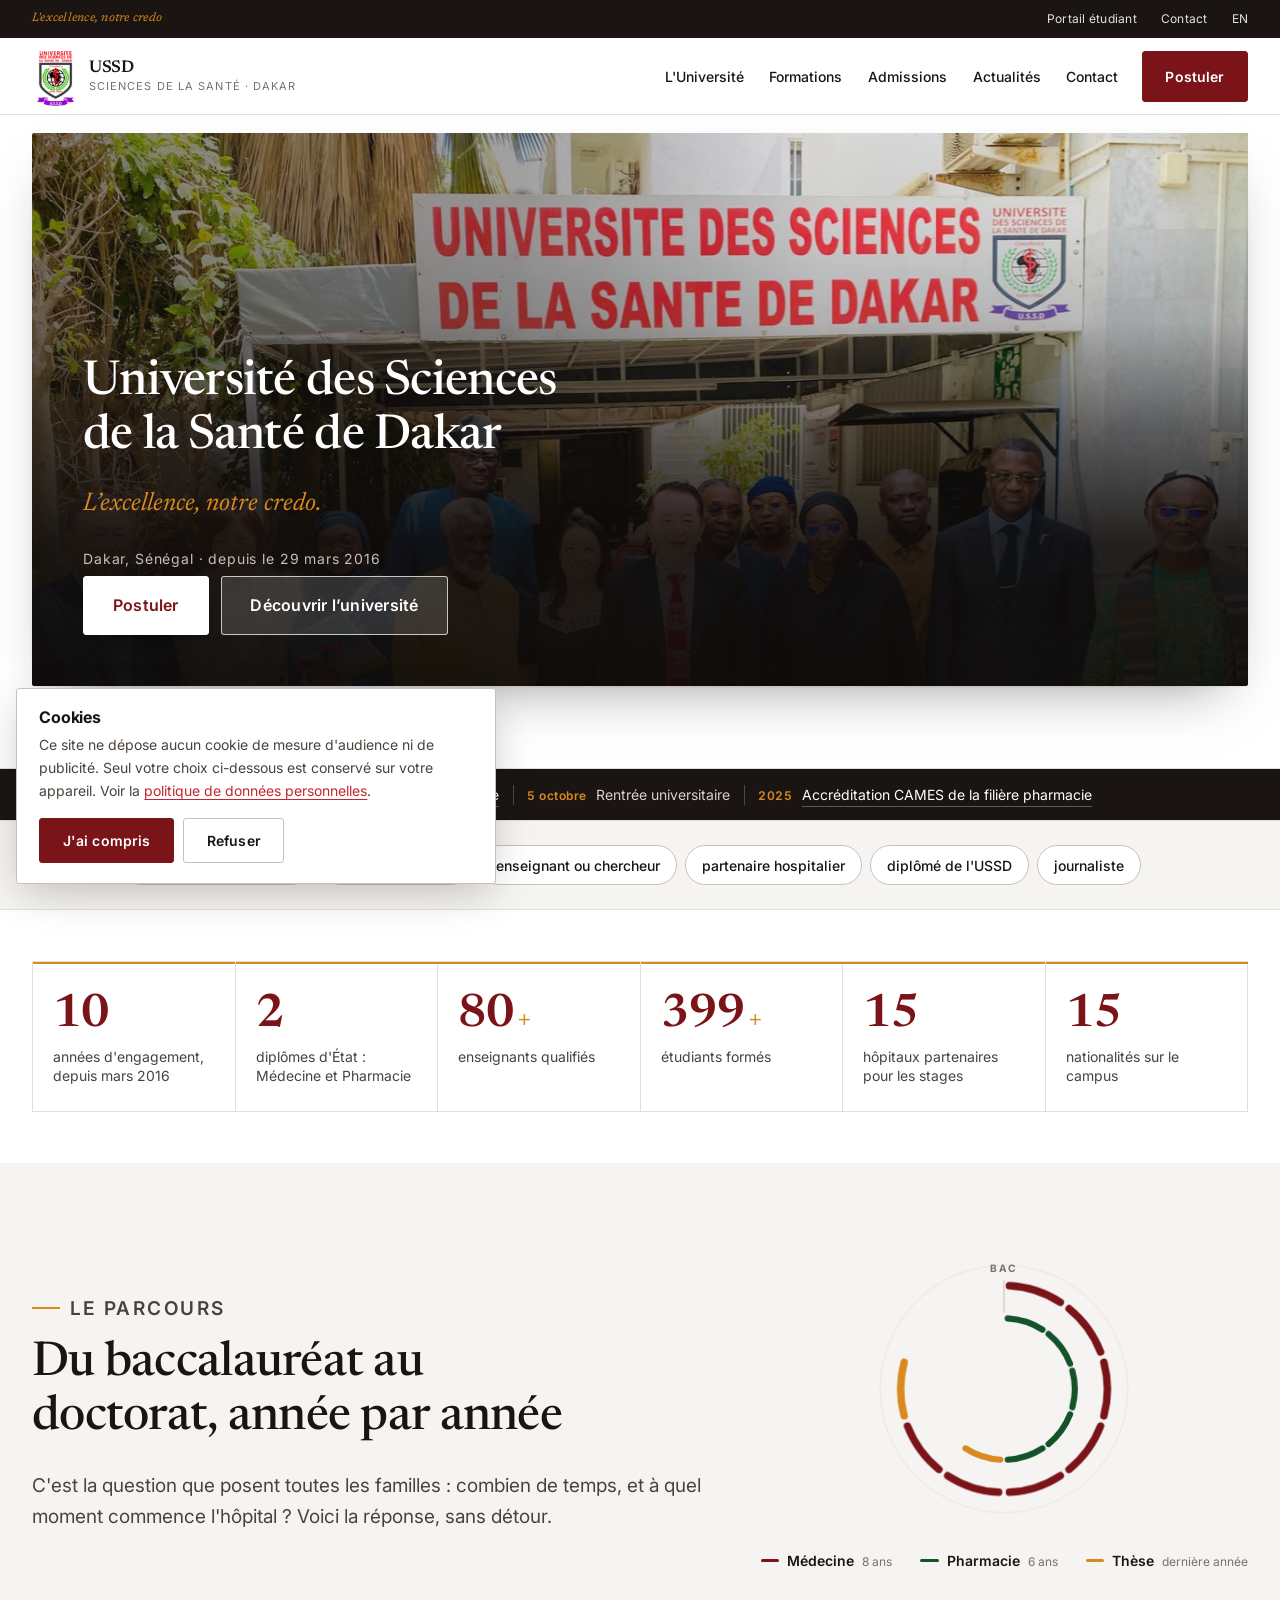
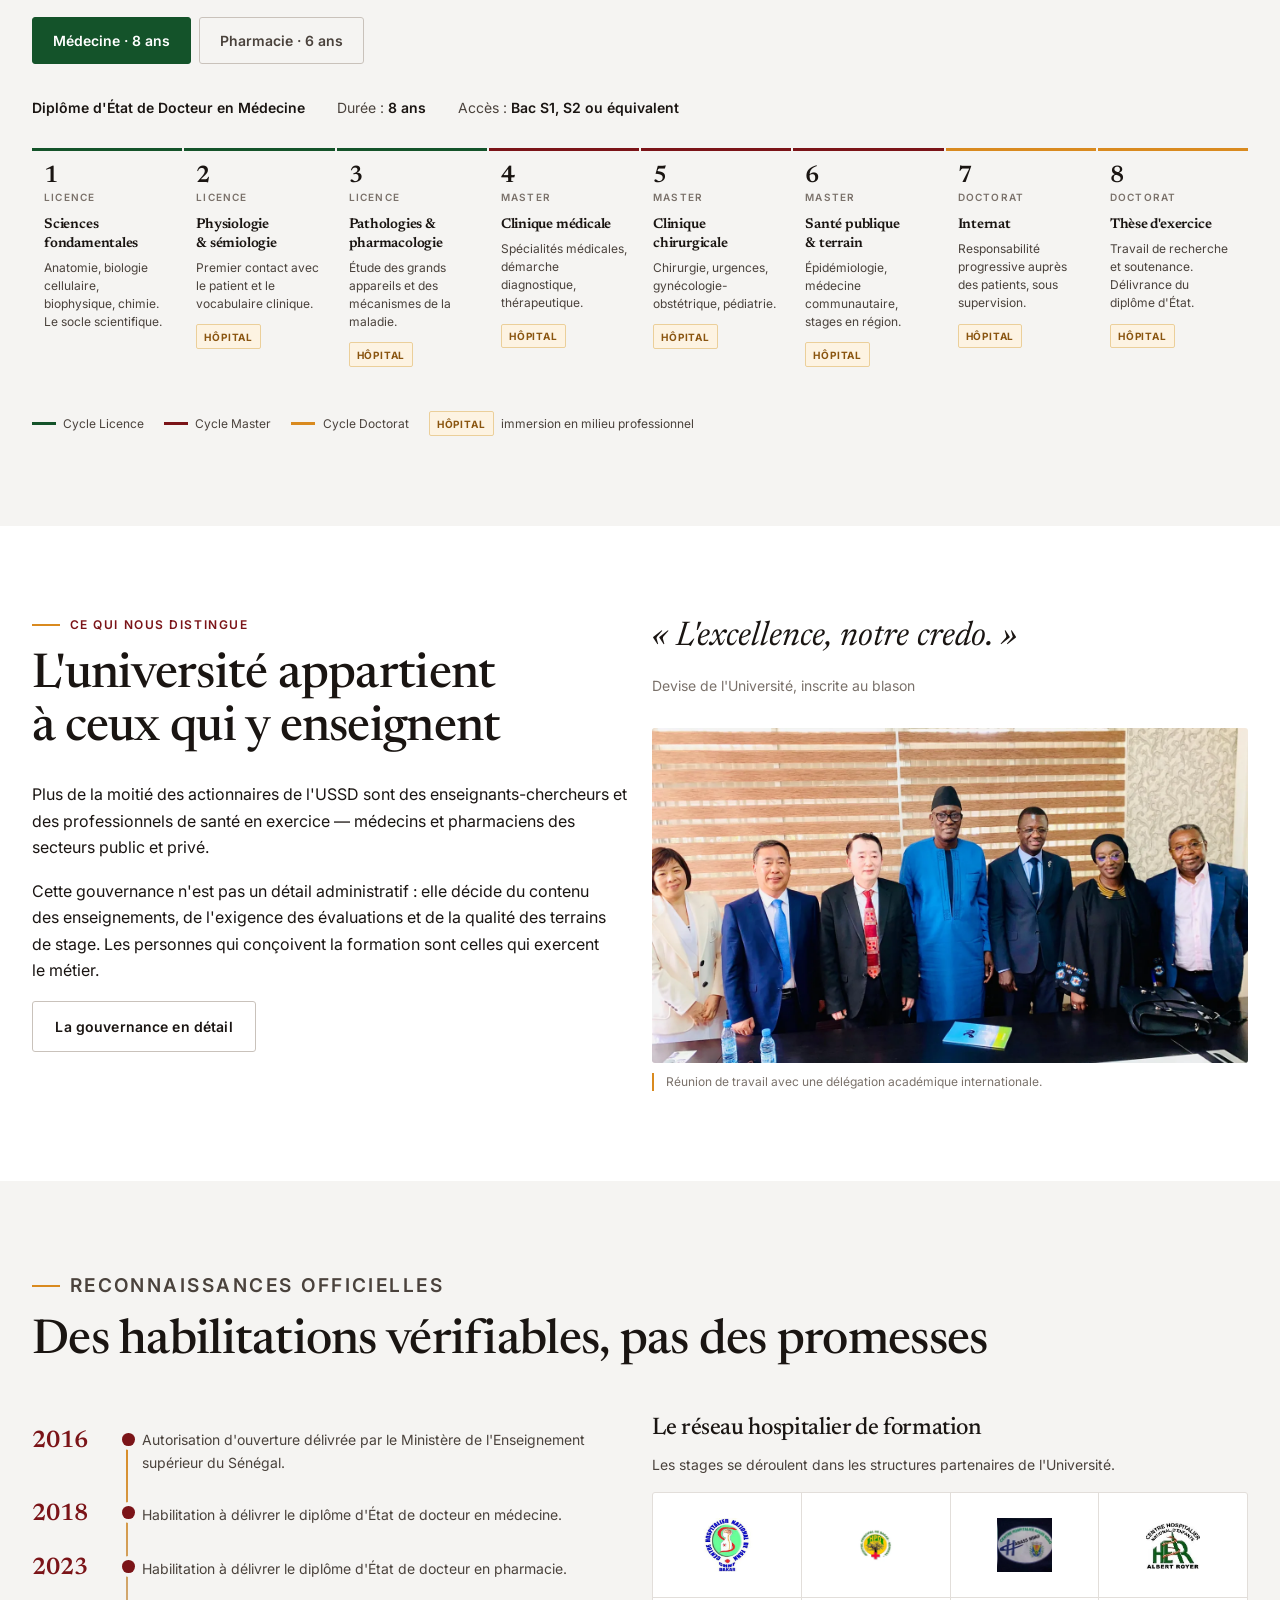
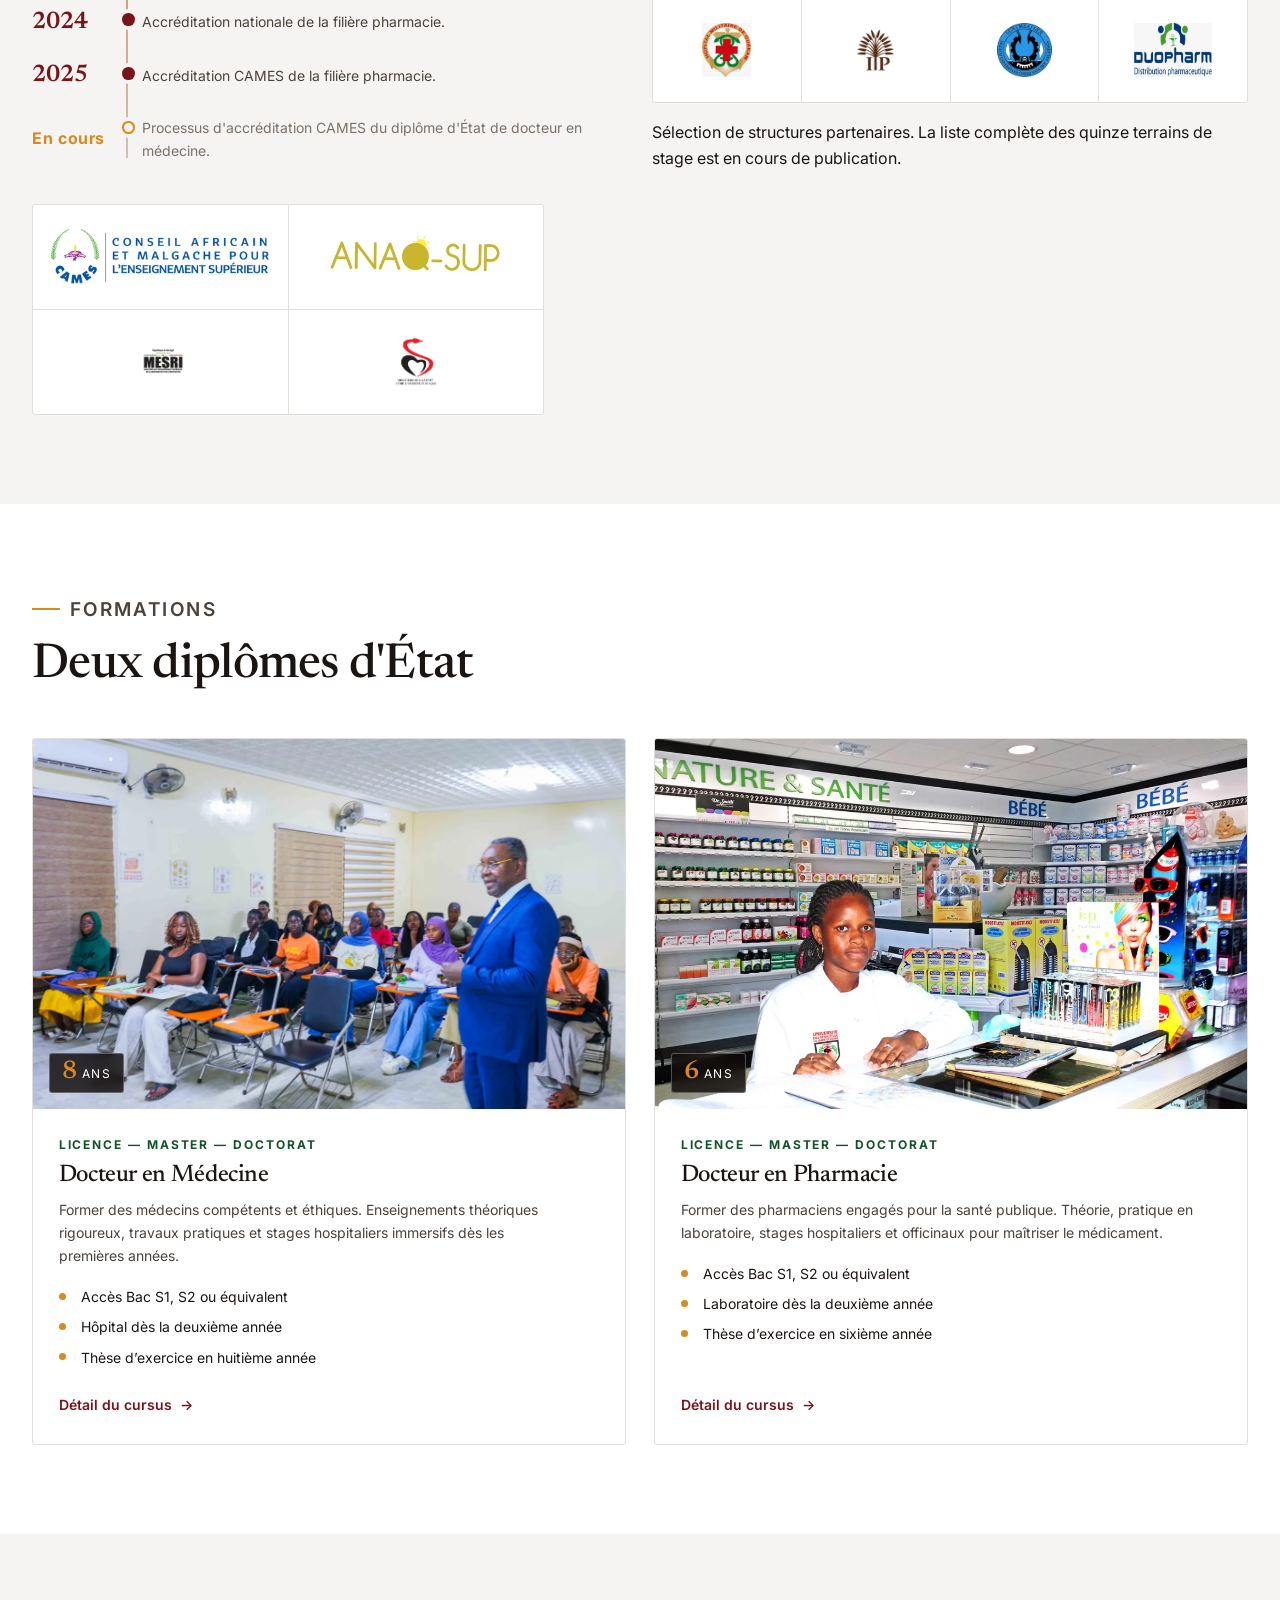
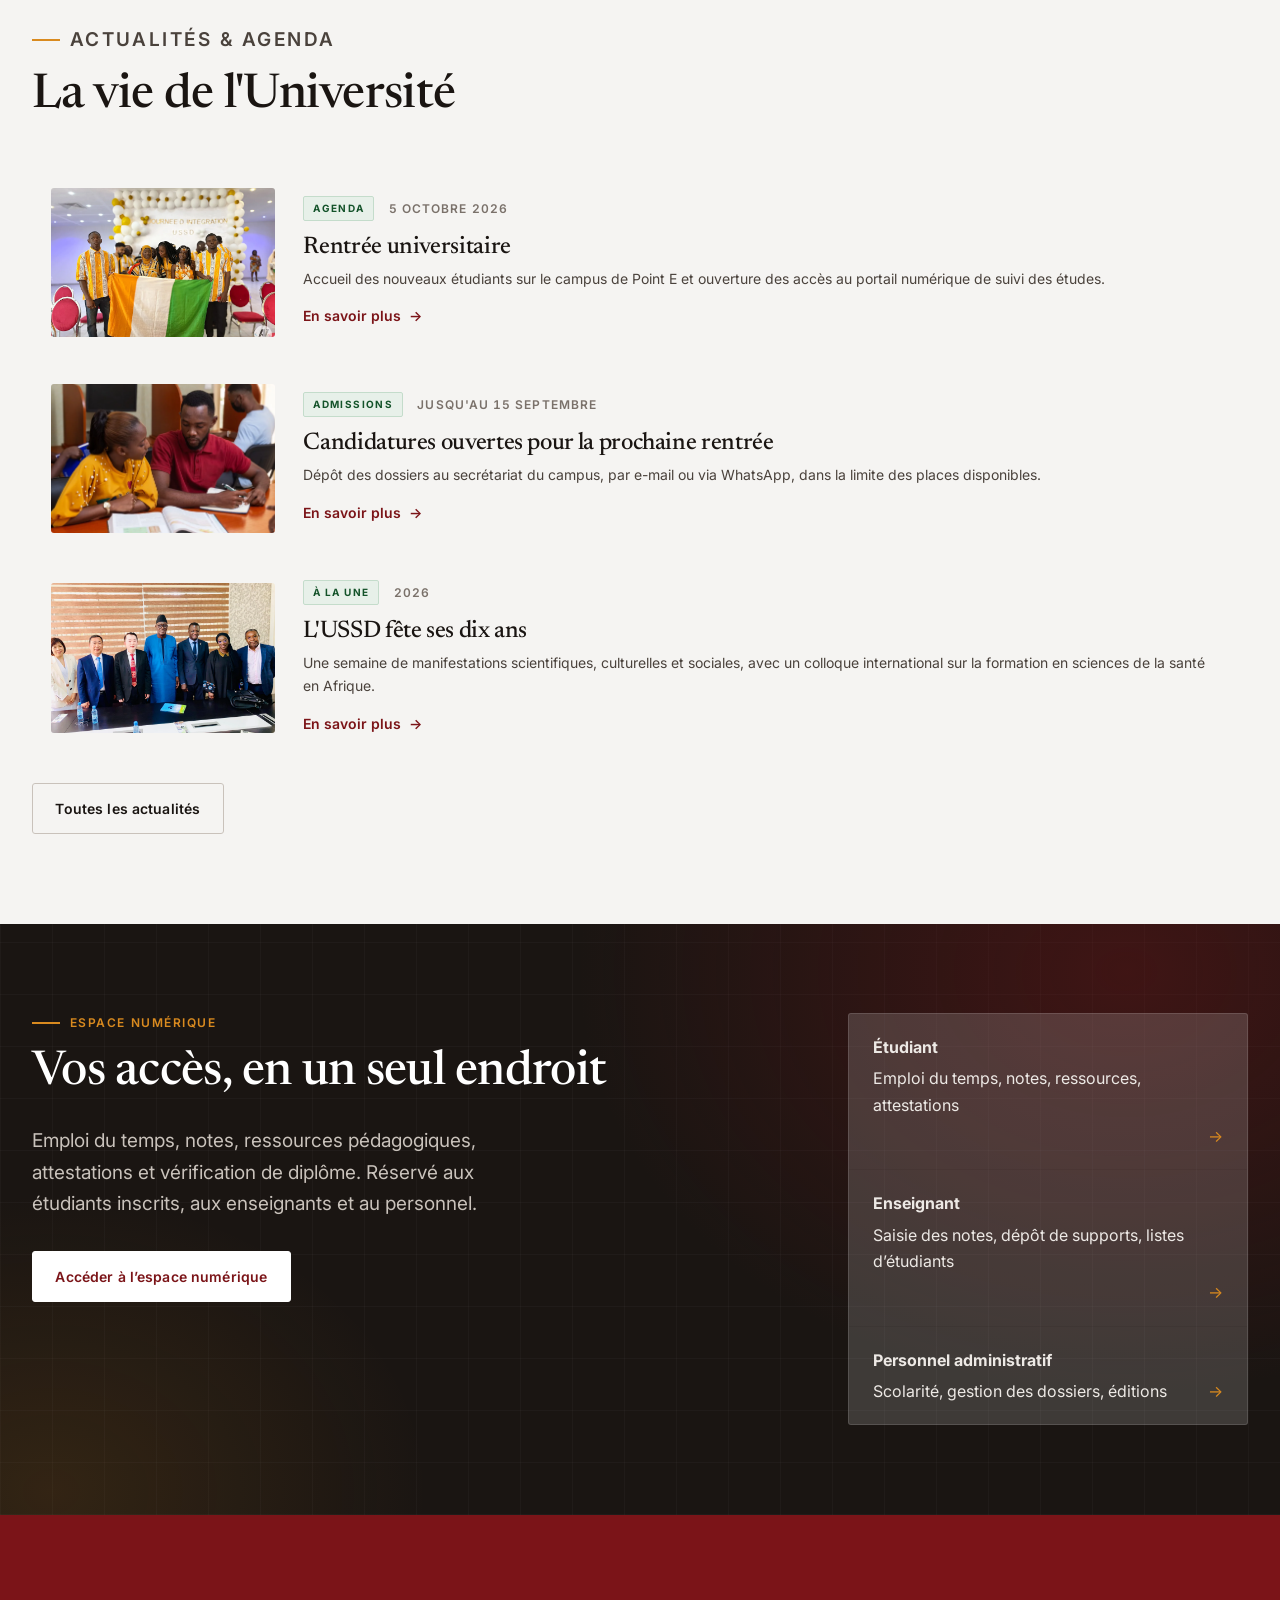
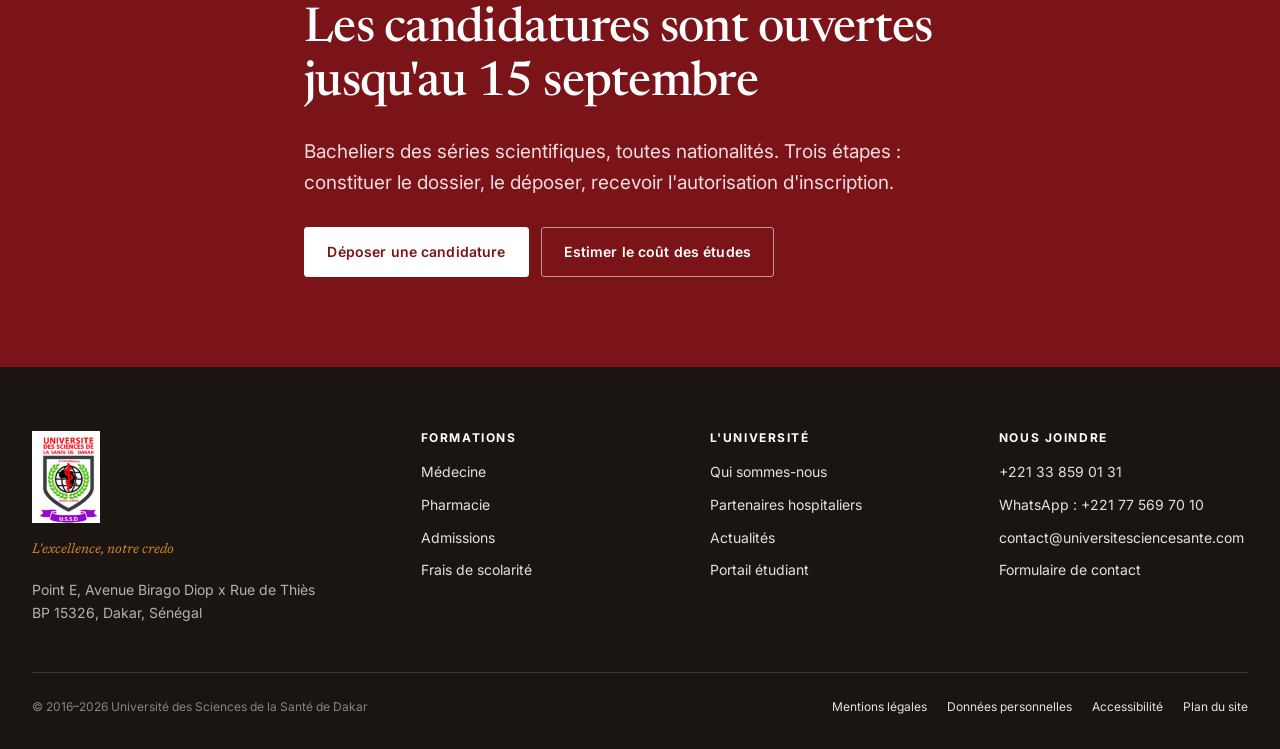
<file: index.html>
<!DOCTYPE html>
<html lang="fr">
<head>
<meta charset="utf-8">
<meta name="viewport" content="width=device-width, initial-scale=1">
<title>USSD — Université des Sciences de la Santé de Dakar | Médecine & Pharmacie</title>
<meta name="description" content="Université privée d'enseignement supérieur reconnue par l'État du Sénégal. Diplômes d'État de Docteur en Médecine (8 ans) et de Docteur en Pharmacie (6 ans). Candidatures ouvertes du 30 juin au 15 septembre.">
<meta name="robots" content="noindex, nofollow">  <!-- APERCU : retirer cette ligne pour la mise en ligne publique -->
<link rel="canonical" href="https://www.universitesciencesante.com/">
<meta property="og:type" content="website">
<meta property="og:locale" content="fr_SN">
<meta property="og:site_name" content="Université des Sciences de la Santé de Dakar">
<meta property="og:title" content="USSD — Former les médecins et pharmaciens dont l'Afrique de l'Ouest a besoin">
<meta property="og:description" content="Deux diplômes d'État, un corps enseignant de plus de 80 praticiens, 15 hôpitaux partenaires. Dakar, depuis 2016.">
<meta property="og:url" content="https://www.universitesciencesante.com/">
<meta name="twitter:card" content="summary_large_image">
<meta name="theme-color" content="#7B1418">
<link rel="icon" href="assets/img/logo-ussd.png">

<link rel="preconnect" href="https://fonts.googleapis.com">
<link rel="preconnect" href="https://fonts.gstatic.com" crossorigin>
<link rel="stylesheet" href="https://fonts.googleapis.com/css2?family=Inter:wght@400;500;600;700&family=Newsreader:ital,opsz,wght@0,6..72,400;0,6..72,500;0,6..72,600;1,6..72,400&display=swap">
<link rel="stylesheet" href="assets/css/ussd.css">
<link rel="preload" as="image" href="assets/img/photos/slide-1-1400.webp"
      imagesrcset="assets/img/photos/slide-1-900.webp 900w, assets/img/photos/slide-1-1400.webp 1400w, assets/img/photos/slide-1-1900.webp 1900w"
      imagesizes="(max-width: 78rem) 100vw, 76rem" fetchpriority="high">
<script defer src="assets/js/ussd.js"></script>

<script type="application/ld+json">
{
  "@context": "https://schema.org",
  "@type": "CollegeOrUniversity",
  "name": "Université des Sciences de la Santé de Dakar",
  "alternateName": "USSD",
  "slogan": "L'excellence, notre credo",
  "foundingDate": "2016-03-29",
  "url": "https://www.universitesciencesante.com/",
  "logo": "https://www.universitesciencesante.com/assets/img/logo-ussd.png",
  "email": "contact@universitesciencesante.com",
  "telephone": "+221338590131",
  "address": {
    "@type": "PostalAddress",
    "streetAddress": "Point E, Avenue Birago Diop x Rue de Thiès, BP 15326",
    "addressLocality": "Dakar",
    "addressCountry": "SN"
  },
  "hasCredential": [
    { "@type": "EducationalOccupationalCredential", "name": "Diplôme d'État de Docteur en Médecine", "credentialCategory": "degree" },
    { "@type": "EducationalOccupationalCredential", "name": "Diplôme d'État de Docteur en Pharmacie", "credentialCategory": "degree" }
  ]
}
</script>
</head>
<body>
<a class="skip-link" href="#contenu">Aller au contenu principal</a>

<div class="topbar">
  <div class="wrap">
    <span class="topbar__motto">L'excellence, notre credo</span>
    <a href="portail.html">Portail étudiant</a>
    <a href="contact.html">Contact</a>
    <a href="#" lang="en" hreflang="en" aria-label="Switch to English — coming soon">EN</a>
  </div>
</div>

<header class="masthead">
  <div class="wrap">
    <a class="brand" href="index.html">
      <img src="assets/img/logo-ussd.png" alt="" width="44" height="59">
      <span>
        <span class="brand__name">USSD</span>
        <span class="brand__sub">Sciences de la santé · Dakar</span>
      </span>
    </a>

    <button class="nav-toggle" type="button" aria-expanded="false" aria-controls="nav-principal">
      <span class="nav-toggle__text">Menu</span>
    </button>

    <nav class="nav" id="nav-principal" aria-label="Navigation principale">
      <ul>
        <li><a href="l-universite.html">L'Université</a></li>
        <li><a href="formations.html">Formations</a></li>
        <li><a href="admissions.html">Admissions</a></li>
        <li><a href="actualites.html">Actualités</a></li>
        <li><a href="contact.html">Contact</a></li>
      </ul>
    </nav>

    <a class="btn btn--primary" href="admissions.html#candidater">Postuler</a>
  </div>
</header>

<main id="contenu">

  <!-- Hero — piece institutionnelle en trois actes.
       ACTE 1 « Qui sommes-nous » : travelling avant lent, blason puis nom puis
         devise. Immersion.
       ACTE 2 « Ce que nous offrons » : travelling lateral, faits reveles en
         cascade. Demonstration.
       ACTE 3 « Quel avenir » : recul de camera, rythme ralenti, promesse puis
         appel a l'action, et tenue longue en fin de plan. Projection.
       Les trois voiles sont dimensionnes par mesure pour tenir le contraste AA
       dans la zone de texte propre a chaque acte : aucune animation ne passe
       jamais derriere un texte, seule l'image bouge, sous le voile. -->
  <section class="hero" id="diaporama" role="region"
           aria-roledescription="carrousel"
           aria-label="L&rsquo;Université des Sciences de la Santé de Dakar en trois temps">
    <div class="wrap">
      <div class="cine">
        <div class="cine__scene">

          <!-- ================= ACTE 1 — QUI SOMMES-NOUS ================= -->
          <article class="cine__slide cine__slide--1 is-active" data-duree="4500"
                   role="group" aria-roledescription="diapositive" aria-label="1 sur 3">
            <div class="cine__fond">
              <img src="assets/img/photos/slide-1-1400.webp"
                 srcset="assets/img/photos/slide-1-900.webp 900w,
                         assets/img/photos/slide-1-1400.webp 1400w,
                         assets/img/photos/slide-1-1900.webp 1900w"
                 sizes="(max-width: 78rem) 100vw, 76rem"
                 alt="" width="1400" height="788" fetchpriority="high" decoding="async">
            </div>
            <div class="cine__voile" aria-hidden="true"></div>
            <div class="cine__texte">
              <h1 class="cine__nom" style="--d:.15s">Université des Sciences<br>de la Santé de Dakar</h1>
              <p class="cine__credo" style="--d:.60s">L&rsquo;excellence, notre credo.</p>
              <p class="cine__pied" style="--d:1.00s">Dakar, Sénégal &middot; depuis le 29 mars 2016</p>
              <div class="cine__appel" style="--d:1.50s">
                <a class="btn btn--light" href="admissions.html#candidater">Postuler</a>
                <a class="btn btn--contour" href="l-universite.html">Découvrir l&rsquo;université</a>
              </div>
            </div>
          </article>

          <!-- ================= ACTE 2 — CE QUE NOUS OFFRONS ============== -->
          <article class="cine__slide cine__slide--2" data-duree="5000"
                   role="group" aria-roledescription="diapositive" aria-label="2 sur 3">
            <div class="cine__fond">
              <img src="assets/img/photos/slide-2-1400.webp"
                 srcset="assets/img/photos/slide-2-900.webp 900w,
                         assets/img/photos/slide-2-1400.webp 1400w,
                         assets/img/photos/slide-2-1900.webp 1900w"
                 sizes="(max-width: 78rem) 100vw, 76rem"
                 alt="" width="1400" height="788" loading="lazy" decoding="async">
            </div>
            <div class="cine__voile" aria-hidden="true"></div>
            <div class="cine__texte">
              <p class="cine__kicker" style="--d:.15s">Ce que nous offrons</p>
              <p class="cine__titre" style="--d:.40s">Deux diplômes d&rsquo;État.<br>L&rsquo;hôpital dès les premières années.</p>
              <ul class="cine__faits">
                <li style="--d:.90s"><b>8 ans</b><span>Docteur en Médecine</span></li>
                <li style="--d:1.12s"><b>6 ans</b><span>Docteur en Pharmacie</span></li>
                <li style="--d:1.34s"><b>80+</b><span>enseignants qualifiés</span></li>
                <li style="--d:1.56s"><b>15</b><span>hôpitaux partenaires</span></li>
                <li style="--d:1.78s"><b>2025</b><span>accréditation CAMES</span></li>
              </ul>
            </div>
          </article>

          <!-- ================= ACTE 3 — QUEL AVENIR ====================== -->
          <article class="cine__slide cine__slide--3" data-duree="5500"
                   role="group" aria-roledescription="diapositive" aria-label="3 sur 3">
            <div class="cine__fond">
              <img src="assets/img/photos/slide-3-1400.webp"
                 srcset="assets/img/photos/slide-3-900.webp 900w,
                         assets/img/photos/slide-3-1400.webp 1400w,
                         assets/img/photos/slide-3-1900.webp 1900w"
                 sizes="(max-width: 78rem) 100vw, 76rem"
                 alt="" width="1400" height="788" loading="lazy" decoding="async">
            </div>
            <div class="cine__voile" aria-hidden="true"></div>
            <div class="cine__texte">
              <p class="cine__kicker" style="--d:.20s">Votre avenir</p>
              <p class="cine__promesse" style="--d:.55s">Soigner demain<br>commence ici.</p>
              <p class="cine__appui" style="--d:1.05s">Médecine et pharmacie &mdash; deux diplômes d&rsquo;État, à Dakar.</p>
              <p class="cine__signature" style="--d:1.70s">L&rsquo;excellence, notre credo.</p>
              <div class="cine__appel" style="--d:2.20s">
                <a class="btn btn--light" href="admissions.html#candidater">Postuler</a>
                <a class="btn btn--contour" href="formations.html">Voir les cursus</a>
              </div>
              <p class="cine__pied" style="--d:2.60s">Rentrée le 5 octobre &middot; candidatures jusqu&rsquo;au 15 septembre</p>
            </div>
          </article>

        </div>

        <div class="cine__pilote">
          <!-- Obligatoire tant que le diaporama defile seul (WCAG 2.2.2).
               Invisible a la souris, revele des qu'il recoit le focus. -->
          <button type="button" class="diapo__arret" data-diapo="pause"
                  aria-label="Arrêter le défilement automatique">Arrêter le défilement</button>
          <div class="cine__jauge">
            <button type="button" class="pas is-active" data-vers="0" aria-label="Acte 1 sur 3 : qui sommes-nous" aria-current="true"><i></i></button>
            <button type="button" class="pas" data-vers="1" aria-label="Acte 2 sur 3 : ce que nous offrons" aria-current="false"><i></i></button>
            <button type="button" class="pas" data-vers="2" aria-label="Acte 3 sur 3 : quel avenir" aria-current="false"><i></i></button>
          </div>
        </div>

        <p id="diapo-vue" class="visually-hidden" aria-live="off">Acte 1 sur 3 : qui sommes-nous.</p>
      </div>
    </div>
  </section>

  <!-- Bandeau d'annonces daté (exigence n° 6 du brief : « bandeau d'actualités
       mis à jour en continu »). Trois faits datés maximum, le plus urgent en tête.
       À tenir à jour : une annonce périmée décrédibilise plus qu'elle n'informe. -->
  <aside class="annonces" aria-label="Annonces en cours">
    <div class="wrap annonces__row">
      <p class="annonces__label">À la une</p>
      <ul>
        <li>
          <time datetime="2026-09-15">Jusqu'au 15 sept.</time>
          <a href="admissions.html#candidater">Candidatures ouvertes pour la rentrée</a>
        </li>
        <li>
          <time datetime="2026-10-05">5 octobre</time>
          <span>Rentrée universitaire</span>
        </li>
        <li>
          <time datetime="2025">2025</time>
          <a href="#confiance-titre">Accréditation CAMES de la filière pharmacie</a>
        </li>
      </ul>
    </div>
  </aside>

  <!-- Sélecteur de parcours par profil : chaque persona à 2 clics de sa destination -->
  <section class="persona" aria-labelledby="persona-titre">
    <div class="wrap persona__row">
      <p class="persona__label" id="persona-titre">Je suis…</p>
      <ul class="persona__list">
        <li><a href="admissions.html">futur étudiant ou parent</a></li>
        <li><a href="portail.html">étudiant à l'USSD</a></li>
        <li><a href="l-universite.html#corps-enseignant">enseignant ou chercheur</a></li>
        <li><a href="l-universite.html#partenariats">partenaire hospitalier</a></li>
        <li><a href="l-universite.html#alumni">diplômé de l'USSD</a></li>
        <li><a href="contact.html#presse">journaliste</a></li>
      </ul>
    </div>
  </section>

  <!-- Chiffres clés : uniquement des données publiées par l'établissement -->
  <section class="band band--tight" aria-labelledby="chiffres-titre">
    <div class="wrap">
      <h2 class="visually-hidden" id="chiffres-titre">L'USSD en chiffres</h2>
      <div class="stats">
        <div class="stat" style="--i:0"><span class="stat__value" data-cible="10"><span class="stat__num" aria-hidden="true">0</span><span class="visually-hidden">10</span></span><span class="stat__label">années d'engagement, depuis mars 2016</span></div>
        <div class="stat" style="--i:1"><span class="stat__value" data-cible="2"><span class="stat__num" aria-hidden="true">0</span><span class="visually-hidden">2</span></span><span class="stat__label">diplômes d'État : Médecine et Pharmacie</span></div>
        <div class="stat" style="--i:2"><span class="stat__value" data-cible="80"><span class="stat__num" aria-hidden="true">0</span><i class="stat__plus" aria-hidden="true">+</i><span class="visually-hidden">plus de 80</span></span><span class="stat__label">enseignants qualifiés</span></div>
        <div class="stat" style="--i:3"><span class="stat__value" data-cible="400"><span class="stat__num" aria-hidden="true">0</span><i class="stat__plus" aria-hidden="true">+</i><span class="visually-hidden">plus de 400</span></span><span class="stat__label">étudiants formés</span></div>
        <div class="stat" style="--i:4"><span class="stat__value" data-cible="15"><span class="stat__num" aria-hidden="true">0</span><span class="visually-hidden">15</span></span><span class="stat__label">hôpitaux partenaires pour les stages</span></div>
        <div class="stat" style="--i:5"><span class="stat__value" data-cible="15"><span class="stat__num" aria-hidden="true">0</span><span class="visually-hidden">15</span></span><span class="stat__label">nationalités sur le campus</span></div>
      </div>
    </div>
  </section>

  <!-- ================= SIGNATURE : LE PARCOURS ================= -->
  <section class="band band--mist" aria-labelledby="parcours-titre">
    <div class="wrap">
      <div class="parcours-tete">
        <div class="section-head" style="margin-bottom:0">
          <p class="eyebrow">Le parcours</p>
        <h2 id="parcours-titre">Du baccalauréat au doctorat, année par année</h2>
        <p>
          C'est la question que posent toutes les familles : combien de temps, et à quel moment
          commence l'hôpital&nbsp;? Voici la réponse, sans détour.
        </p>
        </div>
      <div class="hero__objet reveal">
        <svg class="cursus" viewBox="0 0 400 400" role="img"
             aria-labelledby="cursus-titre cursus-desc">
          <title id="cursus-titre">Les deux cursus de l&rsquo;USSD</title>
          <desc id="cursus-desc">Deux arcs concentriques. L&rsquo;arc extérieur compte huit
            segments, un par année du diplôme d&rsquo;État de docteur en médecine. L&rsquo;arc
            intérieur en compte six, un par année du diplôme d&rsquo;État de docteur en
            pharmacie. Les deux arcs partent du haut du cadran, au baccalauréat. Le dernier segment de chaque arc marque l&rsquo;année de thèse.</desc>

          <circle class="cadre" cx="200" cy="200" r="182"/>

          <!-- Origine commune : le baccalaureat, en haut du cadran. -->
          <line class="origine" x1="200" y1="40" x2="200" y2="88"/>
          <text class="origine-txt" x="200" y="28">BAC</text>

          <!-- medecine : 8 ans -->
          <path class="arc arc--medecine" style="--i:0" d="M 207.96 48.21 A 152.0 152.0 0 0 1 282.79 72.52"/>
          <path class="arc arc--medecine" style="--i:1" d="M 295.66 81.87 A 152.0 152.0 0 0 1 341.90 145.53"/>
          <path class="arc arc--medecine" style="--i:2" d="M 346.82 160.66 A 152.0 152.0 0 0 1 346.82 239.34"/>
          <path class="arc arc--medecine" style="--i:3" d="M 341.90 254.47 A 152.0 152.0 0 0 1 295.66 318.13"/>
          <path class="arc arc--medecine" style="--i:4" d="M 282.79 327.48 A 152.0 152.0 0 0 1 207.96 351.79"/>
          <path class="arc arc--medecine" style="--i:5" d="M 192.04 351.79 A 152.0 152.0 0 0 1 117.21 327.48"/>
          <path class="arc arc--medecine" style="--i:6" d="M 104.34 318.13 A 152.0 152.0 0 0 1 58.10 254.47"/>
          <path class="arc arc--medecine is-diplome" style="--i:7" d="M 53.18 239.34 A 152.0 152.0 0 0 1 53.18 160.66"/>

          <!-- pharmacie : 6 ans -->
          <path class="arc arc--pharmacie" style="--i:1" d="M 205.44 96.14 A 104.0 104.0 0 0 1 256.64 112.78"/>
          <path class="arc arc--pharmacie" style="--i:2" d="M 265.45 119.18 A 104.0 104.0 0 0 1 297.09 162.73"/>
          <path class="arc arc--pharmacie" style="--i:3" d="M 300.46 173.08 A 104.0 104.0 0 0 1 300.46 226.92"/>
          <path class="arc arc--pharmacie" style="--i:4" d="M 297.09 237.27 A 104.0 104.0 0 0 1 265.45 280.82"/>
          <path class="arc arc--pharmacie" style="--i:5" d="M 256.64 287.22 A 104.0 104.0 0 0 1 205.44 303.86"/>
          <path class="arc arc--pharmacie is-diplome" style="--i:6" d="M 194.56 303.86 A 104.0 104.0 0 0 1 143.36 287.22"/>
        </svg>

        <ul class="cursus-legende">
          <li><i class="chip chip--medecine"></i><b>Médecine</b><span>8 ans</span></li>
          <li><i class="chip chip--pharmacie"></i><b>Pharmacie</b><span>6 ans</span></li>
          <li><i class="chip chip--diplome"></i><b>Thèse</b><span>dernière année</span></li>
        </ul>
      </div>
      </div>

      <div class="tabs" role="tablist" data-tabs="parcours" aria-label="Choisir un cursus">
        <button class="tab" role="tab" id="tab-medecine" aria-controls="panneau-medecine" aria-selected="true" type="button">Médecine · 8 ans</button>
        <button class="tab" role="tab" id="tab-pharmacie" aria-controls="panneau-pharmacie" aria-selected="false" tabindex="-1" type="button">Pharmacie · 6 ans</button>
      </div>

      <!-- CONTENU À VALIDER par la direction pédagogique : la répartition par année
           ci-dessous suit l'architecture LMD annoncée. Les intitulés précis de chaque
           année doivent être confirmés avant mise en ligne. -->
      <div class="parcours" role="tabpanel" id="panneau-medecine" aria-labelledby="tab-medecine" tabindex="0">
        <div class="parcours__meta">
          <span><b>Diplôme d'État de Docteur en Médecine</b></span>
          <span>Durée&nbsp;: <b>8 ans</b></span>
          <span>Accès&nbsp;: <b>Bac S1, S2 ou équivalent</b></span>
        </div>
        <ol class="ladder" style="--years:8">
          <li class="year" data-cycle="1" style="--i:0"><span class="year__n">1<small>Licence</small></span><h3 class="year__title">Sciences fondamentales</h3><p class="year__desc">Anatomie, biologie cellulaire, biophysique, chimie. Le socle scientifique.</p></li>
          <li class="year" data-cycle="1" style="--i:1"><span class="year__n">2<small>Licence</small></span><h3 class="year__title">Physiologie &amp; sémiologie</h3><p class="year__desc">Premier contact avec le patient et le vocabulaire clinique.</p><span class="year__flag">Hôpital</span></li>
          <li class="year" data-cycle="1" style="--i:2"><span class="year__n">3<small>Licence</small></span><h3 class="year__title">Pathologies &amp; pharmacologie</h3><p class="year__desc">Étude des grands appareils et des mécanismes de la maladie.</p><span class="year__flag">Hôpital</span></li>
          <li class="year" data-cycle="2" style="--i:3"><span class="year__n">4<small>Master</small></span><h3 class="year__title">Clinique médicale</h3><p class="year__desc">Spécialités médicales, démarche diagnostique, thérapeutique.</p><span class="year__flag">Hôpital</span></li>
          <li class="year" data-cycle="2" style="--i:4"><span class="year__n">5<small>Master</small></span><h3 class="year__title">Clinique chirurgicale</h3><p class="year__desc">Chirurgie, urgences, gynécologie-obstétrique, pédiatrie.</p><span class="year__flag">Hôpital</span></li>
          <li class="year" data-cycle="2" style="--i:5"><span class="year__n">6<small>Master</small></span><h3 class="year__title">Santé publique &amp; terrain</h3><p class="year__desc">Épidémiologie, médecine communautaire, stages en région.</p><span class="year__flag">Hôpital</span></li>
          <li class="year" data-cycle="3" style="--i:6"><span class="year__n">7<small>Doctorat</small></span><h3 class="year__title">Internat</h3><p class="year__desc">Responsabilité progressive auprès des patients, sous supervision.</p><span class="year__flag">Hôpital</span></li>
          <li class="year" data-cycle="3" style="--i:7"><span class="year__n">8<small>Doctorat</small></span><h3 class="year__title">Thèse d'exercice</h3><p class="year__desc">Travail de recherche et soutenance. Délivrance du diplôme d'État.</p><span class="year__flag">Hôpital</span></li>
        </ol>
      </div>

      <div class="parcours" role="tabpanel" id="panneau-pharmacie" aria-labelledby="tab-pharmacie" tabindex="0" hidden>
        <div class="parcours__meta">
          <span><b>Diplôme d'État de Docteur en Pharmacie</b></span>
          <span>Durée&nbsp;: <b>6 ans</b></span>
          <span>Accès&nbsp;: <b>Bac S1, S2 ou équivalent</b></span>
        </div>
        <ol class="ladder" style="--years:6">
          <li class="year" data-cycle="1" style="--i:0"><span class="year__n">1<small>Licence</small></span><h3 class="year__title">Sciences du médicament</h3><p class="year__desc">Chimie, physique, biologie, mathématiques appliquées à la santé.</p></li>
          <li class="year" data-cycle="1" style="--i:1"><span class="year__n">2<small>Licence</small></span><h3 class="year__title">Chimie analytique &amp; galénique</h3><p class="year__desc">Formulation, contrôle qualité, travaux pratiques en laboratoire.</p><span class="year__flag">Laboratoire</span></li>
          <li class="year" data-cycle="1" style="--i:2"><span class="year__n">3<small>Licence</small></span><h3 class="year__title">Pharmacologie &amp; microbiologie</h3><p class="year__desc">Mécanismes d'action, interactions, agents infectieux.</p><span class="year__flag">Laboratoire</span></li>
          <li class="year" data-cycle="2" style="--i:3"><span class="year__n">4<small>Master</small></span><h3 class="year__title">Biologie médicale</h3><p class="year__desc">Hématologie, biochimie clinique, immunologie, parasitologie.</p><span class="year__flag">Hôpital</span></li>
          <li class="year" data-cycle="2" style="--i:4"><span class="year__n">5<small>Master</small></span><h3 class="year__title">Pharmacie clinique &amp; officine</h3><p class="year__desc">Dispensation, suivi thérapeutique, santé publique du médicament.</p><span class="year__flag">Officine</span></li>
          <li class="year" data-cycle="3" style="--i:5"><span class="year__n">6<small>Doctorat</small></span><h3 class="year__title">Thèse d'exercice</h3><p class="year__desc">Stage professionnel long, mémoire de recherche et soutenance.</p><span class="year__flag">Hôpital</span></li>
        </ol>
      </div>

      <p class="legend">
        <span><i style="background:var(--laurel)"></i> Cycle Licence</span>
        <span><i style="background:var(--oxblood)"></i> Cycle Master</span>
        <span><i style="background:var(--ochre)"></i> Cycle Doctorat</span>
        <span><span class="year__flag" style="margin:0">Hôpital</span> immersion en milieu professionnel</span>
      </p>
    </div>
  </section>

  <!-- Ce qui distingue l'établissement : la gouvernance, fait vérifiable et rare -->
  <section class="band" aria-labelledby="gouvernance-titre">
    <div class="wrap grid grid--2">
      <div>
        <p class="eyebrow">Ce qui nous distingue</p>
        <h2 id="gouvernance-titre">L'université appartient à ceux qui y enseignent</h2>
        <p class="measure">
          Plus de la moitié des actionnaires de l'USSD sont des enseignants-chercheurs et des
          professionnels de santé en exercice — médecins et pharmaciens des secteurs public et privé.
        </p>
        <p class="measure">
          Cette gouvernance n'est pas un détail administratif&nbsp;: elle décide du contenu des
          enseignements, de l'exigence des évaluations et de la qualité des terrains de stage.
          Les personnes qui conçoivent la formation sont celles qui exercent le métier.
        </p>
        <p><a class="btn btn--ghost" href="l-universite.html">La gouvernance en détail</a></p>
      </div>
      <div>
        <blockquote class="quote">
          « L'excellence, notre credo. »
          <cite>Devise de l'Université, inscrite au blason</cite>
        </blockquote>
        <figure class="figure figure--wide" style="margin-top:2rem">
          <img src="assets/img/photos/delegation.webp" alt="Responsables de l'USSD et délégation académique internationale réunis en salle de conseil" width="1400" height="788" loading="lazy" decoding="async">
          <figcaption>Réunion de travail avec une délégation académique internationale.</figcaption>
        </figure>
      </div>
    </div>
  </section>

  <!-- Signaux de confiance : accréditations datées + réseau hospitalier -->
  <section class="band band--mist" aria-labelledby="confiance-titre">
    <div class="wrap">
      <div class="section-head">
        <p class="eyebrow">Reconnaissances officielles</p>
        <h2 id="confiance-titre">Des habilitations vérifiables, pas des promesses</h2>
      </div>
      <div class="grid grid--2">
        <div>
          <ul class="facts reveal">
            <li class="fact" style="--i:0"><time datetime="2016">2016</time><span>Autorisation d'ouverture délivrée par le Ministère de l'Enseignement supérieur du Sénégal.</span></li>
            <li class="fact" style="--i:1"><time datetime="2018">2018</time><span>Habilitation à délivrer le diplôme d'État de docteur en médecine.</span></li>
            <li class="fact" style="--i:2"><time datetime="2023">2023</time><span>Habilitation à délivrer le diplôme d'État de docteur en pharmacie.</span></li>
            <li class="fact" style="--i:3"><time datetime="2024">2024</time><span>Accréditation nationale de la filière pharmacie.</span></li>
            <li class="fact" style="--i:4"><time datetime="2025">2025</time><span>Accréditation CAMES de la filière pharmacie.</span></li>
            <li class="fact fact--encours" style="--i:5"><time datetime="2026">En cours</time><span>Processus d'accréditation CAMES du diplôme d'État de docteur en médecine.</span></li>
          </ul>
          <ul class="logo-wall reveal" style="--i:1;max-width:32rem;grid-template-columns:repeat(2,1fr)">
            <li><img src="assets/img/logos/logo-cames.webp" alt="CAMES — Conseil africain et malgache pour l'enseignement supérieur" width="320" height="80" loading="lazy" decoding="async"></li>
            <li><img src="assets/img/logos/logo-anaqsup.webp" alt="ANAQ-Sup — Autorité nationale d'assurance qualité de l'enseignement supérieur" width="320" height="102" loading="lazy" decoding="async"></li>
            <li><img src="assets/img/logos/logo-mesri.webp" alt="Ministère de l'Enseignement supérieur, de la Recherche et de l'Innovation" width="240" height="255" loading="lazy" decoding="async"></li>
            <li><img src="assets/img/logos/logo-min-sante.webp" alt="Ministère de la Santé du Sénégal" width="225" height="225" loading="lazy" decoding="async"></li>
          </ul>
        </div>
        <div>
          <h3>Le réseau hospitalier de formation</h3>
          <p style="color:var(--ink-soft);font-size:var(--t-sm)">
            Les stages se déroulent dans les structures partenaires de l'Université.
          </p>
          <ul class="logo-wall reveal" style="--i:1">
            <li><img src="assets/img/logos/logo-fann.webp" alt="Hôpital de Fann" width="240" height="171" loading="lazy" decoding="async"></li>
            <li><img src="assets/img/logos/logo-hopital-principal.webp" alt="Hôpital Principal de Dakar" width="240" height="240" loading="lazy" decoding="async"></li>
            <li><img src="assets/img/logos/logo-abass-ndao.webp" alt="Hôpital Abass Ndao" width="225" height="224" loading="lazy" decoding="async"></li>
            <li><img src="assets/img/logos/logo-albert-royer.webp" alt="Hôpital d'enfants Albert Royer" width="153" height="153" loading="lazy" decoding="async"></li>
            <li><img src="assets/img/logos/logo-ouakam.webp" alt="Hôpital de Ouakam" width="240" height="267" loading="lazy" decoding="async"></li>
            <li><img src="assets/img/logos/logo-institut-pasteur.webp" alt="Institut Pasteur de Dakar" width="240" height="240" loading="lazy" decoding="async"></li>
            <li><img src="assets/img/logos/logo-ucad.webp" alt="Université Cheikh Anta Diop de Dakar" width="240" height="135" loading="lazy" decoding="async"></li>
            <li><img src="assets/img/logos/logo-duopharm.webp" alt="Duopharm" width="240" height="168" loading="lazy" decoding="async"></li>
          </ul>
          <p class="hint" style="margin-top:1rem">Sélection de structures partenaires. La liste complète des quinze terrains de stage est en cours de publication.</p>
        </div>
      </div>
    </div>
  </section>

  <!-- Les deux formations -->
  <section class="band" aria-labelledby="formations-titre">
    <div class="wrap">
      <div class="section-head">
        <p class="eyebrow">Formations</p>
        <h2 id="formations-titre">Deux diplômes d'État</h2>
      </div>
      <div class="cursus-cartes">

        <a class="cursus-carte reveal" style="--i:0" href="formations.html#medecine">
          <div class="cursus-carte__vue">
            <img src="assets/img/photos/cours.webp"
                 alt="Séance d&rsquo;enseignement dans une salle de cours de l&rsquo;USSD"
                 width="800" height="500" loading="lazy" decoding="async">
            <span class="cursus-carte__duree"><b>8</b><small>ans</small></span>
          </div>
          <div class="cursus-carte__corps">
            <p class="cursus-carte__kicker">Licence &mdash; Master &mdash; Doctorat</p>
            <h3>Docteur en Médecine</h3>
            <p class="cursus-carte__texte">
              Former des médecins compétents et éthiques. Enseignements théoriques rigoureux,
              travaux pratiques et stages hospitaliers immersifs dès les premières années.
            </p>
            <ul class="cursus-carte__faits">
              <li>Accès Bac S1, S2 ou équivalent</li>
              <li>Hôpital dès la deuxième année</li>
              <li>Thèse d&rsquo;exercice en huitième année</li>
            </ul>
            <span class="cursus-carte__action">Détail du cursus<i aria-hidden="true">&rarr;</i></span>
          </div>
        </a>

        <a class="cursus-carte reveal" style="--i:1" href="formations.html#pharmacie">
          <div class="cursus-carte__vue">
            <img src="assets/img/photos/stage-officine.webp"
                 alt="Étudiante de l&rsquo;USSD en blouse blanche derrière le comptoir d&rsquo;une officine"
                 width="800" height="500" loading="lazy" decoding="async">
            <span class="cursus-carte__duree"><b>6</b><small>ans</small></span>
          </div>
          <div class="cursus-carte__corps">
            <p class="cursus-carte__kicker">Licence &mdash; Master &mdash; Doctorat</p>
            <h3>Docteur en Pharmacie</h3>
            <p class="cursus-carte__texte">
              Former des pharmaciens engagés pour la santé publique. Théorie, pratique en
              laboratoire, stages hospitaliers et officinaux pour maîtriser le médicament.
            </p>
            <ul class="cursus-carte__faits">
              <li>Accès Bac S1, S2 ou équivalent</li>
              <li>Laboratoire dès la deuxième année</li>
              <li>Thèse d&rsquo;exercice en sixième année</li>
            </ul>
            <span class="cursus-carte__action">Détail du cursus<i aria-hidden="true">&rarr;</i></span>
          </div>
        </a>

      </div>
    </div>
  </section>

  <!-- Actualités -->
  <section class="band band--mist" aria-labelledby="actu-titre">
    <div class="wrap">
      <div class="section-head">
        <p class="eyebrow">Actualités &amp; agenda</p>
        <h2 id="actu-titre">La vie de l'Université</h2>
      </div>
      <a class="news-item reveal" style="--i:0" href="actualites.html">
      <div class="news-item__vue">
        <img src="assets/img/photos/campus-03.webp" alt="Étudiants de l&rsquo;USSD lors de la journée d&rsquo;intégration"
             width="640" height="428" loading="lazy" decoding="async">
      </div>
      <div class="news-item__corps">
        <p class="news-item__meta">
          <span class="news-item__tag">Agenda</span>
          <time datetime="2026-10-05">5 octobre 2026</time>
        </p>
        <h3>Rentrée universitaire</h3>
        <p>Accueil des nouveaux étudiants sur le campus de Point E et ouverture des accès au portail numérique de suivi des études.</p>
        <span class="news-item__action">En savoir plus<i aria-hidden="true">&rarr;</i></span>
      </div>
    </a>
      <a class="news-item reveal" style="--i:1" href="admissions.html#candidater">
      <div class="news-item__vue">
        <img src="assets/img/photos/secretariat.webp" alt="Le secrétariat de l&rsquo;USSD, où sont déposés les dossiers de candidature"
             width="640" height="428" loading="lazy" decoding="async">
      </div>
      <div class="news-item__corps">
        <p class="news-item__meta">
          <span class="news-item__tag">Admissions</span>
          <time datetime="2026-09-15">Jusqu'au 15 septembre</time>
        </p>
        <h3>Candidatures ouvertes pour la prochaine rentrée</h3>
        <p>Dépôt des dossiers au secrétariat du campus, par e-mail ou via WhatsApp, dans la limite des places disponibles.</p>
        <span class="news-item__action">En savoir plus<i aria-hidden="true">&rarr;</i></span>
      </div>
    </a>
      <a class="news-item reveal" style="--i:2" href="actualites.html">
      <div class="news-item__vue">
        <img src="assets/img/photos/etudiants-02.webp" alt="Réunion officielle à l&rsquo;USSD avec une délégation académique internationale"
             width="640" height="428" loading="lazy" decoding="async">
      </div>
      <div class="news-item__corps">
        <p class="news-item__meta">
          <span class="news-item__tag">À la une</span>
          <time datetime="2026-03-29">2026</time>
        </p>
        <h3>L'USSD fête ses dix ans</h3>
        <p>Une semaine de manifestations scientifiques, culturelles et sociales, avec un colloque international sur la formation en sciences de la santé en Afrique.</p>
        <span class="news-item__action">En savoir plus<i aria-hidden="true">&rarr;</i></span>
      </div>
    </a>
      <p style="margin-top:1.75rem"><a class="btn btn--ghost" href="actualites.html">Toutes les actualités</a></p>
    </div>
  </section>

  <!-- Espace numerique : porte d'entree de la communaute. Fond sombre, comme
       la page portail — le passage du site public a la zone reservee se lit
       immediatement, sans changer d'identite. -->
  <section class="band portal" aria-labelledby="ent-titre">
    <div class="wrap portal__grid">
      <div>
        <p class="eyebrow">Espace numérique</p>
        <h2 id="ent-titre">Vos accès, en un seul endroit</h2>
        <p style="font-size:var(--t-lg);max-width:32rem;color:#C9C2BB">
          Emploi du temps, notes, ressources pédagogiques, attestations et vérification
          de diplôme. Réservé aux étudiants inscrits, aux enseignants et au personnel.
        </p>
        <p style="margin-top:2rem">
          <a class="btn btn--light" href="portail.html">Accéder à l&rsquo;espace numérique</a>
        </p>
      </div>
      <div class="access">
        <a href="portail.html#connexion">
          <b>Étudiant</b>
          <span>Emploi du temps, notes, ressources, attestations</span>
          <span class="arrow" aria-hidden="true">&rarr;</span>
        </a>
        <a href="portail.html#connexion">
          <b>Enseignant</b>
          <span>Saisie des notes, dépôt de supports, listes d&rsquo;étudiants</span>
          <span class="arrow" aria-hidden="true">&rarr;</span>
        </a>
        <a href="portail.html#connexion">
          <b>Personnel administratif</b>
          <span>Scolarité, gestion des dossiers, éditions</span>
          <span class="arrow" aria-hidden="true">&rarr;</span>
        </a>
      </div>
    </div>
  </section>

  <!-- Appel à candidature -->
  <section class="band cta-band" aria-labelledby="cta-titre">
    <div class="wrap measure">
      <h2 id="cta-titre">Les candidatures sont ouvertes jusqu'au 15 septembre</h2>
      <p>
        Bacheliers des séries scientifiques, toutes nationalités. Trois étapes&nbsp;:
        constituer le dossier, le déposer, recevoir l'autorisation d'inscription.
      </p>
      <div class="btn-row">
        <a class="btn btn--light" href="admissions.html#candidater">Déposer une candidature</a>
        <a class="btn btn--light" href="admissions.html#frais" style="background:transparent;color:#fff;border-color:rgba(255,255,255,.55)">Estimer le coût des études</a>
      </div>
    </div>
  </section>

</main>

<footer class="footer">
  <div class="wrap">
    <div class="footer__grid">
      <div class="footer__brand">
        <img src="assets/img/logo-ussd.png" alt="" width="68" height="91">
        <p class="footer__motto">L'excellence, notre credo</p>
        <p style="margin:0">
          Point E, Avenue Birago Diop x Rue de Thiès<br>
          BP 15326, Dakar, Sénégal
        </p>
      </div>
      <div>
        <h3>Formations</h3>
        <ul>
          <li><a href="formations.html#medecine">Médecine</a></li>
          <li><a href="formations.html#pharmacie">Pharmacie</a></li>
          <li><a href="admissions.html">Admissions</a></li>
          <li><a href="admissions.html#frais">Frais de scolarité</a></li>
        </ul>
      </div>
      <div>
        <h3>L'Université</h3>
        <ul>
          <li><a href="l-universite.html">Qui sommes-nous</a></li>
          <li><a href="l-universite.html#partenariats">Partenaires hospitaliers</a></li>
          <li><a href="actualites.html">Actualités</a></li>
          <li><a href="portail.html">Portail étudiant</a></li>
        </ul>
      </div>
      <div>
        <h3>Nous joindre</h3>
        <ul>
          <li><a href="tel:+221338590131">+221 33 859 01 31</a></li>
          <li><a href="https://wa.me/221775697010">WhatsApp : +221 77 569 70 10</a></li>
          <li><a href="mailto:contact@universitesciencesante.com">contact@universitesciencesante.com</a></li>
          <li><a href="contact.html">Formulaire de contact</a></li>
        </ul>
      </div>
    </div>
    <div class="footer__legal">
      <p style="margin:0">© 2016–2026 Université des Sciences de la Santé de Dakar</p>
      <ul>
        <li><a href="mentions-legales.html">Mentions légales</a></li>
        <li><a href="confidentialite.html">Données personnelles</a></li>
        <li><a href="accessibilite.html">Accessibilité</a></li>
        <li><a href="sitemap.xml">Plan du site</a></li>
      </ul>
    </div>
  </div>
</footer>

<div class="cookie" id="cookie-banner" role="dialog" aria-labelledby="cookie-titre" aria-describedby="cookie-desc" hidden>
  <h2 id="cookie-titre">Cookies</h2>
  <p id="cookie-desc">
    Ce site ne dépose aucun cookie de mesure d'audience ni de publicité. Seul votre choix
    ci-dessous est conservé sur votre appareil. Voir la
    <a href="confidentialite.html">politique de données personnelles</a>.
  </p>
  <div class="cookie__actions">
    <button class="btn btn--primary" type="button" data-consent="accepte">J'ai compris</button>
    <button class="btn btn--ghost" type="button" data-consent="refuse">Refuser</button>
  </div>
</div>

</body>
</html>
</file>
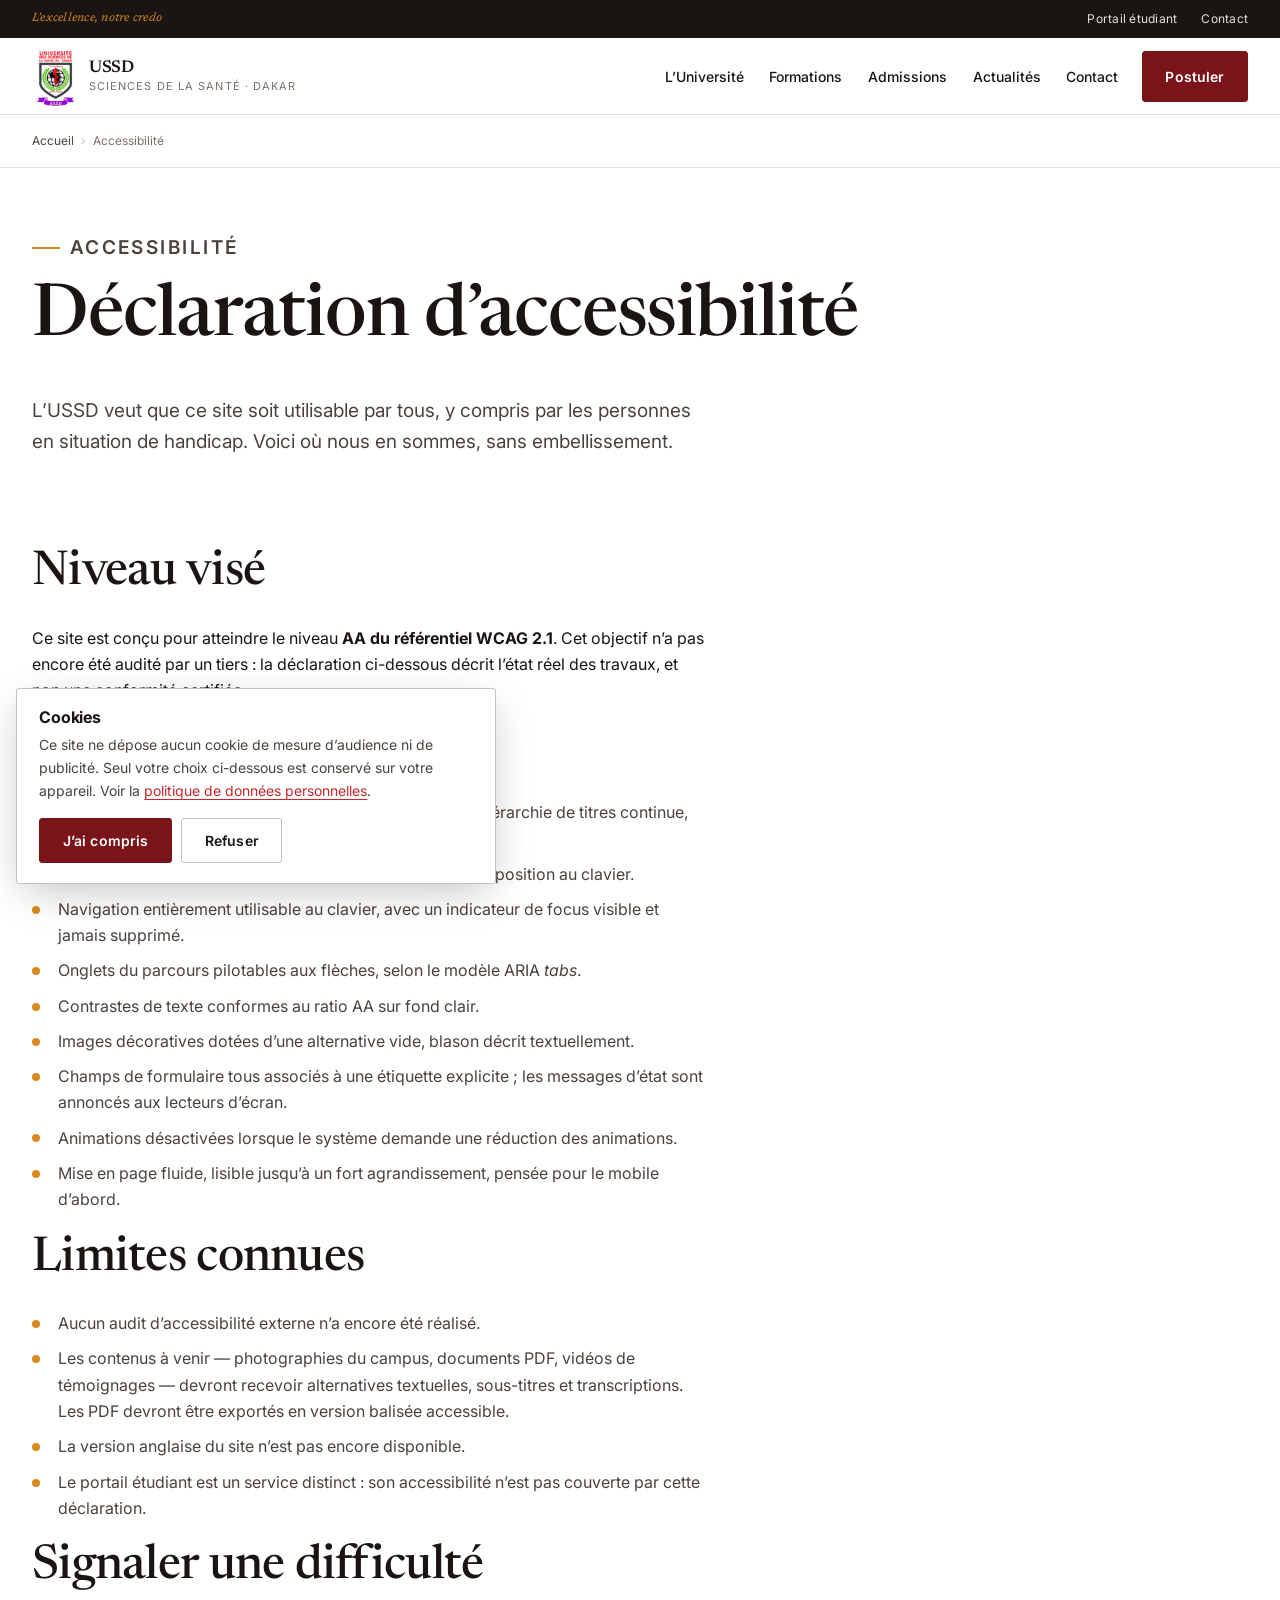
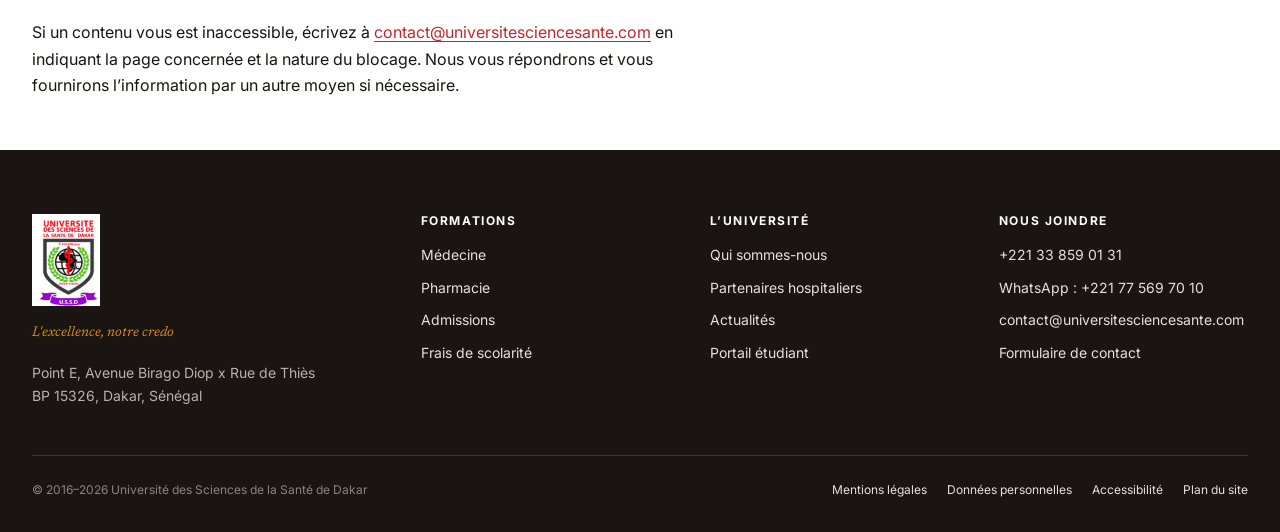
<file: accessibilite.html>
<!DOCTYPE html>
<html lang="fr">
<head>
<meta charset="utf-8">
<meta name="viewport" content="width=device-width, initial-scale=1">
<title>D&eacute;claration d&rsquo;accessibilit&eacute; &mdash; USSD</title>
<meta name="description" content="Niveau d'accessibilite du site de l'USSD au regard du referentiel WCAG 2.1 niveau AA, points conformes, limites connues et moyen de signaler une difficulte.">
<meta name="robots" content="noindex, nofollow">  <!-- APERCU : retirer cette ligne pour la mise en ligne publique -->
<link rel="canonical" href="https://www.universitesciencesante.com/accessibilite.html">
<meta name="theme-color" content="#7B1418">
<link rel="icon" href="assets/img/logo-ussd.png">
<link rel="preconnect" href="https://fonts.googleapis.com">
<link rel="preconnect" href="https://fonts.gstatic.com" crossorigin>
<link rel="stylesheet" href="https://fonts.googleapis.com/css2?family=Inter:wght@400;500;600;700&family=Newsreader:ital,opsz,wght@0,6..72,400;0,6..72,500;0,6..72,600;1,6..72,400&display=swap">
<link rel="stylesheet" href="assets/css/ussd.css">
<script defer src="assets/js/ussd.js"></script>
</head>
<body>
<a class="skip-link" href="#contenu">Aller au contenu principal</a>
<div class="topbar"><div class="wrap">
  <span class="topbar__motto">L'excellence, notre credo</span>
  <a href="portail.html">Portail &eacute;tudiant</a><a href="contact.html">Contact</a>
</div></div>
<header class="masthead"><div class="wrap">
  <a class="brand" href="index.html">
    <img src="assets/img/logo-ussd.png" alt="" width="44" height="59">
    <span><span class="brand__name">USSD</span><span class="brand__sub">Sciences de la sant&eacute; &middot; Dakar</span></span>
  </a>
  <button class="nav-toggle" type="button" aria-expanded="false" aria-controls="nav-principal"><span class="nav-toggle__text">Menu</span></button>
  <nav class="nav" id="nav-principal" aria-label="Navigation principale"><ul>
    <li><a href="l-universite.html">L&rsquo;Universit&eacute;</a></li>
    <li><a href="formations.html">Formations</a></li>
    <li><a href="admissions.html">Admissions</a></li>
    <li><a href="actualites.html">Actualit&eacute;s</a></li>
    <li><a href="contact.html">Contact</a></li>
  </ul></nav>
  <a class="btn btn--primary" href="admissions.html#candidater">Postuler</a>
</div></header>
<nav class="crumbs" aria-label="Fil d&rsquo;Ariane"><div class="wrap"><ol>
  <li><a href="index.html">Accueil</a></li><li>Accessibilit&eacute;</li>
</ol></div></nav>
<main id="contenu">
  <section class="page-head"><div class="wrap">
    <p class="eyebrow">Accessibilit&eacute;</p>
    <h1>D&eacute;claration d&rsquo;accessibilit&eacute;</h1>
    <p>L&rsquo;USSD veut que ce site soit utilisable par tous, y compris par les personnes en situation de handicap. Voici o&ugrave; nous en sommes, sans embellissement.</p>
  </div></section>
  <section class="band band--tight"><div class="wrap"><div class="measure">
    <h2>Niveau vis&eacute;</h2>
    <p>
      Ce site est con&ccedil;u pour atteindre le niveau <b>AA du r&eacute;f&eacute;rentiel WCAG 2.1</b>. Cet objectif
      n&rsquo;a pas encore &eacute;t&eacute; audit&eacute; par un tiers : la d&eacute;claration ci-dessous d&eacute;crit l&rsquo;&eacute;tat r&eacute;el des
      travaux, et non une conformit&eacute; certifi&eacute;e.
    </p>

    <h2>Ce qui est en place</h2>
    <ul class="list-check">
      <li>Structure s&eacute;mantique : un seul titre de niveau 1 par page, hi&eacute;rarchie de titres continue, rep&egrave;res de navigation.</li>
      <li>Lien d&rsquo;&eacute;vitement &laquo;&nbsp;Aller au contenu principal&nbsp;&raquo; en premi&egrave;re position au clavier.</li>
      <li>Navigation enti&egrave;rement utilisable au clavier, avec un indicateur de focus visible et jamais supprim&eacute;.</li>
      <li>Onglets du parcours pilotables aux fl&egrave;ches, selon le mod&egrave;le ARIA <i>tabs</i>.</li>
      <li>Contrastes de texte conformes au ratio AA sur fond clair.</li>
      <li>Images d&eacute;coratives dot&eacute;es d&rsquo;une alternative vide, blason d&eacute;crit textuellement.</li>
      <li>Champs de formulaire tous associ&eacute;s &agrave; une &eacute;tiquette explicite ; les messages d&rsquo;&eacute;tat sont annonc&eacute;s aux lecteurs d&rsquo;&eacute;cran.</li>
      <li>Animations d&eacute;sactiv&eacute;es lorsque le syst&egrave;me demande une r&eacute;duction des animations.</li>
      <li>Mise en page fluide, lisible jusqu&rsquo;&agrave; un fort agrandissement, pens&eacute;e pour le mobile d&rsquo;abord.</li>
    </ul>

    <h2>Limites connues</h2>
    <ul class="list-check">
      <li>Aucun audit d&rsquo;accessibilit&eacute; externe n&rsquo;a encore &eacute;t&eacute; r&eacute;alis&eacute;.</li>
      <li>Les contenus &agrave; venir &mdash; photographies du campus, documents PDF, vid&eacute;os de t&eacute;moignages &mdash; devront recevoir alternatives textuelles, sous-titres et transcriptions. Les PDF devront &ecirc;tre export&eacute;s en version balis&eacute;e accessible.</li>
      <li>La version anglaise du site n&rsquo;est pas encore disponible.</li>
      <li>Le portail &eacute;tudiant est un service distinct : son accessibilit&eacute; n&rsquo;est pas couverte par cette d&eacute;claration.</li>
    </ul>

    <h2>Signaler une difficult&eacute;</h2>
    <p>
      Si un contenu vous est inaccessible, &eacute;crivez &agrave;
      <a href="mailto:contact@universitesciencesante.com">contact@universitesciencesante.com</a>
      en indiquant la page concern&eacute;e et la nature du blocage. Nous vous r&eacute;pondrons et vous
      fournirons l&rsquo;information par un autre moyen si n&eacute;cessaire.
    </p>
  </div></div></section>
</main>
<footer class="footer"><div class="wrap">
  <div class="footer__grid">
    <div class="footer__brand">
      <img src="assets/img/logo-ussd.png" alt="" width="68" height="91">
      <p class="footer__motto">L'excellence, notre credo</p>
      <p style="margin:0">Point E, Avenue Birago Diop x Rue de Thi&egrave;s<br>BP 15326, Dakar, S&eacute;n&eacute;gal</p>
    </div>
    <div><h3>Formations</h3><ul>
      <li><a href="formations.html#medecine">M&eacute;decine</a></li><li><a href="formations.html#pharmacie">Pharmacie</a></li>
      <li><a href="admissions.html">Admissions</a></li><li><a href="admissions.html#frais">Frais de scolarit&eacute;</a></li>
    </ul></div>
    <div><h3>L&rsquo;Universit&eacute;</h3><ul>
      <li><a href="l-universite.html">Qui sommes-nous</a></li><li><a href="l-universite.html#partenariats">Partenaires hospitaliers</a></li>
      <li><a href="actualites.html">Actualit&eacute;s</a></li><li><a href="portail.html">Portail &eacute;tudiant</a></li>
    </ul></div>
    <div><h3>Nous joindre</h3><ul>
      <li><a href="tel:+221338590131">+221 33 859 01 31</a></li>
      <li><a href="https://wa.me/221775697010">WhatsApp : +221 77 569 70 10</a></li>
      <li><a href="mailto:contact@universitesciencesante.com">contact@universitesciencesante.com</a></li>
      <li><a href="contact.html">Formulaire de contact</a></li>
    </ul></div>
  </div>
  <div class="footer__legal">
    <p style="margin:0">&copy; 2016&ndash;2026 Universit&eacute; des Sciences de la Sant&eacute; de Dakar</p>
    <ul>
      <li><a href="mentions-legales.html">Mentions l&eacute;gales</a></li><li><a href="confidentialite.html">Donn&eacute;es personnelles</a></li>
      <li><a href="accessibilite.html">Accessibilit&eacute;</a></li><li><a href="sitemap.xml">Plan du site</a></li>
    </ul>
  </div>
</div></footer>
<div class="cookie" id="cookie-banner" role="dialog" aria-labelledby="cookie-titre" aria-describedby="cookie-desc" hidden>
  <h2 id="cookie-titre">Cookies</h2>
  <p id="cookie-desc">Ce site ne d&eacute;pose aucun cookie de mesure d&rsquo;audience ni de publicit&eacute;. Seul votre choix ci-dessous est conserv&eacute; sur votre appareil. Voir la <a href="confidentialite.html">politique de donn&eacute;es personnelles</a>.</p>
  <div class="cookie__actions">
    <button class="btn btn--primary" type="button" data-consent="accepte">J&rsquo;ai compris</button>
    <button class="btn btn--ghost" type="button" data-consent="refuse">Refuser</button>
  </div>
</div>
</body>
</html>
</file>
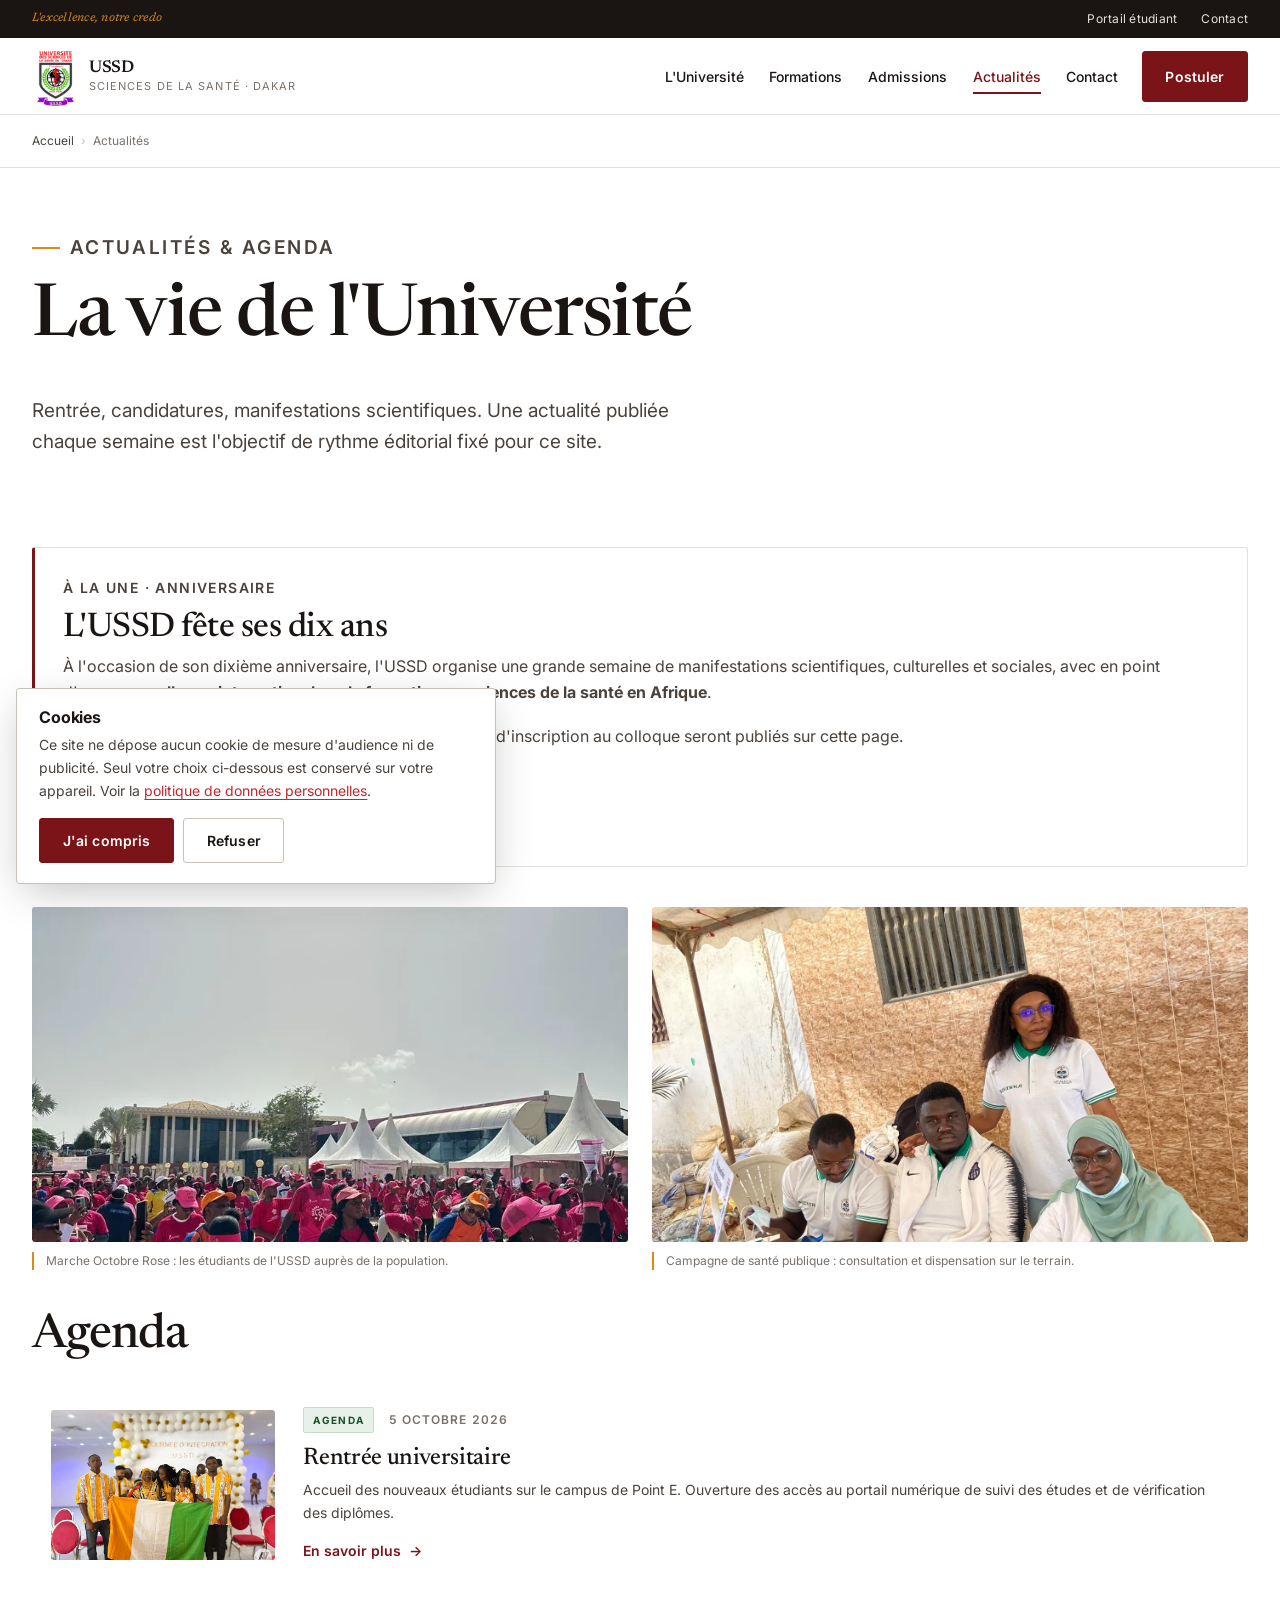
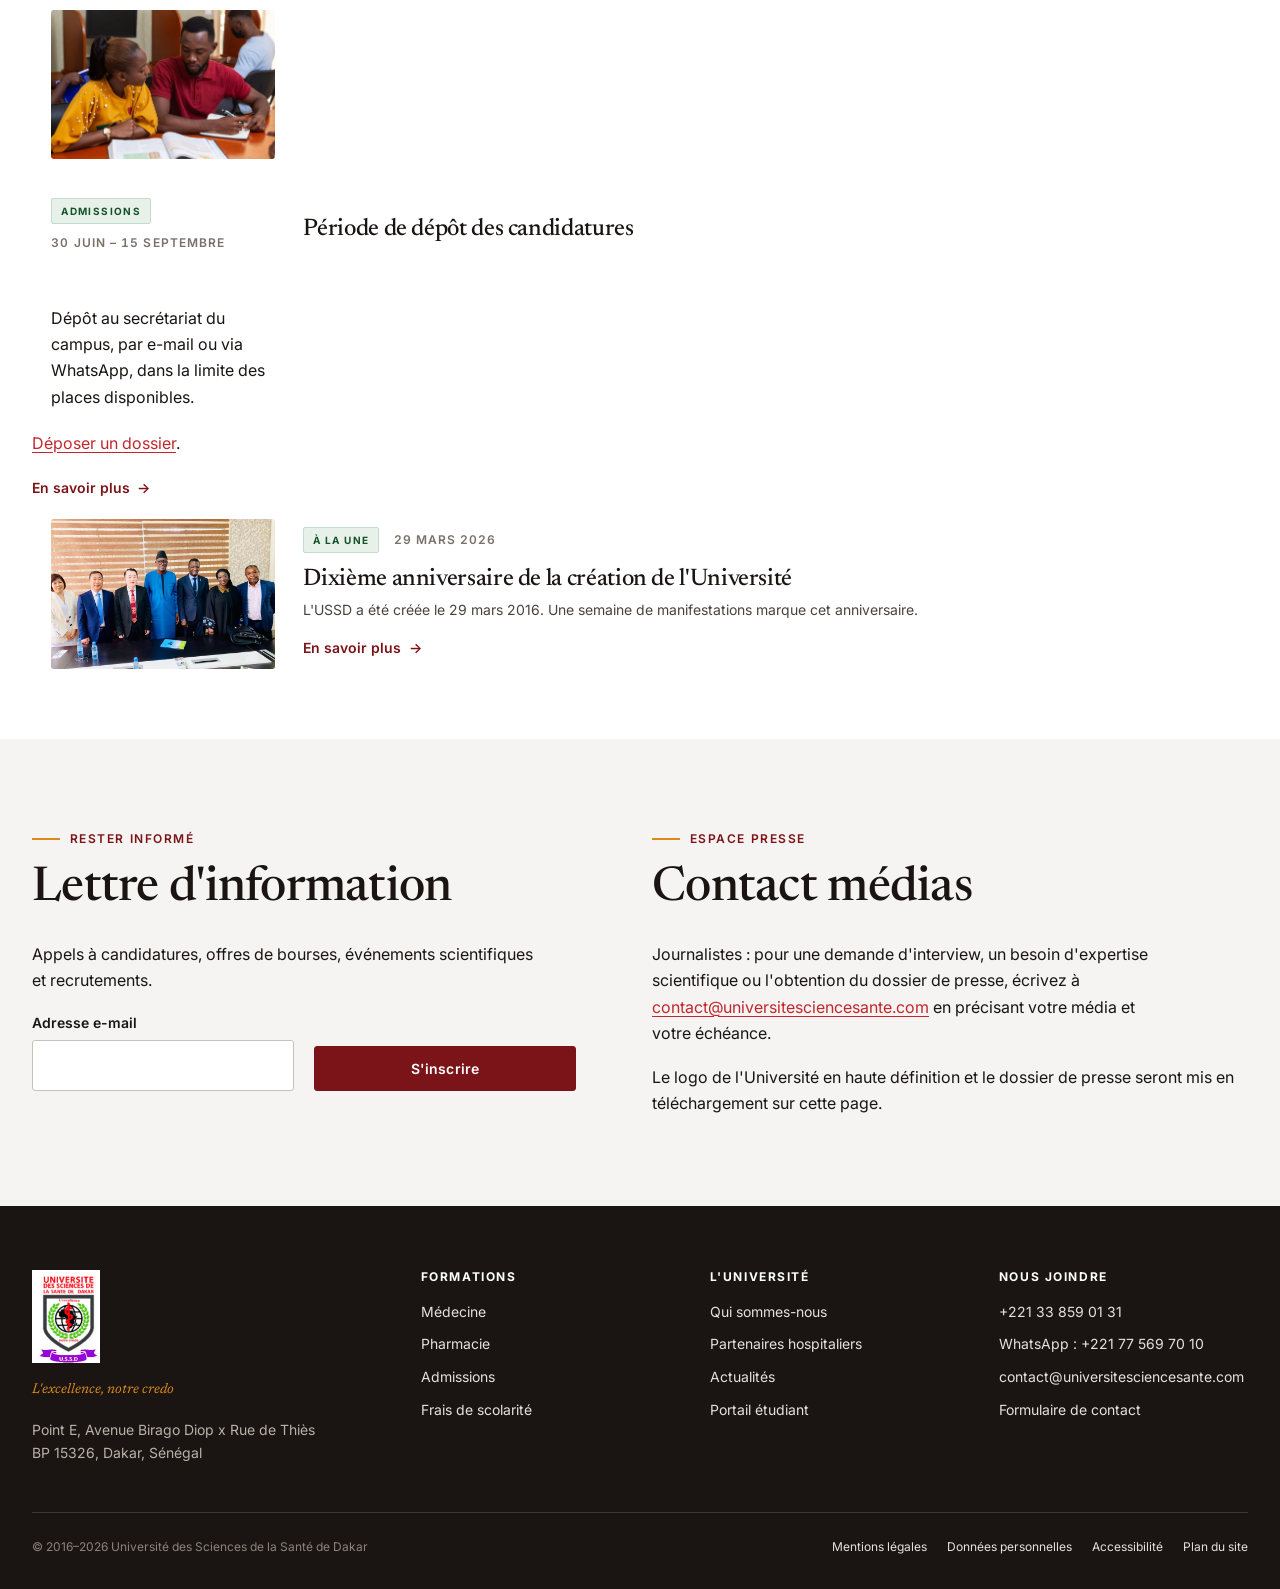
<file: actualites.html>
<!DOCTYPE html>
<html lang="fr">
<head>
<meta charset="utf-8">
<meta name="viewport" content="width=device-width, initial-scale=1">
<title>Actualités &amp; agenda — USSD Dakar</title>
<meta name="description" content="Actualités de l'Université des Sciences de la Santé de Dakar : rentrée universitaire, calendrier des candidatures, dixième anniversaire et colloque international.">
<meta name="robots" content="noindex, nofollow">  <!-- APERCU : retirer cette ligne pour la mise en ligne publique -->
<link rel="canonical" href="https://www.universitesciencesante.com/actualites.html">
<meta property="og:title" content="Actualités de l'USSD">
<meta name="theme-color" content="#7B1418">
<link rel="icon" href="assets/img/logo-ussd.png">
<link rel="preconnect" href="https://fonts.googleapis.com">
<link rel="preconnect" href="https://fonts.gstatic.com" crossorigin>
<link rel="stylesheet" href="https://fonts.googleapis.com/css2?family=Inter:wght@400;500;600;700&family=Newsreader:ital,opsz,wght@0,6..72,400;0,6..72,500;0,6..72,600;1,6..72,400&display=swap">
<link rel="stylesheet" href="assets/css/ussd.css">
<script defer src="assets/js/ussd.js"></script>
</head>
<body>
<a class="skip-link" href="#contenu">Aller au contenu principal</a>

<div class="topbar"><div class="wrap">
  <span class="topbar__motto">L'excellence, notre credo</span>
  <a href="portail.html">Portail étudiant</a><a href="contact.html">Contact</a>
</div></div>

<header class="masthead"><div class="wrap">
  <a class="brand" href="index.html">
    <img src="assets/img/logo-ussd.png" alt="" width="44" height="59">
    <span><span class="brand__name">USSD</span><span class="brand__sub">Sciences de la santé · Dakar</span></span>
  </a>
  <button class="nav-toggle" type="button" aria-expanded="false" aria-controls="nav-principal"><span class="nav-toggle__text">Menu</span></button>
  <nav class="nav" id="nav-principal" aria-label="Navigation principale"><ul>
    <li><a href="l-universite.html">L'Université</a></li>
    <li><a href="formations.html">Formations</a></li>
    <li><a href="admissions.html">Admissions</a></li>
    <li><a href="actualites.html" aria-current="page">Actualités</a></li>
    <li><a href="contact.html">Contact</a></li>
  </ul></nav>
  <a class="btn btn--primary" href="admissions.html#candidater">Postuler</a>
</div></header>

<nav class="crumbs" aria-label="Fil d'Ariane"><div class="wrap"><ol>
  <li><a href="index.html">Accueil</a></li><li>Actualités</li>
</ol></div></nav>

<main id="contenu">

  <section class="page-head"><div class="wrap">
    <p class="eyebrow">Actualités &amp; agenda</p>
    <h1>La vie de l'Université</h1>
    <p>Rentrée, candidatures, manifestations scientifiques. Une actualité publiée chaque semaine est l'objectif de rythme éditorial fixé pour ce site.</p>
  </div></section>

  <section class="band band--tight"><div class="wrap">
    <h2 class="visually-hidden">À la une</h2>

    <article class="card card--feature" style="margin-bottom:2.5rem">
      <p class="card__kicker">À la une · Anniversaire</p>
      <h3 style="font-size:var(--t-2xl)">L'USSD fête ses dix ans</h3>
      <p style="font-size:var(--t-base)">
        À l'occasion de son dixième anniversaire, l'USSD organise une grande semaine de
        manifestations scientifiques, culturelles et sociales, avec en point d'orgue un
        <b>colloque international sur la formation en sciences de la santé en Afrique</b>.
      </p>
      <p style="font-size:var(--t-base)">
        Le programme détaillé, les dates précises et les modalités d'inscription au colloque
        seront publiés sur cette page.
      </p>
      <div class="card__foot"><a class="btn btn--ghost" href="contact.html">Recevoir le programme</a></div>
    </article>

    <div class="grid grid--2" style="margin-bottom:2.5rem">
      <figure class="figure figure--wide">
        <img src="assets/img/photos/marche-rose.webp" alt="Foule rassemblée pour la marche Octobre Rose de sensibilisation au dépistage" width="810" height="456" loading="lazy" decoding="async">
        <figcaption>Marche Octobre Rose : les étudiants de l'USSD auprès de la population.</figcaption>
      </figure>
      <figure class="figure figure--wide">
        <img src="assets/img/photos/campagne-sante.webp" alt="Équipe de l'USSD en blouse blanche tenant un poste de consultation lors d'une campagne de santé" width="1400" height="788" loading="lazy" decoding="async">
        <figcaption>Campagne de santé publique : consultation et dispensation sur le terrain.</figcaption>
      </figure>
    </div>

    <h2>Agenda</h2>
    <a class="news-item reveal" style="--i:0" href="actualites.html">
      <div class="news-item__vue">
        <img src="assets/img/photos/campus-03.webp" alt="Étudiants de l&rsquo;USSD lors de la journée d&rsquo;intégration"
             width="640" height="428" loading="lazy" decoding="async">
      </div>
      <div class="news-item__corps">
        <p class="news-item__meta">
          <span class="news-item__tag">Agenda</span>
          <time datetime="2026-10-05">5 octobre 2026</time>
        </p>
        <h3>Rentrée universitaire</h3>
        <p>Accueil des nouveaux étudiants sur le campus de Point E. Ouverture des accès au portail numérique de suivi des études et de vérification des diplômes.</p>
        <span class="news-item__action">En savoir plus<i aria-hidden="true">&rarr;</i></span>
      </div>
    </a>
    <a class="news-item reveal" style="--i:1" href="admissions.html#candidater">
      <div class="news-item__vue">
        <img src="assets/img/photos/secretariat.webp" alt="Le secrétariat de l&rsquo;USSD, où sont déposés les dossiers de candidature"
             width="640" height="428" loading="lazy" decoding="async">
      </div>
      <div class="news-item__corps">
        <p class="news-item__meta">
          <span class="news-item__tag">Admissions</span>
          <time datetime="2026-09-15">30 juin – 15 septembre</time>
        </p>
        <h3>Période de dépôt des candidatures</h3>
        <p>Dépôt au secrétariat du campus, par e-mail ou via WhatsApp, dans la limite des places disponibles. <a href="admissions.html#candidater">Déposer un dossier</a>.</p>
        <span class="news-item__action">En savoir plus<i aria-hidden="true">&rarr;</i></span>
      </div>
    </a>
    <a class="news-item reveal" style="--i:2" href="actualites.html">
      <div class="news-item__vue">
        <img src="assets/img/photos/etudiants-02.webp" alt="Réunion officielle à l&rsquo;USSD avec une délégation académique internationale"
             width="640" height="428" loading="lazy" decoding="async">
      </div>
      <div class="news-item__corps">
        <p class="news-item__meta">
          <span class="news-item__tag">À la une</span>
          <time datetime="2026-03-29">29 mars 2026</time>
        </p>
        <h3>Dixième anniversaire de la création de l'Université</h3>
        <p>L'USSD a été créée le 29 mars 2016. Une semaine de manifestations marque cet anniversaire.</p>
        <span class="news-item__action">En savoir plus<i aria-hidden="true">&rarr;</i></span>
      </div>
    </a>

    <!-- À COMPLÉTER : ajouter ici chaque nouvelle actualité, la plus récente en premier.
         Format : <div class="news-item"><time datetime="AAAA-MM-JJ">…</time><div><h3>…</h3><p>…</p></div></div>
         Objectif de rythme : une publication par semaine (signal de vitalité pour le référencement). -->
  </div></section>

  <section class="band band--mist"><div class="wrap grid grid--2">
    <div>
      <p class="eyebrow">Rester informé</p>
      <h2>Lettre d'information</h2>
      <p class="measure">Appels à candidatures, offres de bourses, événements scientifiques et recrutements.</p>
      <!-- À BRANCHER : ce formulaire n'envoie rien tant qu'un service d'envoi n'est pas connecté. -->
      <form class="form-grid" style="align-items:end;max-width:34rem" onsubmit="event.preventDefault();this.querySelector('.form-status').textContent='Inscription non encore active : écrivez à contact@universitesciencesante.com pour être ajouté à la liste.';this.querySelector('.form-status').setAttribute('data-state','err');">
        <div class="field" style="margin-bottom:0">
          <label for="news-email">Adresse e-mail</label>
          <input type="email" id="news-email" name="email" autocomplete="email" required>
        </div>
        <div class="field" style="margin-bottom:0"><button class="btn btn--primary btn--block" type="submit">S'inscrire</button></div>
        <p class="form-status" role="status" aria-live="polite" style="grid-column:1/-1"></p>
      </form>
    </div>
    <div id="presse">
      <p class="eyebrow">Espace presse</p>
      <h2>Contact médias</h2>
      <p class="measure">
        Journalistes&nbsp;: pour une demande d'interview, un besoin d'expertise scientifique ou
        l'obtention du dossier de presse, écrivez à
        <a href="mailto:contact@universitesciencesante.com">contact@universitesciencesante.com</a>
        en précisant votre média et votre échéance.
      </p>
      <p class="hint">Le logo de l'Université en haute définition et le dossier de presse seront mis en téléchargement sur cette page.</p>
    </div>
  </div></section>

</main>

<footer class="footer"><div class="wrap">
  <div class="footer__grid">
    <div class="footer__brand">
      <img src="assets/img/logo-ussd.png" alt="" width="68" height="91">
      <p class="footer__motto">L'excellence, notre credo</p>
      <p style="margin:0">Point E, Avenue Birago Diop x Rue de Thiès<br>BP 15326, Dakar, Sénégal</p>
    </div>
    <div><h3>Formations</h3><ul>
      <li><a href="formations.html#medecine">Médecine</a></li><li><a href="formations.html#pharmacie">Pharmacie</a></li>
      <li><a href="admissions.html">Admissions</a></li><li><a href="admissions.html#frais">Frais de scolarité</a></li>
    </ul></div>
    <div><h3>L'Université</h3><ul>
      <li><a href="l-universite.html">Qui sommes-nous</a></li><li><a href="l-universite.html#partenariats">Partenaires hospitaliers</a></li>
      <li><a href="actualites.html">Actualités</a></li><li><a href="portail.html">Portail étudiant</a></li>
    </ul></div>
    <div><h3>Nous joindre</h3><ul>
      <li><a href="tel:+221338590131">+221 33 859 01 31</a></li>
      <li><a href="https://wa.me/221775697010">WhatsApp : +221 77 569 70 10</a></li>
      <li><a href="mailto:contact@universitesciencesante.com">contact@universitesciencesante.com</a></li>
      <li><a href="contact.html">Formulaire de contact</a></li>
    </ul></div>
  </div>
  <div class="footer__legal">
    <p style="margin:0">© 2016–2026 Université des Sciences de la Santé de Dakar</p>
    <ul>
      <li><a href="mentions-legales.html">Mentions légales</a></li><li><a href="confidentialite.html">Données personnelles</a></li>
      <li><a href="accessibilite.html">Accessibilité</a></li><li><a href="sitemap.xml">Plan du site</a></li>
    </ul>
  </div>
</div></footer>

<div class="cookie" id="cookie-banner" role="dialog" aria-labelledby="cookie-titre" aria-describedby="cookie-desc" hidden>
  <h2 id="cookie-titre">Cookies</h2>
  <p id="cookie-desc">Ce site ne dépose aucun cookie de mesure d'audience ni de publicité. Seul votre choix ci-dessous est conservé sur votre appareil. Voir la <a href="confidentialite.html">politique de données personnelles</a>.</p>
  <div class="cookie__actions">
    <button class="btn btn--primary" type="button" data-consent="accepte">J'ai compris</button>
    <button class="btn btn--ghost" type="button" data-consent="refuse">Refuser</button>
  </div>
</div>
</body>
</html>
</file>
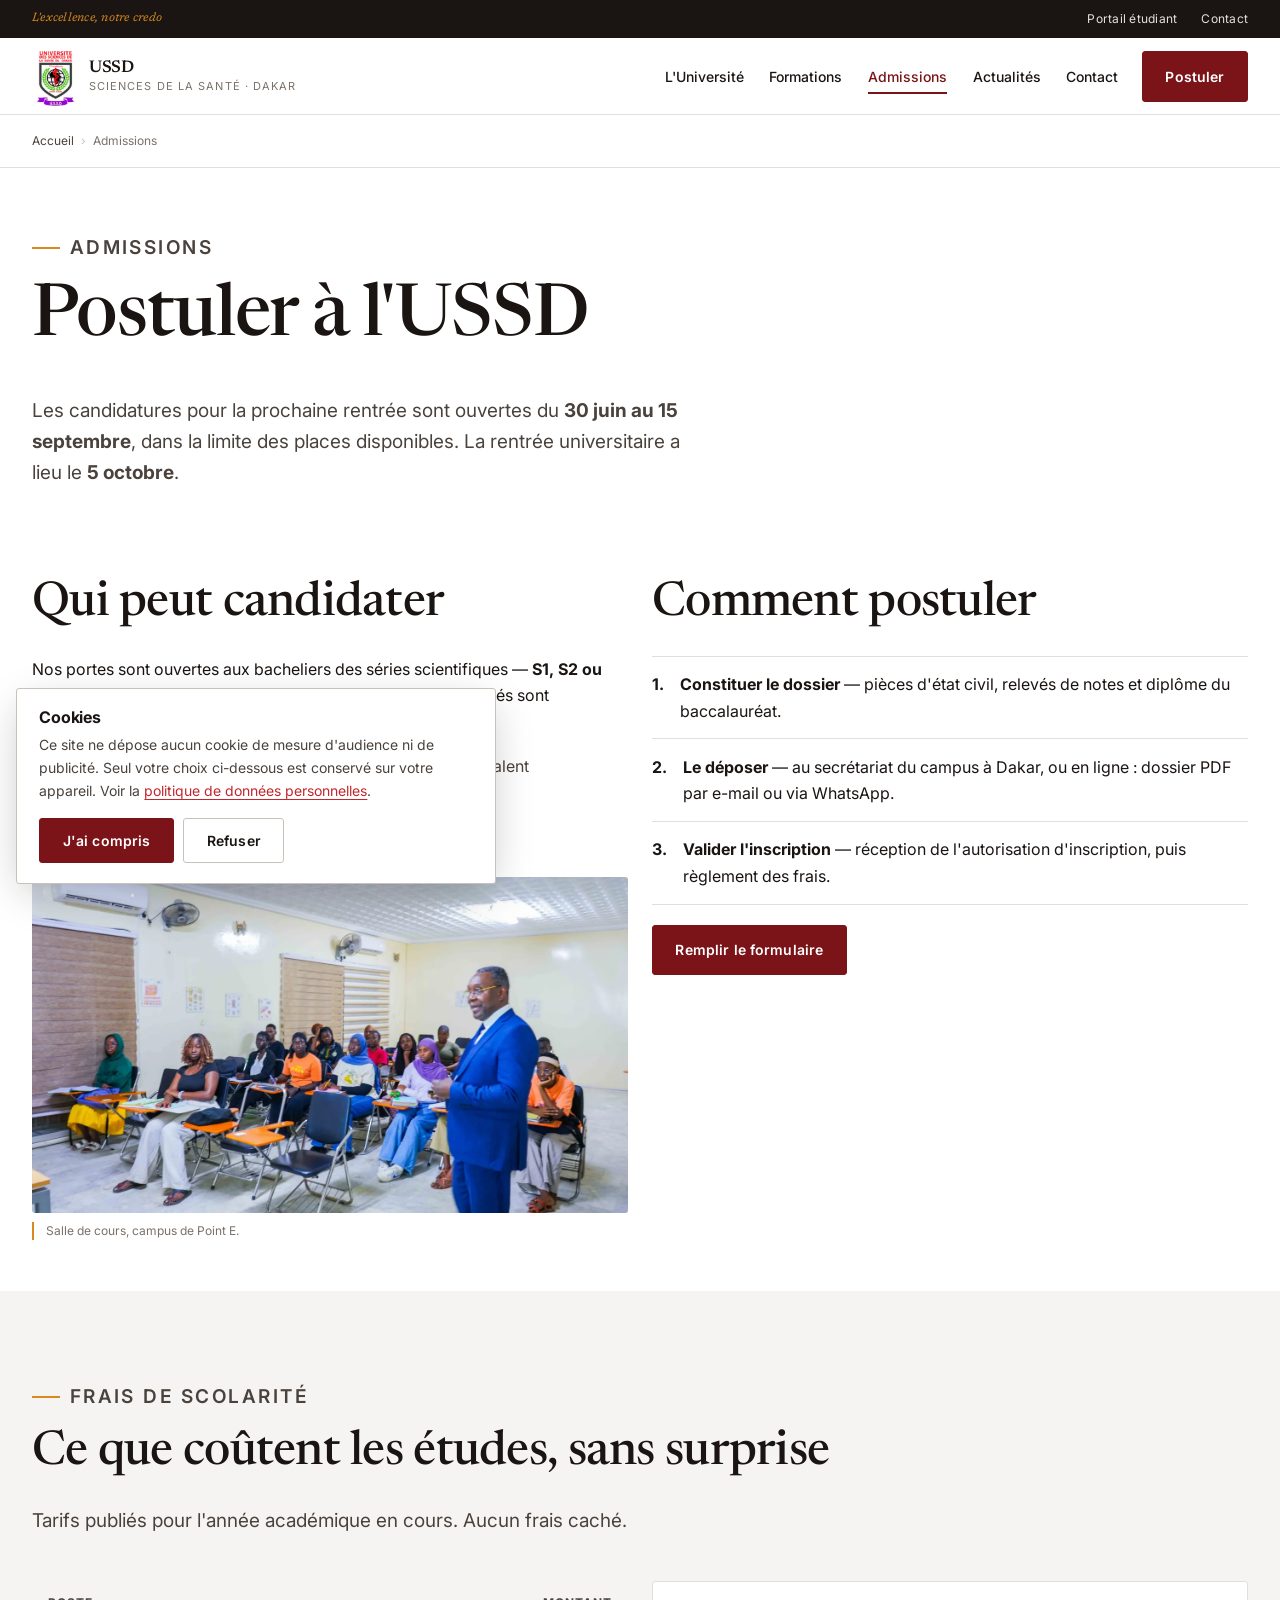
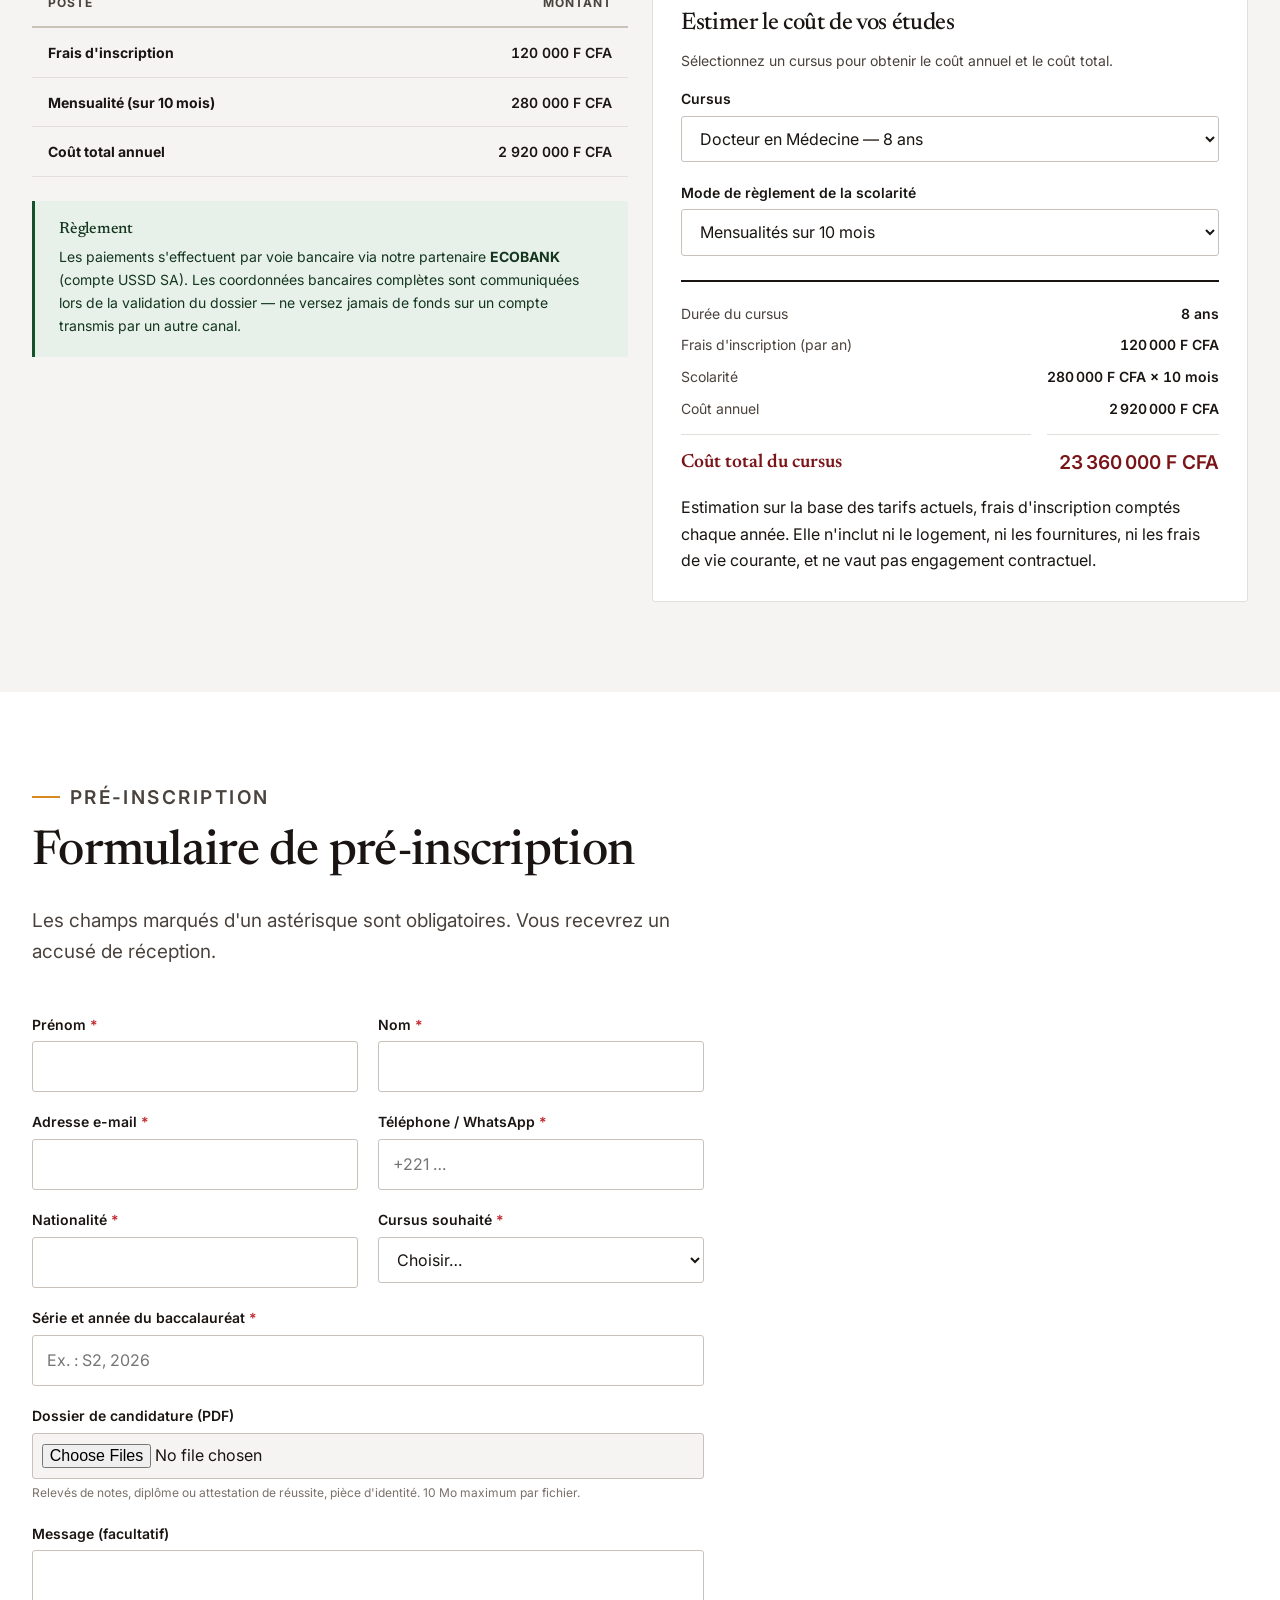
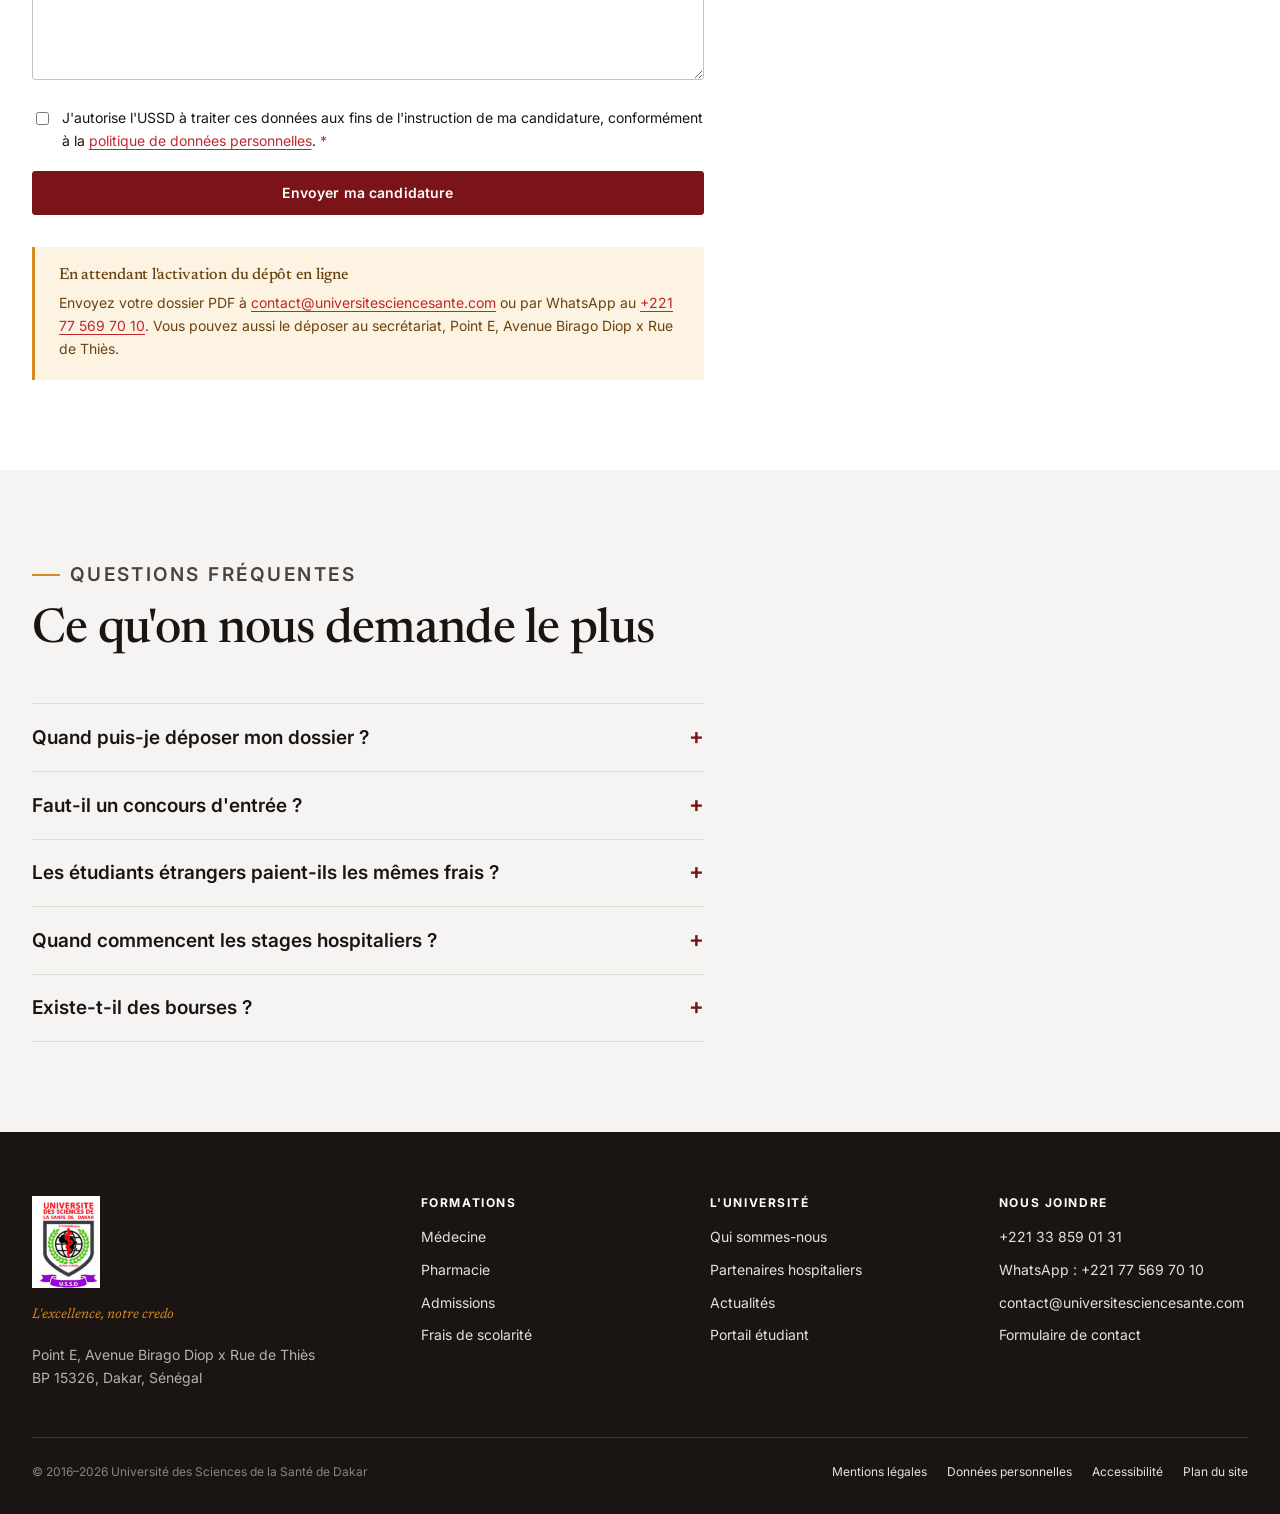
<file: admissions.html>
<!DOCTYPE html>
<html lang="fr">
<head>
<meta charset="utf-8">
<meta name="viewport" content="width=device-width, initial-scale=1">
<title>Admissions — Postuler à l'USSD | Conditions, frais et calendrier</title>
<meta name="description" content="Conditions d'admission en Médecine et Pharmacie à l'USSD : bacheliers S1, S2 ou équivalent, toutes nationalités. Candidatures du 30 juin au 15 septembre. Frais de scolarité et simulateur de coût.">
<meta name="robots" content="noindex, nofollow">  <!-- APERCU : retirer cette ligne pour la mise en ligne publique -->
<link rel="canonical" href="https://www.universitesciencesante.com/admissions.html">
<meta property="og:title" content="Admissions à l'USSD — candidatures ouvertes jusqu'au 15 septembre">
<meta property="og:description" content="Conditions, calendrier, frais de scolarité et formulaire de pré-inscription.">
<meta name="theme-color" content="#7B1418">
<link rel="icon" href="assets/img/logo-ussd.png">
<link rel="preconnect" href="https://fonts.googleapis.com">
<link rel="preconnect" href="https://fonts.gstatic.com" crossorigin>
<link rel="stylesheet" href="https://fonts.googleapis.com/css2?family=Inter:wght@400;500;600;700&family=Newsreader:ital,opsz,wght@0,6..72,400;0,6..72,500;0,6..72,600;1,6..72,400&display=swap">
<link rel="stylesheet" href="assets/css/ussd.css">
<script defer src="assets/js/ussd.js"></script>
</head>
<body>
<a class="skip-link" href="#contenu">Aller au contenu principal</a>

<div class="topbar"><div class="wrap">
  <span class="topbar__motto">L'excellence, notre credo</span>
  <a href="portail.html">Portail étudiant</a>
  <a href="contact.html">Contact</a>
</div></div>

<header class="masthead"><div class="wrap">
  <a class="brand" href="index.html">
    <img src="assets/img/logo-ussd.png" alt="" width="44" height="59">
    <span><span class="brand__name">USSD</span><span class="brand__sub">Sciences de la santé · Dakar</span></span>
  </a>
  <button class="nav-toggle" type="button" aria-expanded="false" aria-controls="nav-principal"><span class="nav-toggle__text">Menu</span></button>
  <nav class="nav" id="nav-principal" aria-label="Navigation principale"><ul>
    <li><a href="l-universite.html">L'Université</a></li>
    <li><a href="formations.html">Formations</a></li>
    <li><a href="admissions.html" aria-current="page">Admissions</a></li>
    <li><a href="actualites.html">Actualités</a></li>
    <li><a href="contact.html">Contact</a></li>
  </ul></nav>
  <a class="btn btn--primary" href="#candidater">Postuler</a>
</div></header>

<nav class="crumbs" aria-label="Fil d'Ariane"><div class="wrap"><ol>
  <li><a href="index.html">Accueil</a></li><li>Admissions</li>
</ol></div></nav>

<main id="contenu">

  <section class="page-head"><div class="wrap">
    <p class="eyebrow">Admissions</p>
    <h1>Postuler à l'USSD</h1>
    <p>
      Les candidatures pour la prochaine rentrée sont ouvertes du <b>30 juin au 15 septembre</b>,
      dans la limite des places disponibles. La rentrée universitaire a lieu le <b>5 octobre</b>.
    </p>
  </div></section>

  <section class="band band--tight"><div class="wrap grid grid--2">
    <div>
      <h2>Qui peut candidater</h2>
      <p class="measure">
        Nos portes sont ouvertes aux bacheliers des séries scientifiques — <b>S1, S2 ou équivalent
        étranger</b> — de toutes nationalités. Quinze nationalités sont aujourd'hui représentées
        sur le campus.
      </p>
      <ul class="list-check">
        <li>Baccalauréat scientifique S1, S2 ou diplôme étranger équivalent</li>
        <li>Aucune condition de nationalité</li>
        <li>Admission en Médecine (8 ans) ou en Pharmacie (6 ans)</li>
      </ul>
      <figure class="figure figure--wide" style="margin-top:1.75rem">
        <img src="assets/img/photos/cours.webp" alt="Séance d'enseignement dans une salle de cours de l'USSD" width="1400" height="788" loading="lazy" decoding="async">
        <figcaption>Salle de cours, campus de Point E.</figcaption>
      </figure>
    </div>
    <div>
      <h2>Comment postuler</h2>
      <ol class="list-plain" style="counter-reset:etape">
        <li><b>1.</b> <span><b>Constituer le dossier</b> — pièces d'état civil, relevés de notes et diplôme du baccalauréat.</span></li>
        <li><b>2.</b> <span><b>Le déposer</b> — au secrétariat du campus à Dakar, ou en ligne&nbsp;: dossier PDF par e-mail ou via WhatsApp.</span></li>
        <li><b>3.</b> <span><b>Valider l'inscription</b> — réception de l'autorisation d'inscription, puis règlement des frais.</span></li>
      </ol>
      <p style="margin-top:1.25rem">
        <a class="btn btn--primary" href="#candidater">Remplir le formulaire</a>
      </p>
    </div>
  </div></section>

  <!-- Frais + simulateur -->
  <section class="band band--mist" id="frais"><div class="wrap">
    <div class="section-head">
      <p class="eyebrow">Frais de scolarité</p>
      <h2>Ce que coûtent les études, sans surprise</h2>
      <p>Tarifs publiés pour l'année académique en cours. Aucun frais caché.</p>
    </div>

    <div class="grid grid--2">
      <div>
        <div class="table-wrap">
          <table class="data">
            <caption class="visually-hidden">Frais de scolarité annuels</caption>
            <thead><tr><th scope="col">Poste</th><th scope="col" style="text-align:right">Montant</th></tr></thead>
            <tbody>
              <tr><th scope="row">Frais d'inscription</th><td class="num">120 000 F CFA</td></tr>
              <tr><th scope="row">Mensualité (sur 10 mois)</th><td class="num">280 000 F CFA</td></tr>
              <tr><th scope="row">Coût total annuel</th><td class="num">2 920 000 F CFA</td></tr>
            </tbody>
          </table>
        </div>
        <div class="callout" style="margin-top:1.5rem">
          <h3>Règlement</h3>
          <p style="margin:0">
            Les paiements s'effectuent par voie bancaire via notre partenaire <b>ECOBANK</b>
            (compte USSD SA). Les coordonnées bancaires complètes sont communiquées lors de la
            validation du dossier — ne versez jamais de fonds sur un compte transmis par un autre canal.
          </p>
        </div>
      </div>

      <!-- Simulateur -->
      <div class="simulator" id="simulateur">
        <h3>Estimer le coût de vos études</h3>
        <p style="font-size:.875rem;color:var(--ink-soft)">Sélectionnez un cursus pour obtenir le coût annuel et le coût total.</p>
        <div class="field">
          <label for="sim-filiere">Cursus</label>
          <select id="sim-filiere" name="filiere">
            <option value="medecine">Docteur en Médecine — 8 ans</option>
            <option value="pharmacie">Docteur en Pharmacie — 6 ans</option>
          </select>
        </div>
        <div class="field">
          <label for="sim-mode">Mode de règlement de la scolarité</label>
          <select id="sim-mode" name="mode">
            <option value="mensuel">Mensualités sur 10 mois</option>
            <option value="annuel">Paiement en une fois</option>
          </select>
        </div>
        <div class="readout">
          <dl>
            <dt>Durée du cursus</dt><dd id="out-duree">—</dd>
            <dt>Frais d'inscription (par an)</dt><dd id="out-inscription">—</dd>
            <dt>Scolarité</dt><dd id="out-scolarite">—</dd>
            <dt>Coût annuel</dt><dd id="out-annuel">—</dd>
            <div class="total" style="display:contents"><dt>Coût total du cursus</dt><dd id="out-total">—</dd></div>
          </dl>
        </div>
        <p class="hint" style="margin-top:1rem">
          Estimation sur la base des tarifs actuels, frais d'inscription comptés chaque année.
          Elle n'inclut ni le logement, ni les fournitures, ni les frais de vie courante, et ne
          vaut pas engagement contractuel.
        </p>
      </div>
    </div>
  </div></section>

  <!-- Formulaire -->
  <section class="band" id="candidater"><div class="wrap">
    <div class="section-head">
      <p class="eyebrow">Pré-inscription</p>
      <h2>Formulaire de pré-inscription</h2>
      <p>Les champs marqués d'un astérisque sont obligatoires. Vous recevrez un accusé de réception.</p>
    </div>

    <form id="form-preinscription" class="measure" novalidate>
      <div class="form-grid">
        <div class="field">
          <label for="prenom">Prénom <span class="req" aria-hidden="true">*</span></label>
          <input type="text" id="prenom" name="prenom" autocomplete="given-name" required>
        </div>
        <div class="field">
          <label for="nom">Nom <span class="req" aria-hidden="true">*</span></label>
          <input type="text" id="nom" name="nom" autocomplete="family-name" required>
        </div>
      </div>
      <div class="form-grid">
        <div class="field">
          <label for="email">Adresse e-mail <span class="req" aria-hidden="true">*</span></label>
          <input type="email" id="email" name="email" autocomplete="email" required>
        </div>
        <div class="field">
          <label for="tel">Téléphone / WhatsApp <span class="req" aria-hidden="true">*</span></label>
          <input type="tel" id="tel" name="tel" autocomplete="tel" placeholder="+221 …" required>
        </div>
      </div>
      <div class="form-grid">
        <div class="field">
          <label for="nationalite">Nationalité <span class="req" aria-hidden="true">*</span></label>
          <input type="text" id="nationalite" name="nationalite" autocomplete="country-name" required>
        </div>
        <div class="field">
          <label for="filiere">Cursus souhaité <span class="req" aria-hidden="true">*</span></label>
          <select id="filiere" name="filiere" required>
            <option value="">Choisir…</option>
            <option value="medecine">Docteur en Médecine</option>
            <option value="pharmacie">Docteur en Pharmacie</option>
          </select>
        </div>
      </div>
      <div class="field">
        <label for="bac">Série et année du baccalauréat <span class="req" aria-hidden="true">*</span></label>
        <input type="text" id="bac" name="bac" placeholder="Ex. : S2, 2026" required>
      </div>
      <div class="field">
        <label for="dossier">Dossier de candidature (PDF)</label>
        <input type="file" id="dossier" name="dossier" accept="application/pdf" multiple>
        <p class="hint">Relevés de notes, diplôme ou attestation de réussite, pièce d'identité. 10 Mo maximum par fichier.</p>
      </div>
      <div class="field">
        <label for="message">Message (facultatif)</label>
        <textarea id="message" name="message" rows="4"></textarea>
      </div>
      <div class="field">
        <label style="font-weight:400;display:flex;gap:.6rem;align-items:flex-start">
          <input type="checkbox" name="consentement" required style="width:auto;margin-top:.35rem">
          <span style="font-size:.875rem">
            J'autorise l'USSD à traiter ces données aux fins de l'instruction de ma candidature,
            conformément à la <a href="confidentialite.html">politique de données personnelles</a>. <span class="req" aria-hidden="true">*</span>
          </span>
        </label>
      </div>
      <button class="btn btn--primary btn--block" type="submit">Envoyer ma candidature</button>
      <p class="form-status" role="status" aria-live="polite"></p>
    </form>

    <div class="callout callout--warn measure" style="margin-top:2rem">
      <h3>En attendant l'activation du dépôt en ligne</h3>
      <p style="margin:0">
        Envoyez votre dossier PDF à <a href="mailto:contact@universitesciencesante.com">contact@universitesciencesante.com</a>
        ou par WhatsApp au <a href="https://wa.me/221775697010">+221 77 569 70 10</a>.
        Vous pouvez aussi le déposer au secrétariat, Point E, Avenue Birago Diop x Rue de Thiès.
      </p>
    </div>
  </div></section>

  <!-- FAQ -->
  <section class="band band--mist"><div class="wrap">
    <div class="section-head"><p class="eyebrow">Questions fréquentes</p><h2>Ce qu'on nous demande le plus</h2></div>
    <div class="measure">
      <details class="faq"><summary>Quand puis-je déposer mon dossier&nbsp;?</summary>
        <p>Du 30 juin au 15 septembre de chaque année, dans la limite des places disponibles. Les dossiers complets déposés tôt sont instruits en premier.</p></details>
      <details class="faq"><summary>Faut-il un concours d'entrée&nbsp;?</summary>
        <p>L'admission se fait sur dossier, ouverte aux bacheliers des séries scientifiques S1, S2 ou équivalent étranger. Le détail de la procédure vous est communiqué à réception de votre candidature.</p></details>
      <details class="faq"><summary>Les étudiants étrangers paient-ils les mêmes frais&nbsp;?</summary>
        <p>Les tarifs publiés — 120 000 F CFA d'inscription et 280 000 F CFA sur dix mois — sont ceux communiqués par l'établissement. Pour toute question relative à votre situation, contactez le service des admissions.</p></details>
      <details class="faq"><summary>Quand commencent les stages hospitaliers&nbsp;?</summary>
        <p>Dès les premières années du cursus. L'USSD s'appuie sur quinze hôpitaux partenaires pour les terrains de stage. Voir <a href="formations.html">le détail des parcours</a>.</p></details>
      <details class="faq"><summary>Existe-t-il des bourses&nbsp;?</summary>
        <p>Adressez votre demande au service des admissions, qui vous indiquera les dispositifs en vigueur pour l'année en cours.</p></details>
    </div>
  </div></section>

</main>

<footer class="footer"><div class="wrap">
  <div class="footer__grid">
    <div class="footer__brand">
      <img src="assets/img/logo-ussd.png" alt="" width="68" height="91">
      <p class="footer__motto">L'excellence, notre credo</p>
      <p style="margin:0">Point E, Avenue Birago Diop x Rue de Thiès<br>BP 15326, Dakar, Sénégal</p>
    </div>
    <div><h3>Formations</h3><ul>
      <li><a href="formations.html#medecine">Médecine</a></li>
      <li><a href="formations.html#pharmacie">Pharmacie</a></li>
      <li><a href="admissions.html">Admissions</a></li>
      <li><a href="admissions.html#frais">Frais de scolarité</a></li>
    </ul></div>
    <div><h3>L'Université</h3><ul>
      <li><a href="l-universite.html">Qui sommes-nous</a></li>
      <li><a href="l-universite.html#partenariats">Partenaires hospitaliers</a></li>
      <li><a href="actualites.html">Actualités</a></li>
      <li><a href="portail.html">Portail étudiant</a></li>
    </ul></div>
    <div><h3>Nous joindre</h3><ul>
      <li><a href="tel:+221338590131">+221 33 859 01 31</a></li>
      <li><a href="https://wa.me/221775697010">WhatsApp : +221 77 569 70 10</a></li>
      <li><a href="mailto:contact@universitesciencesante.com">contact@universitesciencesante.com</a></li>
      <li><a href="contact.html">Formulaire de contact</a></li>
    </ul></div>
  </div>
  <div class="footer__legal">
    <p style="margin:0">© 2016–2026 Université des Sciences de la Santé de Dakar</p>
    <ul>
      <li><a href="mentions-legales.html">Mentions légales</a></li>
      <li><a href="confidentialite.html">Données personnelles</a></li>
      <li><a href="accessibilite.html">Accessibilité</a></li>
      <li><a href="sitemap.xml">Plan du site</a></li>
    </ul>
  </div>
</div></footer>

<div class="cookie" id="cookie-banner" role="dialog" aria-labelledby="cookie-titre" aria-describedby="cookie-desc" hidden>
  <h2 id="cookie-titre">Cookies</h2>
  <p id="cookie-desc">Ce site ne dépose aucun cookie de mesure d'audience ni de publicité. Seul votre choix ci-dessous est conservé sur votre appareil. Voir la <a href="confidentialite.html">politique de données personnelles</a>.</p>
  <div class="cookie__actions">
    <button class="btn btn--primary" type="button" data-consent="accepte">J'ai compris</button>
    <button class="btn btn--ghost" type="button" data-consent="refuse">Refuser</button>
  </div>
</div>
</body>
</html>
</file>
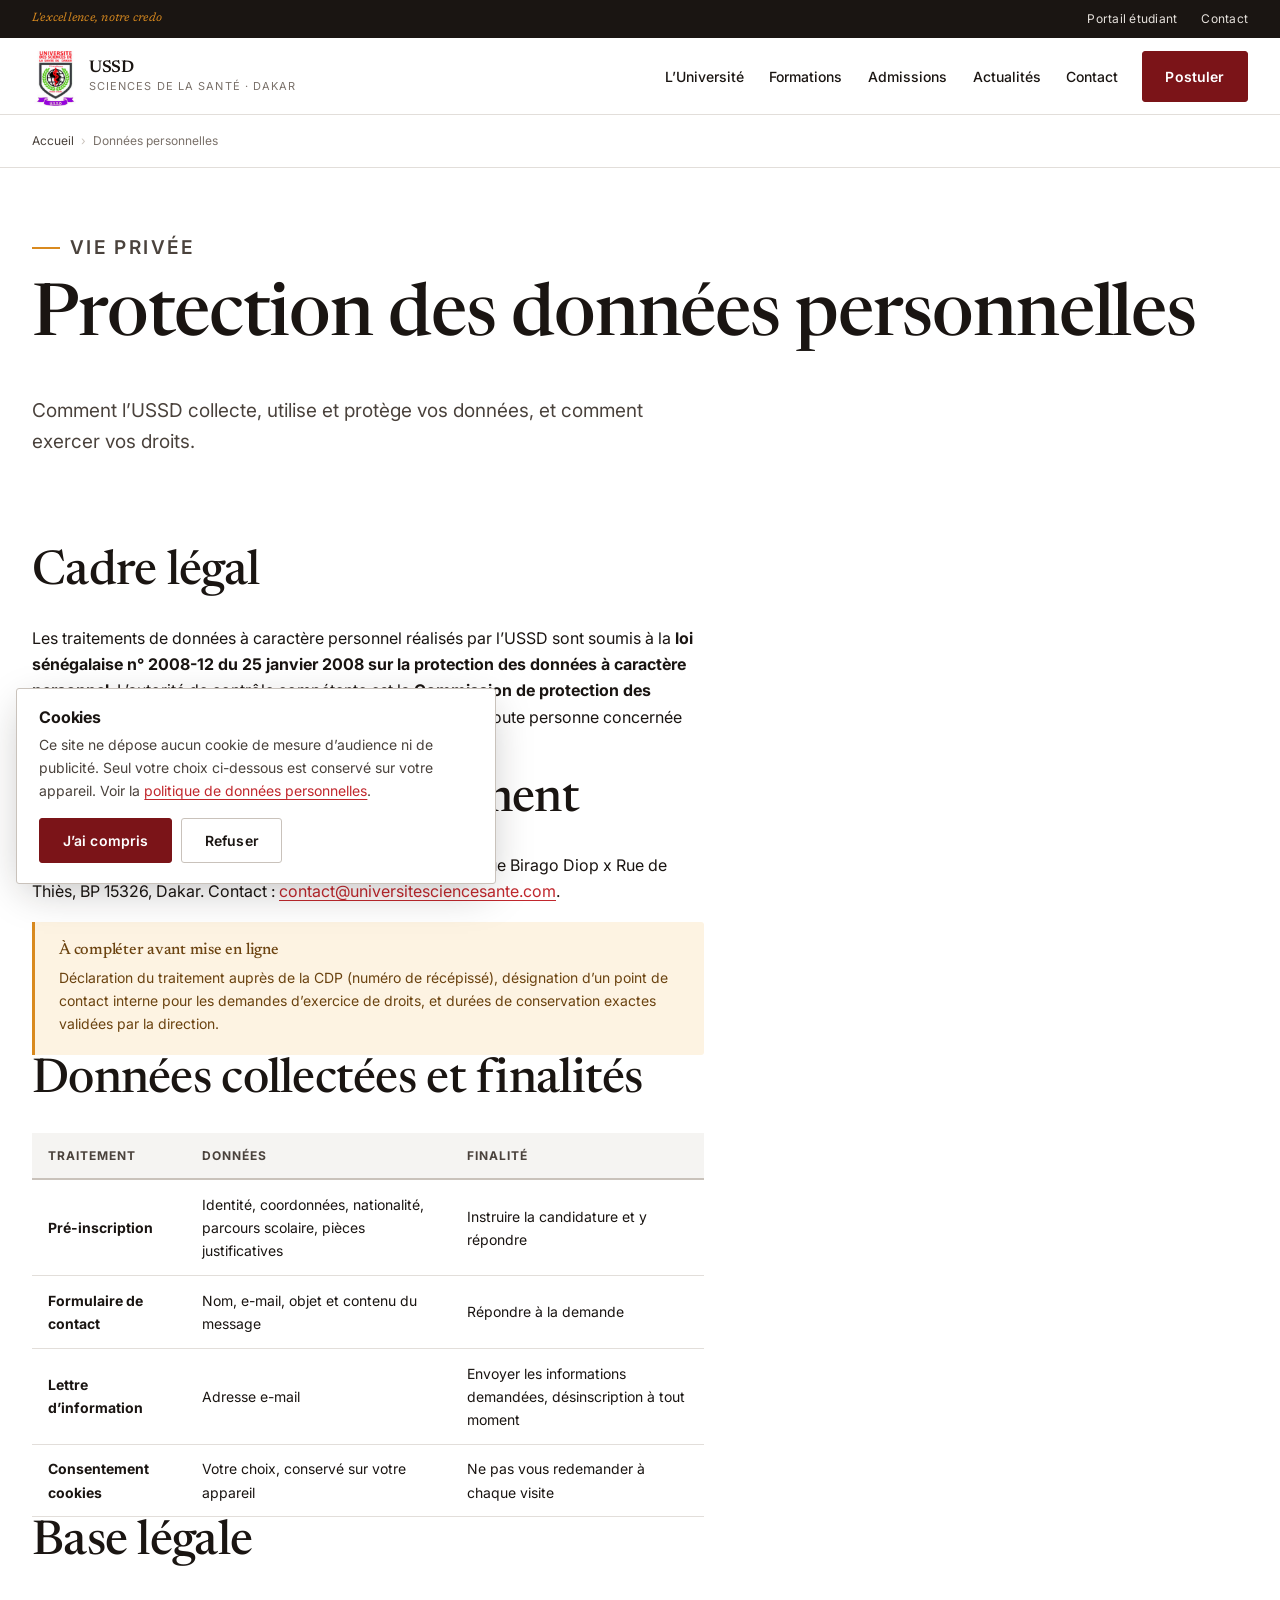
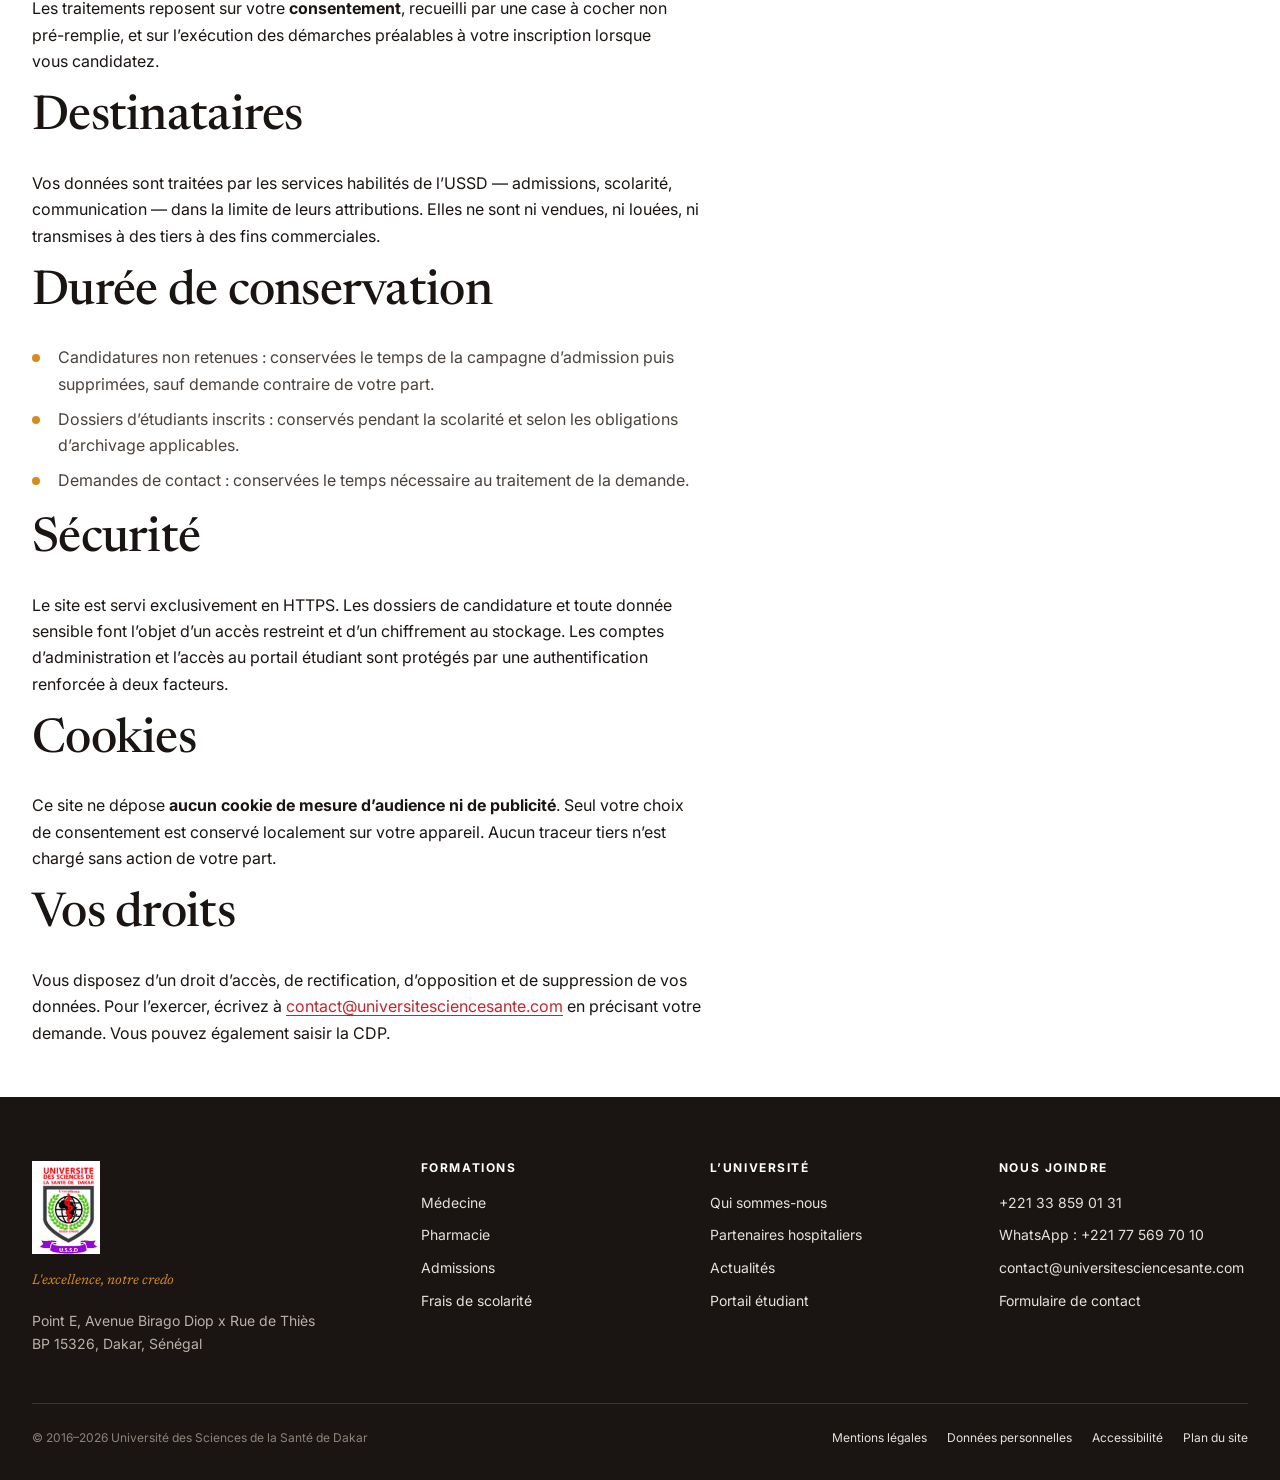
<file: confidentialite.html>
<!DOCTYPE html>
<html lang="fr">
<head>
<meta charset="utf-8">
<meta name="viewport" content="width=device-width, initial-scale=1">
<title>Protection des donn&eacute;es personnelles &mdash; USSD</title>
<meta name="description" content="Traitement des donnees personnelles par l'USSD conformement a la loi senegalaise n 2008-12 du 25 janvier 2008, sous le controle de la Commission de protection des donnees personnelles (CDP).">
<meta name="robots" content="noindex, nofollow">  <!-- APERCU : retirer cette ligne pour la mise en ligne publique -->
<link rel="canonical" href="https://www.universitesciencesante.com/confidentialite.html">
<meta name="theme-color" content="#7B1418">
<link rel="icon" href="assets/img/logo-ussd.png">
<link rel="preconnect" href="https://fonts.googleapis.com">
<link rel="preconnect" href="https://fonts.gstatic.com" crossorigin>
<link rel="stylesheet" href="https://fonts.googleapis.com/css2?family=Inter:wght@400;500;600;700&family=Newsreader:ital,opsz,wght@0,6..72,400;0,6..72,500;0,6..72,600;1,6..72,400&display=swap">
<link rel="stylesheet" href="assets/css/ussd.css">
<script defer src="assets/js/ussd.js"></script>
</head>
<body>
<a class="skip-link" href="#contenu">Aller au contenu principal</a>
<div class="topbar"><div class="wrap">
  <span class="topbar__motto">L'excellence, notre credo</span>
  <a href="portail.html">Portail &eacute;tudiant</a><a href="contact.html">Contact</a>
</div></div>
<header class="masthead"><div class="wrap">
  <a class="brand" href="index.html">
    <img src="assets/img/logo-ussd.png" alt="" width="44" height="59">
    <span><span class="brand__name">USSD</span><span class="brand__sub">Sciences de la sant&eacute; &middot; Dakar</span></span>
  </a>
  <button class="nav-toggle" type="button" aria-expanded="false" aria-controls="nav-principal"><span class="nav-toggle__text">Menu</span></button>
  <nav class="nav" id="nav-principal" aria-label="Navigation principale"><ul>
    <li><a href="l-universite.html">L&rsquo;Universit&eacute;</a></li>
    <li><a href="formations.html">Formations</a></li>
    <li><a href="admissions.html">Admissions</a></li>
    <li><a href="actualites.html">Actualit&eacute;s</a></li>
    <li><a href="contact.html">Contact</a></li>
  </ul></nav>
  <a class="btn btn--primary" href="admissions.html#candidater">Postuler</a>
</div></header>
<nav class="crumbs" aria-label="Fil d&rsquo;Ariane"><div class="wrap"><ol>
  <li><a href="index.html">Accueil</a></li><li>Donn&eacute;es personnelles</li>
</ol></div></nav>
<main id="contenu">
  <section class="page-head"><div class="wrap">
    <p class="eyebrow">Vie priv&eacute;e</p>
    <h1>Protection des donn&eacute;es personnelles</h1>
    <p>Comment l&rsquo;USSD collecte, utilise et prot&egrave;ge vos donn&eacute;es, et comment exercer vos droits.</p>
  </div></section>
  <section class="band band--tight"><div class="wrap"><div class="measure">
    <h2>Cadre l&eacute;gal</h2>
    <p>
      Les traitements de donn&eacute;es &agrave; caract&egrave;re personnel r&eacute;alis&eacute;s par l&rsquo;USSD sont soumis &agrave; la
      <b>loi s&eacute;n&eacute;galaise n&deg;&nbsp;2008-12 du 25 janvier 2008 sur la protection des donn&eacute;es &agrave;
      caract&egrave;re personnel</b>. L&rsquo;autorit&eacute; de contr&ocirc;le comp&eacute;tente est la
      <b>Commission de protection des donn&eacute;es personnelles (CDP)</b> du S&eacute;n&eacute;gal, aupr&egrave;s de
      laquelle toute personne concern&eacute;e peut introduire une r&eacute;clamation.
    </p>

    <h2>Responsable du traitement</h2>
    <p>
      Universit&eacute; des Sciences de la Sant&eacute; de Dakar &mdash; Point E, Avenue Birago Diop x Rue de Thi&egrave;s,
      BP 15326, Dakar. Contact :
      <a href="mailto:contact@universitesciencesante.com">contact@universitesciencesante.com</a>.
    </p>
<div class="callout callout--warn"><h3>&Agrave; compl&eacute;ter avant mise en ligne</h3><p style="margin:0">D&eacute;claration du traitement aupr&egrave;s de la CDP (num&eacute;ro de r&eacute;c&eacute;piss&eacute;), d&eacute;signation d&rsquo;un point de contact interne pour les demandes d&rsquo;exercice de droits, et dur&eacute;es de conservation exactes valid&eacute;es par la direction.</p></div>
    <h2>Donn&eacute;es collect&eacute;es et finalit&eacute;s</h2>
    <div class="table-wrap"><table class="data">
      <thead><tr><th scope="col">Traitement</th><th scope="col">Donn&eacute;es</th><th scope="col">Finalit&eacute;</th></tr></thead>
      <tbody>
        <tr><th scope="row">Pr&eacute;-inscription</th><td>Identit&eacute;, coordonn&eacute;es, nationalit&eacute;, parcours scolaire, pi&egrave;ces justificatives</td><td>Instruire la candidature et y r&eacute;pondre</td></tr>
        <tr><th scope="row">Formulaire de contact</th><td>Nom, e-mail, objet et contenu du message</td><td>R&eacute;pondre &agrave; la demande</td></tr>
        <tr><th scope="row">Lettre d&rsquo;information</th><td>Adresse e-mail</td><td>Envoyer les informations demand&eacute;es, d&eacute;sinscription &agrave; tout moment</td></tr>
        <tr><th scope="row">Consentement cookies</th><td>Votre choix, conserv&eacute; sur votre appareil</td><td>Ne pas vous redemander &agrave; chaque visite</td></tr>
      </tbody>
    </table></div>

    <h2>Base l&eacute;gale</h2>
    <p>
      Les traitements reposent sur votre <b>consentement</b>, recueilli par une case &agrave; cocher non
      pr&eacute;-remplie, et sur l&rsquo;ex&eacute;cution des d&eacute;marches pr&eacute;alables &agrave; votre inscription lorsque vous
      candidatez.
    </p>

    <h2>Destinataires</h2>
    <p>
      Vos donn&eacute;es sont trait&eacute;es par les services habilit&eacute;s de l&rsquo;USSD &mdash; admissions, scolarit&eacute;,
      communication &mdash; dans la limite de leurs attributions. Elles ne sont ni vendues, ni lou&eacute;es,
      ni transmises &agrave; des tiers &agrave; des fins commerciales.
    </p>

    <h2>Dur&eacute;e de conservation</h2>
    <ul class="list-check">
      <li>Candidatures non retenues : conserv&eacute;es le temps de la campagne d&rsquo;admission puis supprim&eacute;es, sauf demande contraire de votre part.</li>
      <li>Dossiers d&rsquo;&eacute;tudiants inscrits : conserv&eacute;s pendant la scolarit&eacute; et selon les obligations d&rsquo;archivage applicables.</li>
      <li>Demandes de contact : conserv&eacute;es le temps n&eacute;cessaire au traitement de la demande.</li>
    </ul>

    <h2>S&eacute;curit&eacute;</h2>
    <p>
      Le site est servi exclusivement en HTTPS. Les dossiers de candidature et toute donn&eacute;e
      sensible font l&rsquo;objet d&rsquo;un acc&egrave;s restreint et d&rsquo;un chiffrement au stockage. Les comptes
      d&rsquo;administration et l&rsquo;acc&egrave;s au portail &eacute;tudiant sont prot&eacute;g&eacute;s par une authentification
      renforc&eacute;e &agrave; deux facteurs.
    </p>

    <h2>Cookies</h2>
    <p>
      Ce site ne d&eacute;pose <b>aucun cookie de mesure d&rsquo;audience ni de publicit&eacute;</b>. Seul votre choix
      de consentement est conserv&eacute; localement sur votre appareil. Aucun traceur tiers n&rsquo;est charg&eacute;
      sans action de votre part.
    </p>

    <h2>Vos droits</h2>
    <p>
      Vous disposez d&rsquo;un droit d&rsquo;acc&egrave;s, de rectification, d&rsquo;opposition et de suppression de vos
      donn&eacute;es. Pour l&rsquo;exercer, &eacute;crivez &agrave;
      <a href="mailto:contact@universitesciencesante.com">contact@universitesciencesante.com</a>
      en pr&eacute;cisant votre demande. Vous pouvez &eacute;galement saisir la CDP.
    </p>
  </div></div></section>
</main>
<footer class="footer"><div class="wrap">
  <div class="footer__grid">
    <div class="footer__brand">
      <img src="assets/img/logo-ussd.png" alt="" width="68" height="91">
      <p class="footer__motto">L'excellence, notre credo</p>
      <p style="margin:0">Point E, Avenue Birago Diop x Rue de Thi&egrave;s<br>BP 15326, Dakar, S&eacute;n&eacute;gal</p>
    </div>
    <div><h3>Formations</h3><ul>
      <li><a href="formations.html#medecine">M&eacute;decine</a></li><li><a href="formations.html#pharmacie">Pharmacie</a></li>
      <li><a href="admissions.html">Admissions</a></li><li><a href="admissions.html#frais">Frais de scolarit&eacute;</a></li>
    </ul></div>
    <div><h3>L&rsquo;Universit&eacute;</h3><ul>
      <li><a href="l-universite.html">Qui sommes-nous</a></li><li><a href="l-universite.html#partenariats">Partenaires hospitaliers</a></li>
      <li><a href="actualites.html">Actualit&eacute;s</a></li><li><a href="portail.html">Portail &eacute;tudiant</a></li>
    </ul></div>
    <div><h3>Nous joindre</h3><ul>
      <li><a href="tel:+221338590131">+221 33 859 01 31</a></li>
      <li><a href="https://wa.me/221775697010">WhatsApp : +221 77 569 70 10</a></li>
      <li><a href="mailto:contact@universitesciencesante.com">contact@universitesciencesante.com</a></li>
      <li><a href="contact.html">Formulaire de contact</a></li>
    </ul></div>
  </div>
  <div class="footer__legal">
    <p style="margin:0">&copy; 2016&ndash;2026 Universit&eacute; des Sciences de la Sant&eacute; de Dakar</p>
    <ul>
      <li><a href="mentions-legales.html">Mentions l&eacute;gales</a></li><li><a href="confidentialite.html">Donn&eacute;es personnelles</a></li>
      <li><a href="accessibilite.html">Accessibilit&eacute;</a></li><li><a href="sitemap.xml">Plan du site</a></li>
    </ul>
  </div>
</div></footer>
<div class="cookie" id="cookie-banner" role="dialog" aria-labelledby="cookie-titre" aria-describedby="cookie-desc" hidden>
  <h2 id="cookie-titre">Cookies</h2>
  <p id="cookie-desc">Ce site ne d&eacute;pose aucun cookie de mesure d&rsquo;audience ni de publicit&eacute;. Seul votre choix ci-dessous est conserv&eacute; sur votre appareil. Voir la <a href="confidentialite.html">politique de donn&eacute;es personnelles</a>.</p>
  <div class="cookie__actions">
    <button class="btn btn--primary" type="button" data-consent="accepte">J&rsquo;ai compris</button>
    <button class="btn btn--ghost" type="button" data-consent="refuse">Refuser</button>
  </div>
</div>
</body>
</html>
</file>
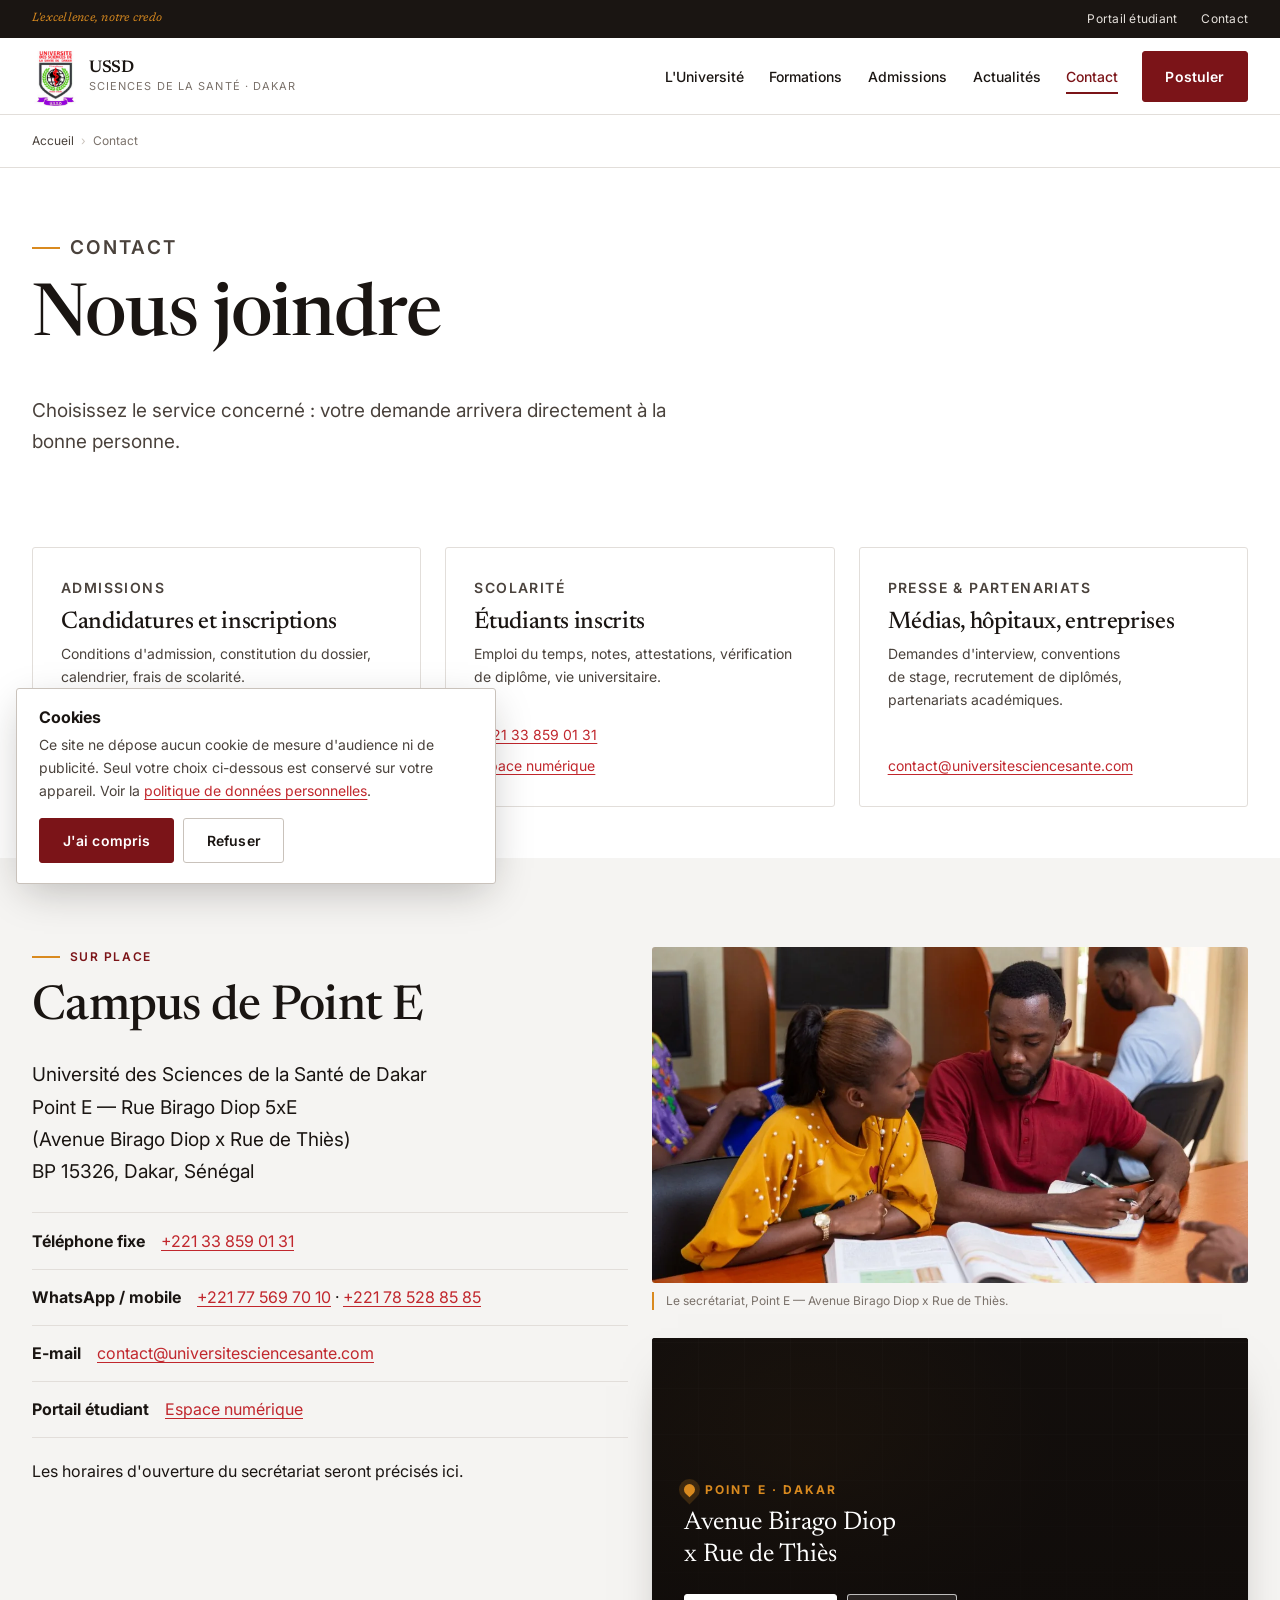
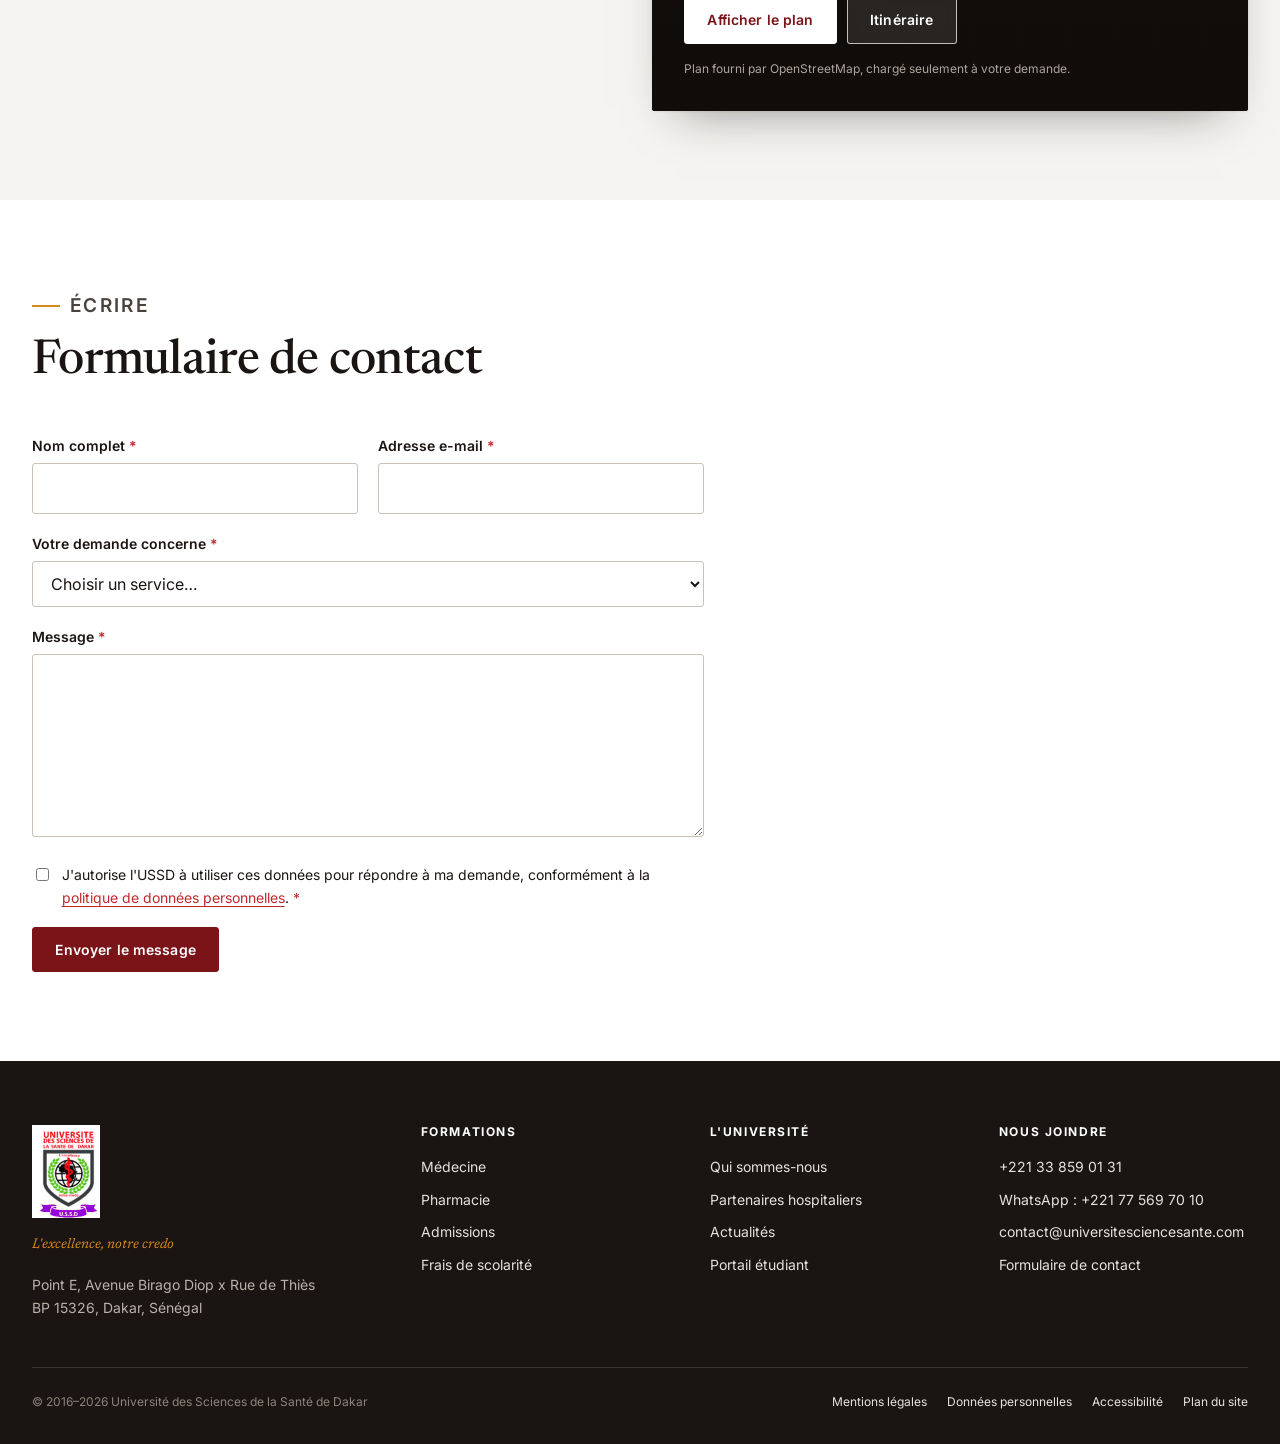
<file: contact.html>
<!DOCTYPE html>
<html lang="fr">
<head>
<meta charset="utf-8">
<meta name="viewport" content="width=device-width, initial-scale=1">
<title>Contact — USSD, Point E, Dakar</title>
<meta name="description" content="Contacter l'Université des Sciences de la Santé de Dakar : Point E, Avenue Birago Diop x Rue de Thiès, BP 15326. Téléphone +221 33 859 01 31, WhatsApp +221 77 569 70 10.">
<meta name="robots" content="noindex, nofollow">  <!-- APERCU : retirer cette ligne pour la mise en ligne publique -->
<link rel="canonical" href="https://www.universitesciencesante.com/contact.html">
<meta property="og:title" content="Contacter l'USSD">
<meta name="theme-color" content="#7B1418">
<link rel="icon" href="assets/img/logo-ussd.png">
<link rel="preconnect" href="https://fonts.googleapis.com">
<link rel="preconnect" href="https://fonts.gstatic.com" crossorigin>
<link rel="stylesheet" href="https://fonts.googleapis.com/css2?family=Inter:wght@400;500;600;700&family=Newsreader:ital,opsz,wght@0,6..72,400;0,6..72,500;0,6..72,600;1,6..72,400&display=swap">
<link rel="stylesheet" href="assets/css/ussd.css">
<script defer src="assets/js/ussd.js"></script>
</head>
<body>
<a class="skip-link" href="#contenu">Aller au contenu principal</a>

<div class="topbar"><div class="wrap">
  <span class="topbar__motto">L'excellence, notre credo</span>
  <a href="portail.html">Portail étudiant</a><a href="contact.html">Contact</a>
</div></div>

<header class="masthead"><div class="wrap">
  <a class="brand" href="index.html">
    <img src="assets/img/logo-ussd.png" alt="" width="44" height="59">
    <span><span class="brand__name">USSD</span><span class="brand__sub">Sciences de la santé · Dakar</span></span>
  </a>
  <button class="nav-toggle" type="button" aria-expanded="false" aria-controls="nav-principal"><span class="nav-toggle__text">Menu</span></button>
  <nav class="nav" id="nav-principal" aria-label="Navigation principale"><ul>
    <li><a href="l-universite.html">L'Université</a></li>
    <li><a href="formations.html">Formations</a></li>
    <li><a href="admissions.html">Admissions</a></li>
    <li><a href="actualites.html">Actualités</a></li>
    <li><a href="contact.html" aria-current="page">Contact</a></li>
  </ul></nav>
  <a class="btn btn--primary" href="admissions.html#candidater">Postuler</a>
</div></header>

<nav class="crumbs" aria-label="Fil d'Ariane"><div class="wrap"><ol>
  <li><a href="index.html">Accueil</a></li><li>Contact</li>
</ol></div></nav>

<main id="contenu">

  <section class="page-head"><div class="wrap">
    <p class="eyebrow">Contact</p>
    <h1>Nous joindre</h1>
    <p>Choisissez le service concerné : votre demande arrivera directement à la bonne personne.</p>
  </div></section>

  <section class="band band--tight"><div class="wrap grid grid--3">
    <article class="card">
      <p class="card__kicker">Admissions</p>
      <h3>Candidatures et inscriptions</h3>
      <p>Conditions d'admission, constitution du dossier, calendrier, frais de scolarité.</p>
      <div class="card__foot">
        <p style="margin:0 0 .5rem"><a href="mailto:contact@universitesciencesante.com?subject=Admissions">contact@universitesciencesante.com</a></p>
        <p style="margin:0"><a href="https://wa.me/221775697010">WhatsApp : +221 77 569 70 10</a></p>
      </div>
    </article>
    <article class="card">
      <p class="card__kicker">Scolarité</p>
      <h3>Étudiants inscrits</h3>
      <p>Emploi du temps, notes, attestations, vérification de diplôme, vie universitaire.</p>
      <div class="card__foot">
        <p style="margin:0 0 .5rem"><a href="tel:+221338590131">+221 33 859 01 31</a></p>
        <p style="margin:0"><a href="portail.html">Espace num&eacute;rique</a></p>
      </div>
    </article>
    <article class="card" id="presse">
      <p class="card__kicker">Presse &amp; partenariats</p>
      <h3>Médias, hôpitaux, entreprises</h3>
      <p>Demandes d'interview, conventions de stage, recrutement de diplômés, partenariats académiques.</p>
      <div class="card__foot">
        <p style="margin:0"><a href="mailto:contact@universitesciencesante.com?subject=Presse%20et%20partenariats">contact@universitesciencesante.com</a></p>
      </div>
    </article>
  </div></section>

  <section class="band band--mist"><div class="wrap grid grid--2">
    <div>
      <p class="eyebrow">Sur place</p>
      <h2>Campus de Point E</h2>
      <address style="font-style:normal;font-size:var(--t-lg);line-height:1.7;margin-bottom:1.5rem">
        Université des Sciences de la Santé de Dakar<br>
        Point E — Rue Birago Diop 5xE<br>
        (Avenue Birago Diop x Rue de Thiès)<br>
        BP 15326, Dakar, Sénégal
      </address>
      <ul class="list-plain">
        <li><b>Téléphone fixe</b> <a href="tel:+221338590131">+221 33 859 01 31</a></li>
        <li><b>WhatsApp / mobile</b> <span><a href="https://wa.me/221775697010">+221 77 569 70 10</a> · <a href="https://wa.me/221785288585">+221 78 528 85 85</a></span></li>
        <li><b>E-mail</b> <a href="mailto:contact@universitesciencesante.com">contact@universitesciencesante.com</a></li>
        <li><b>Portail étudiant</b> <a href="portail.html">Espace num&eacute;rique</a></li>
      </ul>
      <!-- À COMPLÉTER : horaires d'ouverture du secrétariat, et carte interactive
           (privilégier une carte OpenStreetMap chargée au clic pour ne pas dégrader
           la performance ni déposer de traceur tiers au chargement). -->
      <p class="hint" style="margin-top:1.25rem">Les horaires d'ouverture du secrétariat seront précisés ici.</p>
    </div>
    <div>
      <figure class="figure figure--wide">
        <img src="assets/img/photos/secretariat.webp" alt="Deux membres du personnel de l'USSD travaillant sur un dossier au secrétariat" width="1080" height="608" loading="lazy" decoding="async">
        <figcaption>Le secrétariat, Point E — Avenue Birago Diop x Rue de Thiès.</figcaption>
      </figure>
      <!-- Plan d'acces. La carte n'est chargee qu'au clic : sinon openstreetmap.org
           serait appele des l'ouverture de la page, ce qui deposerait un tiers et
           alourdirait le chargement. Coordonnees relevees sur OpenStreetMap pour
           l'Avenue Birago Diop ; le point exact du batiment reste a confirmer. -->
      <div class="carte" id="carte" style="margin-top:1.75rem"
           data-src="https://www.openstreetmap.org/export/embed.html?bbox=-17.4641%2C14.6941%2C-17.4561%2C14.7021&amp;layer=mapnik&amp;marker=14.6981%2C-17.4601">
        <div class="carte__apercu">
          <div class="carte__voile" aria-hidden="true"></div>
          <div class="carte__contenu">
            <p class="carte__lieu">
              <span class="carte__epingle" aria-hidden="true"></span>
              Point E &middot; Dakar
            </p>
            <p class="carte__adresse">Avenue Birago Diop<br>x Rue de Thiès</p>
            <div class="carte__actions">
              <button type="button" class="btn btn--light" data-carte="afficher">Afficher le plan</button>
              <a class="btn btn--contour" href="https://www.openstreetmap.org/?mlat=14.6981&amp;mlon=-17.4601#map=17/14.6981/-17.4601"
                 target="_blank" rel="noopener">Itinéraire <span class="visually-hidden">(nouvelle fenêtre)</span></a>
            </div>
            <p class="carte__note">Plan fourni par OpenStreetMap, chargé seulement à votre demande.</p>
          </div>
        </div>
      </div>
    </div>
  </div></section>

  <section class="band"><div class="wrap">
    <div class="section-head"><p class="eyebrow">Écrire</p><h2>Formulaire de contact</h2></div>
    <!-- À BRANCHER : aucun back-end connecté. Voir README, section « Ce qui reste à faire ». -->
    <form class="measure" id="form-contact" novalidate
          onsubmit="event.preventDefault();var s=this.querySelector('.form-status');if(!this.checkValidity()){this.reportValidity();return;}s.setAttribute('data-state','err');s.textContent='Ce formulaire n\'est pas encore relié à une boîte de réception. Écrivez directement à contact@universitesciencesante.com ou appelez le +221 33 859 01 31.';">
      <div class="form-grid">
        <div class="field"><label for="c-nom">Nom complet <span class="req" aria-hidden="true">*</span></label><input type="text" id="c-nom" name="nom" autocomplete="name" required></div>
        <div class="field"><label for="c-email">Adresse e-mail <span class="req" aria-hidden="true">*</span></label><input type="email" id="c-email" name="email" autocomplete="email" required></div>
      </div>
      <div class="field">
        <label for="c-service">Votre demande concerne <span class="req" aria-hidden="true">*</span></label>
        <select id="c-service" name="service" required>
          <option value="">Choisir un service…</option>
          <option>Admissions et candidatures</option>
          <option>Scolarité (étudiant inscrit)</option>
          <option>Formation continue (DU / DES)</option>
          <option>Partenariat hospitalier ou entreprise</option>
          <option>Presse</option>
          <option>Réseau alumni</option>
          <option>Autre</option>
        </select>
      </div>
      <div class="field">
        <label for="c-message">Message <span class="req" aria-hidden="true">*</span></label>
        <textarea id="c-message" name="message" rows="6" required></textarea>
      </div>
      <div class="field">
        <label style="font-weight:400;display:flex;gap:.6rem;align-items:flex-start">
          <input type="checkbox" name="consentement" required style="width:auto;margin-top:.35rem">
          <span style="font-size:.875rem">J'autorise l'USSD à utiliser ces données pour répondre à ma demande, conformément à la <a href="confidentialite.html">politique de données personnelles</a>. <span class="req" aria-hidden="true">*</span></span>
        </label>
      </div>
      <button class="btn btn--primary" type="submit">Envoyer le message</button>
      <p class="form-status" role="status" aria-live="polite"></p>
    </form>
  </div></section>

</main>

<footer class="footer"><div class="wrap">
  <div class="footer__grid">
    <div class="footer__brand">
      <img src="assets/img/logo-ussd.png" alt="" width="68" height="91">
      <p class="footer__motto">L'excellence, notre credo</p>
      <p style="margin:0">Point E, Avenue Birago Diop x Rue de Thiès<br>BP 15326, Dakar, Sénégal</p>
    </div>
    <div><h3>Formations</h3><ul>
      <li><a href="formations.html#medecine">Médecine</a></li><li><a href="formations.html#pharmacie">Pharmacie</a></li>
      <li><a href="admissions.html">Admissions</a></li><li><a href="admissions.html#frais">Frais de scolarité</a></li>
    </ul></div>
    <div><h3>L'Université</h3><ul>
      <li><a href="l-universite.html">Qui sommes-nous</a></li><li><a href="l-universite.html#partenariats">Partenaires hospitaliers</a></li>
      <li><a href="actualites.html">Actualités</a></li><li><a href="portail.html">Portail étudiant</a></li>
    </ul></div>
    <div><h3>Nous joindre</h3><ul>
      <li><a href="tel:+221338590131">+221 33 859 01 31</a></li>
      <li><a href="https://wa.me/221775697010">WhatsApp : +221 77 569 70 10</a></li>
      <li><a href="mailto:contact@universitesciencesante.com">contact@universitesciencesante.com</a></li>
      <li><a href="contact.html">Formulaire de contact</a></li>
    </ul></div>
  </div>
  <div class="footer__legal">
    <p style="margin:0">© 2016–2026 Université des Sciences de la Santé de Dakar</p>
    <ul>
      <li><a href="mentions-legales.html">Mentions légales</a></li><li><a href="confidentialite.html">Données personnelles</a></li>
      <li><a href="accessibilite.html">Accessibilité</a></li><li><a href="sitemap.xml">Plan du site</a></li>
    </ul>
  </div>
</div></footer>

<div class="cookie" id="cookie-banner" role="dialog" aria-labelledby="cookie-titre" aria-describedby="cookie-desc" hidden>
  <h2 id="cookie-titre">Cookies</h2>
  <p id="cookie-desc">Ce site ne dépose aucun cookie de mesure d'audience ni de publicité. Seul votre choix ci-dessous est conservé sur votre appareil. Voir la <a href="confidentialite.html">politique de données personnelles</a>.</p>
  <div class="cookie__actions">
    <button class="btn btn--primary" type="button" data-consent="accepte">J'ai compris</button>
    <button class="btn btn--ghost" type="button" data-consent="refuse">Refuser</button>
  </div>
</div>
</body>
</html>
</file>
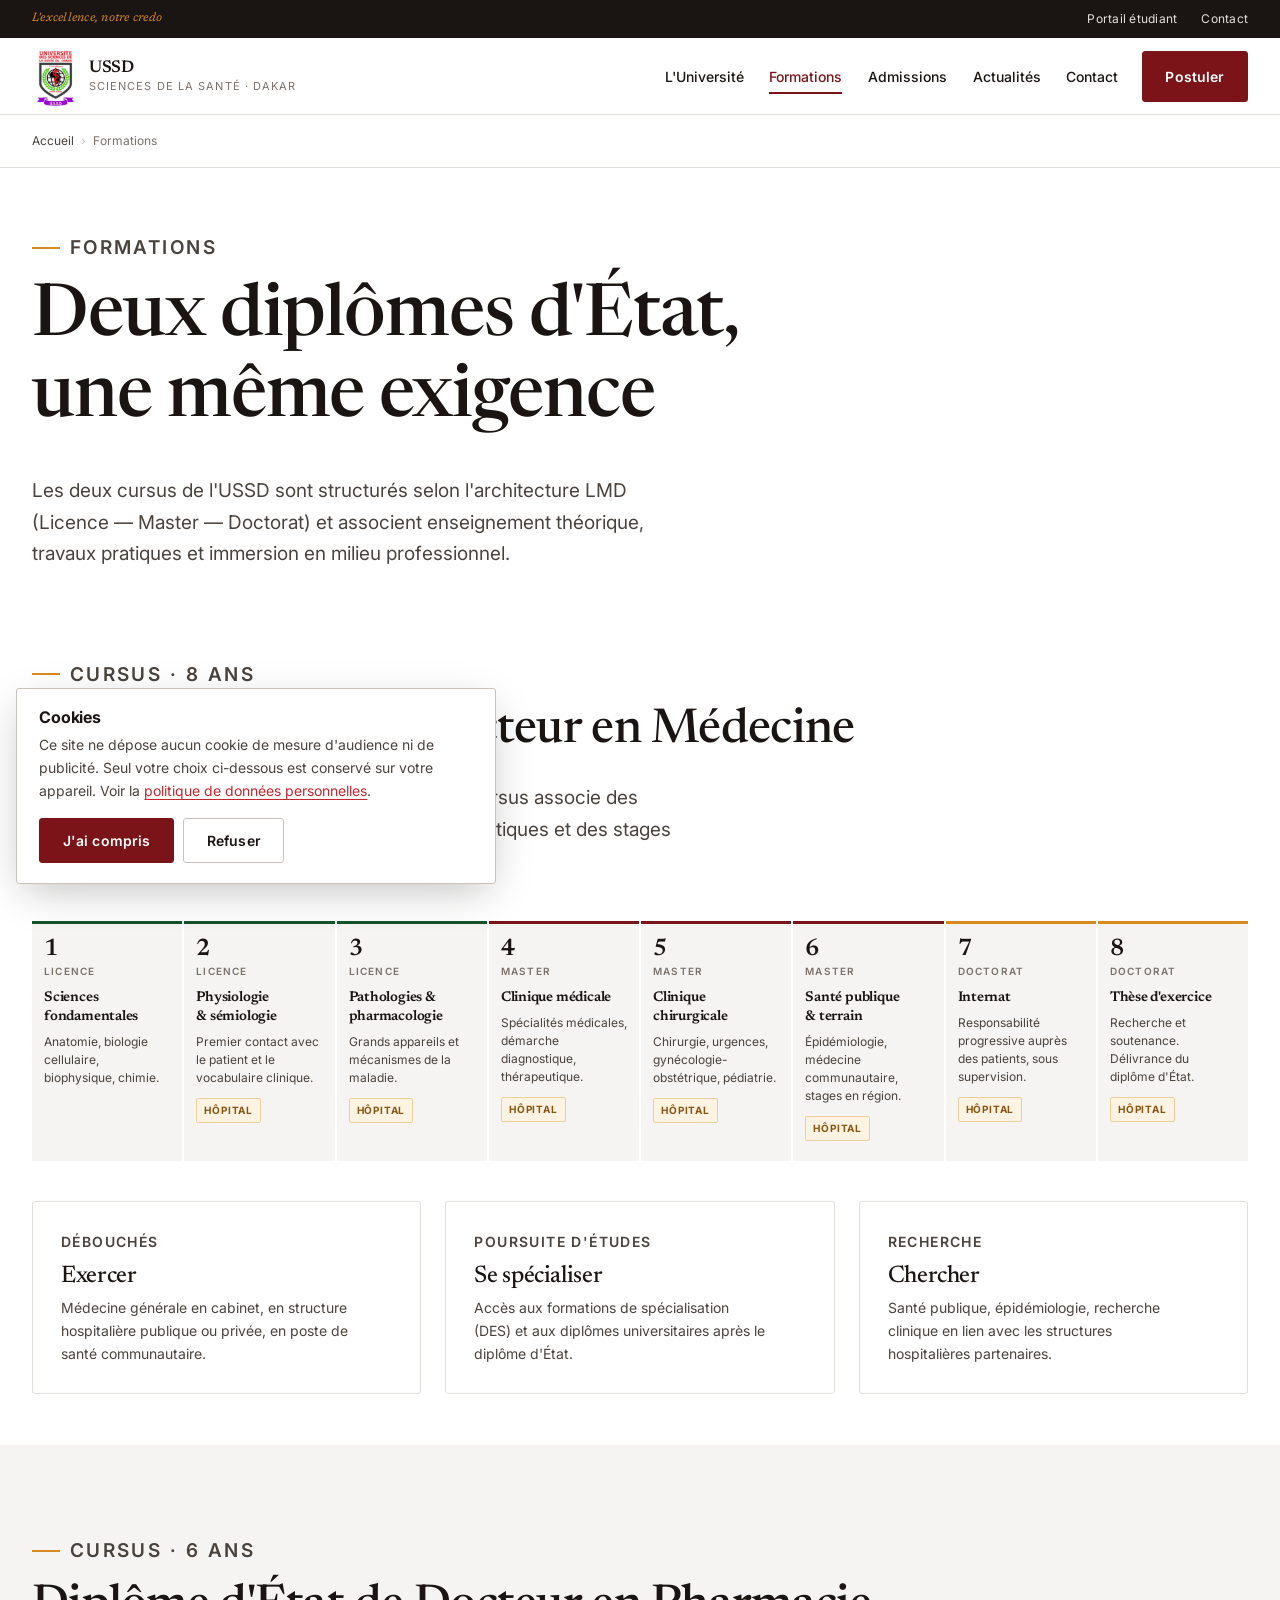
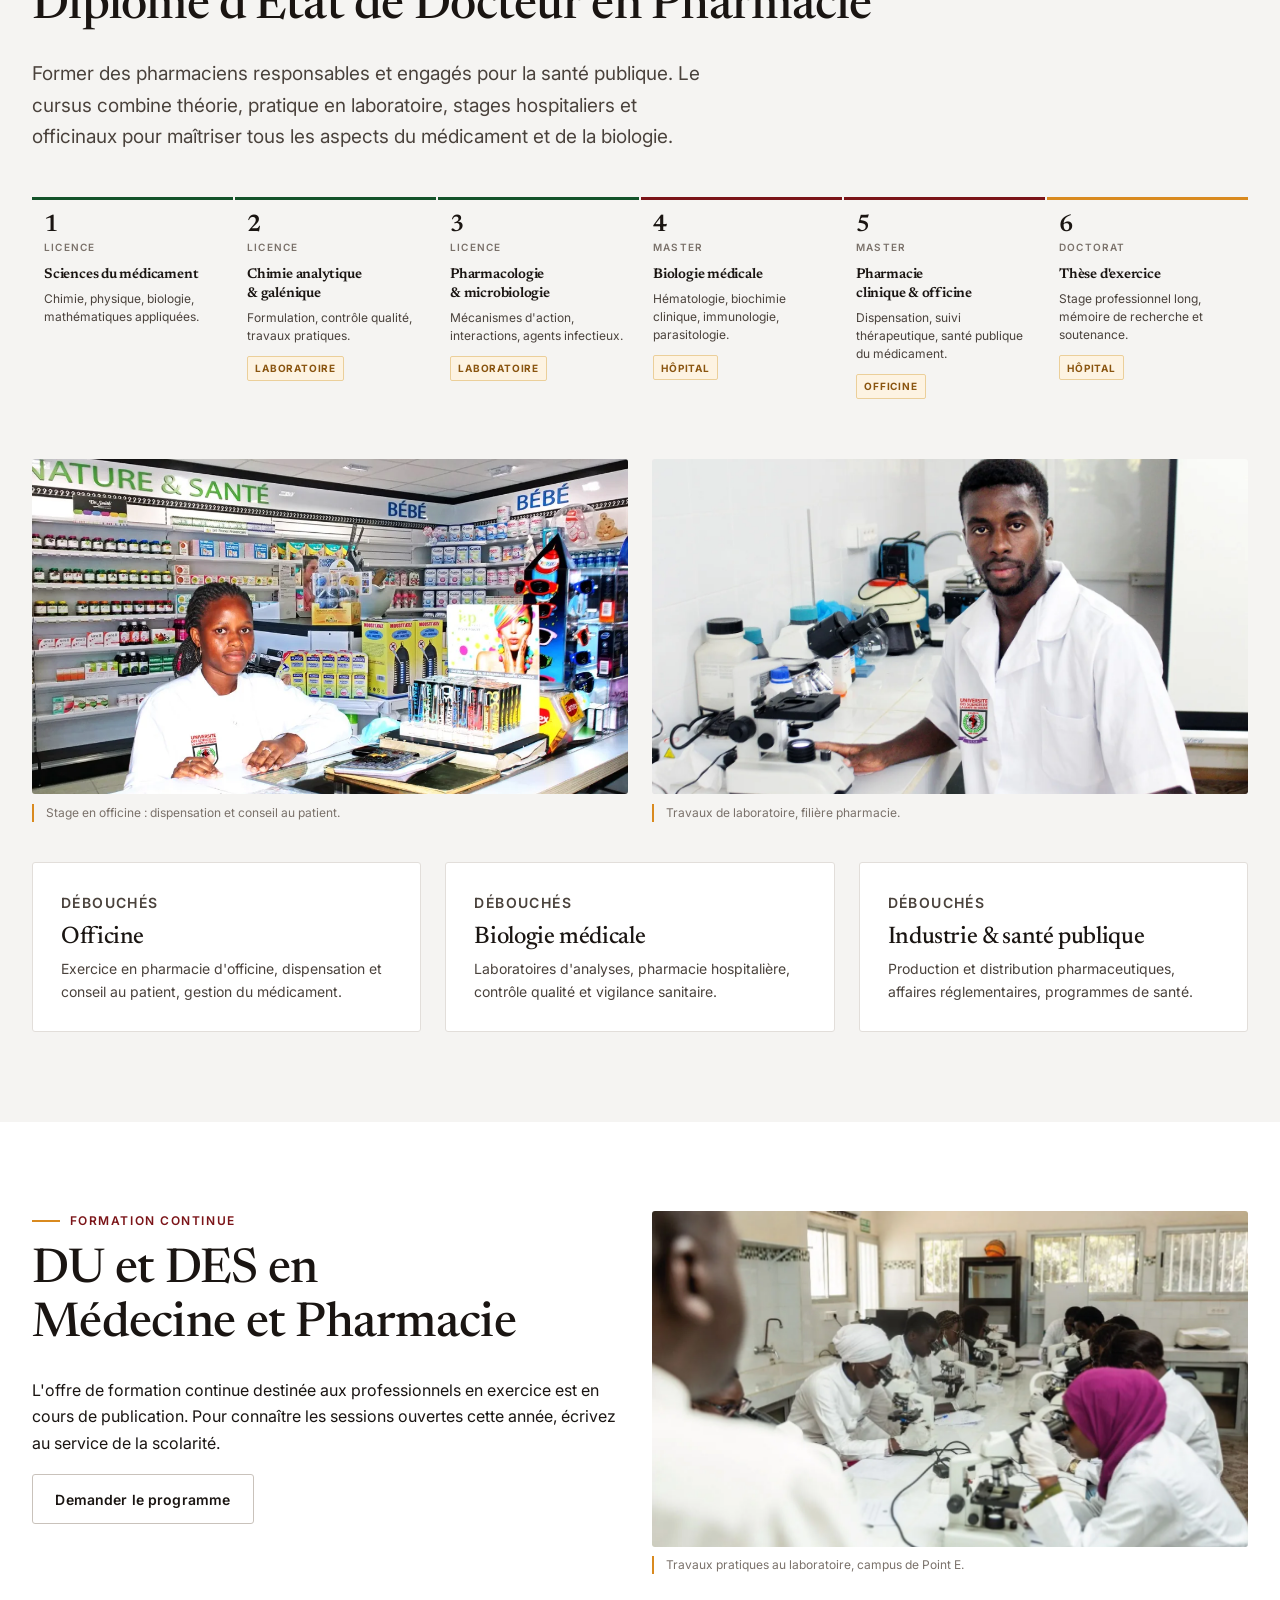
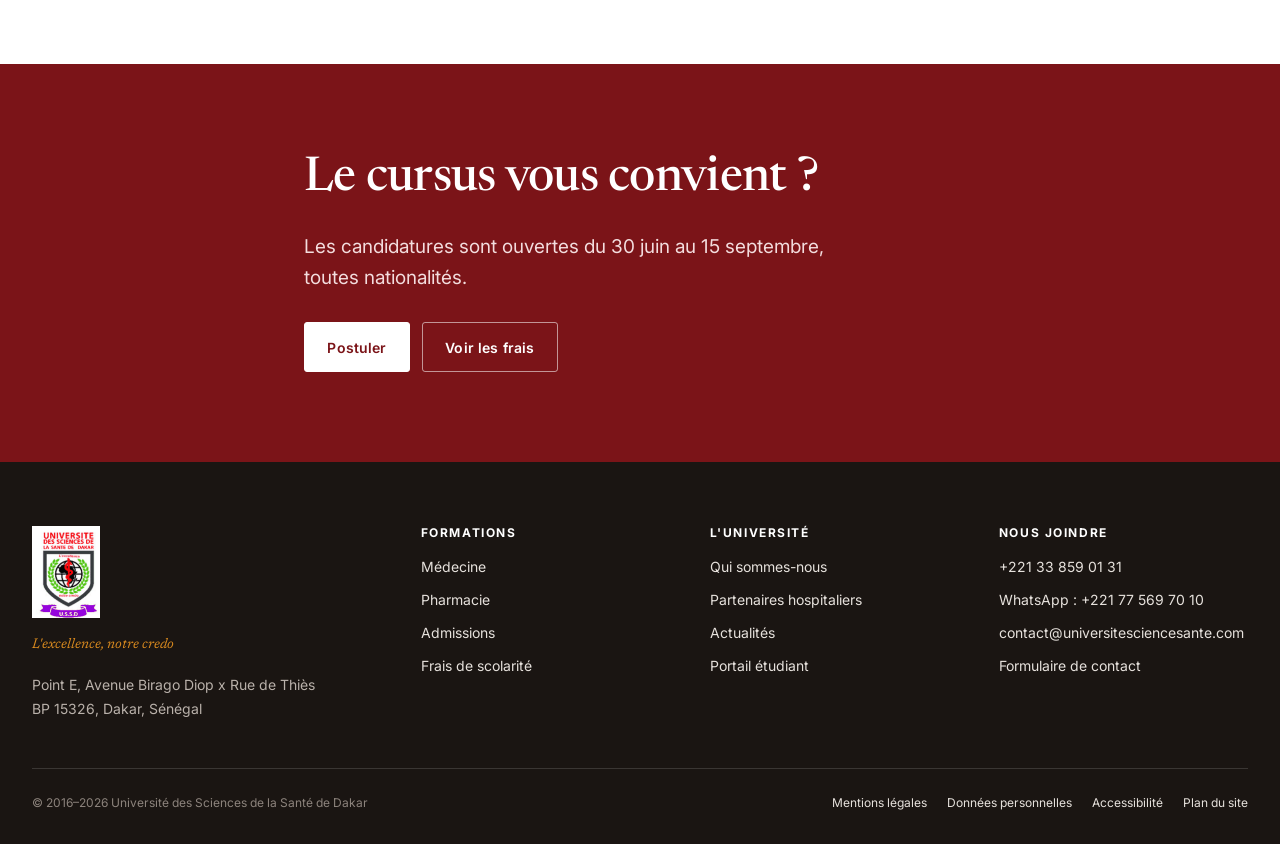
<file: formations.html>
<!DOCTYPE html>
<html lang="fr">
<head>
<meta charset="utf-8">
<meta name="viewport" content="width=device-width, initial-scale=1">
<title>Formations — Docteur en Médecine et Docteur en Pharmacie | USSD</title>
<meta name="description" content="Les deux cursus de l'USSD : Diplôme d'État de Docteur en Médecine (8 ans) et de Docteur en Pharmacie (6 ans), structurés selon l'architecture LMD avec stages hospitaliers dès les premières années.">
<meta name="robots" content="noindex, nofollow">  <!-- APERCU : retirer cette ligne pour la mise en ligne publique -->
<link rel="canonical" href="https://www.universitesciencesante.com/formations.html">
<meta property="og:title" content="Formations à l'USSD — Médecine (8 ans) et Pharmacie (6 ans)">
<meta name="theme-color" content="#7B1418">
<link rel="icon" href="assets/img/logo-ussd.png">
<link rel="preconnect" href="https://fonts.googleapis.com">
<link rel="preconnect" href="https://fonts.gstatic.com" crossorigin>
<link rel="stylesheet" href="https://fonts.googleapis.com/css2?family=Inter:wght@400;500;600;700&family=Newsreader:ital,opsz,wght@0,6..72,400;0,6..72,500;0,6..72,600;1,6..72,400&display=swap">
<link rel="stylesheet" href="assets/css/ussd.css">
<script defer src="assets/js/ussd.js"></script>
</head>
<body>
<a class="skip-link" href="#contenu">Aller au contenu principal</a>

<div class="topbar"><div class="wrap">
  <span class="topbar__motto">L'excellence, notre credo</span>
  <a href="portail.html">Portail étudiant</a><a href="contact.html">Contact</a>
</div></div>

<header class="masthead"><div class="wrap">
  <a class="brand" href="index.html">
    <img src="assets/img/logo-ussd.png" alt="" width="44" height="59">
    <span><span class="brand__name">USSD</span><span class="brand__sub">Sciences de la santé · Dakar</span></span>
  </a>
  <button class="nav-toggle" type="button" aria-expanded="false" aria-controls="nav-principal"><span class="nav-toggle__text">Menu</span></button>
  <nav class="nav" id="nav-principal" aria-label="Navigation principale"><ul>
    <li><a href="l-universite.html">L'Université</a></li>
    <li><a href="formations.html" aria-current="page">Formations</a></li>
    <li><a href="admissions.html">Admissions</a></li>
    <li><a href="actualites.html">Actualités</a></li>
    <li><a href="contact.html">Contact</a></li>
  </ul></nav>
  <a class="btn btn--primary" href="admissions.html#candidater">Postuler</a>
</div></header>

<nav class="crumbs" aria-label="Fil d'Ariane"><div class="wrap"><ol>
  <li><a href="index.html">Accueil</a></li><li>Formations</li>
</ol></div></nav>

<main id="contenu">

  <section class="page-head"><div class="wrap">
    <p class="eyebrow">Formations</p>
    <h1>Deux diplômes d'État, une même exigence</h1>
    <p>
      Les deux cursus de l'USSD sont structurés selon l'architecture LMD
      (Licence — Master — Doctorat) et associent enseignement théorique, travaux pratiques
      et immersion en milieu professionnel.
    </p>
  </div></section>

  <!-- Médecine -->
  <section class="band band--tight" id="medecine"><div class="wrap">
    <div class="section-head">
      <p class="eyebrow">Cursus · 8 ans</p>
      <h2>Diplôme d'État de Docteur en Médecine</h2>
      <p>
        Former des médecins compétents et éthiques. Le cursus associe des enseignements
        théoriques rigoureux, des travaux pratiques et des stages hospitaliers immersifs
        dès les premières années.
      </p>
    </div>

    <!-- CONTENU À VALIDER par la direction pédagogique avant mise en ligne. -->
    <ol class="ladder" style="--years:8">
      <li class="year" data-cycle="1" style="--i:0"><span class="year__n">1<small>Licence</small></span><h3 class="year__title">Sciences fondamentales</h3><p class="year__desc">Anatomie, biologie cellulaire, biophysique, chimie.</p></li>
      <li class="year" data-cycle="1" style="--i:1"><span class="year__n">2<small>Licence</small></span><h3 class="year__title">Physiologie &amp; sémiologie</h3><p class="year__desc">Premier contact avec le patient et le vocabulaire clinique.</p><span class="year__flag">Hôpital</span></li>
      <li class="year" data-cycle="1" style="--i:2"><span class="year__n">3<small>Licence</small></span><h3 class="year__title">Pathologies &amp; pharmacologie</h3><p class="year__desc">Grands appareils et mécanismes de la maladie.</p><span class="year__flag">Hôpital</span></li>
      <li class="year" data-cycle="2" style="--i:3"><span class="year__n">4<small>Master</small></span><h3 class="year__title">Clinique médicale</h3><p class="year__desc">Spécialités médicales, démarche diagnostique, thérapeutique.</p><span class="year__flag">Hôpital</span></li>
      <li class="year" data-cycle="2" style="--i:4"><span class="year__n">5<small>Master</small></span><h3 class="year__title">Clinique chirurgicale</h3><p class="year__desc">Chirurgie, urgences, gynécologie-obstétrique, pédiatrie.</p><span class="year__flag">Hôpital</span></li>
      <li class="year" data-cycle="2" style="--i:5"><span class="year__n">6<small>Master</small></span><h3 class="year__title">Santé publique &amp; terrain</h3><p class="year__desc">Épidémiologie, médecine communautaire, stages en région.</p><span class="year__flag">Hôpital</span></li>
      <li class="year" data-cycle="3" style="--i:6"><span class="year__n">7<small>Doctorat</small></span><h3 class="year__title">Internat</h3><p class="year__desc">Responsabilité progressive auprès des patients, sous supervision.</p><span class="year__flag">Hôpital</span></li>
      <li class="year" data-cycle="3" style="--i:7"><span class="year__n">8<small>Doctorat</small></span><h3 class="year__title">Thèse d'exercice</h3><p class="year__desc">Recherche et soutenance. Délivrance du diplôme d'État.</p><span class="year__flag">Hôpital</span></li>
    </ol>

    <div class="grid grid--3" style="margin-top:2.5rem">
      <div class="card"><p class="card__kicker">Débouchés</p><h3>Exercer</h3><p>Médecine générale en cabinet, en structure hospitalière publique ou privée, en poste de santé communautaire.</p></div>
      <div class="card"><p class="card__kicker">Poursuite d'études</p><h3>Se spécialiser</h3><p>Accès aux formations de spécialisation (DES) et aux diplômes universitaires après le diplôme d'État.</p></div>
      <div class="card"><p class="card__kicker">Recherche</p><h3>Chercher</h3><p>Santé publique, épidémiologie, recherche clinique en lien avec les structures hospitalières partenaires.</p></div>
    </div>
  </div></section>

  <!-- Pharmacie -->
  <section class="band band--mist" id="pharmacie"><div class="wrap">
    <div class="section-head">
      <p class="eyebrow">Cursus · 6 ans</p>
      <h2>Diplôme d'État de Docteur en Pharmacie</h2>
      <p>
        Former des pharmaciens responsables et engagés pour la santé publique. Le cursus combine
        théorie, pratique en laboratoire, stages hospitaliers et officinaux pour maîtriser tous
        les aspects du médicament et de la biologie.
      </p>
    </div>

    <ol class="ladder" style="--years:6">
      <li class="year" data-cycle="1" style="--i:0"><span class="year__n">1<small>Licence</small></span><h3 class="year__title">Sciences du médicament</h3><p class="year__desc">Chimie, physique, biologie, mathématiques appliquées.</p></li>
      <li class="year" data-cycle="1" style="--i:1"><span class="year__n">2<small>Licence</small></span><h3 class="year__title">Chimie analytique &amp; galénique</h3><p class="year__desc">Formulation, contrôle qualité, travaux pratiques.</p><span class="year__flag">Laboratoire</span></li>
      <li class="year" data-cycle="1" style="--i:2"><span class="year__n">3<small>Licence</small></span><h3 class="year__title">Pharmacologie &amp; microbiologie</h3><p class="year__desc">Mécanismes d'action, interactions, agents infectieux.</p><span class="year__flag">Laboratoire</span></li>
      <li class="year" data-cycle="2" style="--i:3"><span class="year__n">4<small>Master</small></span><h3 class="year__title">Biologie médicale</h3><p class="year__desc">Hématologie, biochimie clinique, immunologie, parasitologie.</p><span class="year__flag">Hôpital</span></li>
      <li class="year" data-cycle="2" style="--i:4"><span class="year__n">5<small>Master</small></span><h3 class="year__title">Pharmacie clinique &amp; officine</h3><p class="year__desc">Dispensation, suivi thérapeutique, santé publique du médicament.</p><span class="year__flag">Officine</span></li>
      <li class="year" data-cycle="3" style="--i:5"><span class="year__n">6<small>Doctorat</small></span><h3 class="year__title">Thèse d'exercice</h3><p class="year__desc">Stage professionnel long, mémoire de recherche et soutenance.</p><span class="year__flag">Hôpital</span></li>
    </ol>

    <div class="grid grid--2" style="margin-top:2.5rem">
      <figure class="figure figure--wide">
        <img src="assets/img/photos/stage-officine.webp" alt="Étudiante de l'USSD en blouse blanche derrière le comptoir d'une officine" width="1080" height="608" loading="lazy" decoding="async">
        <figcaption>Stage en officine : dispensation et conseil au patient.</figcaption>
      </figure>
      <figure class="figure figure--wide">
        <img src="assets/img/photos/pharmacie.webp" alt="Étudiant de l'USSD en blouse blanche au microscope dans un laboratoire" width="1400" height="788" loading="lazy" decoding="async">
        <figcaption>Travaux de laboratoire, filière pharmacie.</figcaption>
      </figure>
    </div>

    <div class="grid grid--3" style="margin-top:2.5rem">
      <div class="card"><p class="card__kicker">Débouchés</p><h3>Officine</h3><p>Exercice en pharmacie d'officine, dispensation et conseil au patient, gestion du médicament.</p></div>
      <div class="card"><p class="card__kicker">Débouchés</p><h3>Biologie médicale</h3><p>Laboratoires d'analyses, pharmacie hospitalière, contrôle qualité et vigilance sanitaire.</p></div>
      <div class="card"><p class="card__kicker">Débouchés</p><h3>Industrie &amp; santé publique</h3><p>Production et distribution pharmaceutiques, affaires réglementaires, programmes de santé.</p></div>
    </div>
  </div></section>

  <section class="band"><div class="wrap grid grid--2">
    <div>
      <p class="eyebrow">Formation continue</p>
      <h2>DU et DES en Médecine et Pharmacie</h2>
      <p class="measure">
        L'offre de formation continue destinée aux professionnels en exercice est en cours de
        publication. Pour connaître les sessions ouvertes cette année, écrivez au service de la
        scolarité.
      </p>
      <p><a class="btn btn--ghost" href="contact.html">Demander le programme</a></p>
    </div>
    <figure class="figure figure--wide">
      <img src="assets/img/photos/etudiante-01.webp" alt="Étudiants en blouse blanche travaillant aux microscopes dans un laboratoire de l'USSD" width="1200" height="675" loading="lazy" decoding="async">
      <figcaption>Travaux pratiques au laboratoire, campus de Point E.</figcaption>
    </figure>
  </div></section>

  <section class="band cta-band"><div class="wrap measure">
    <h2>Le cursus vous convient&nbsp;?</h2>
    <p>Les candidatures sont ouvertes du 30 juin au 15 septembre, toutes nationalités.</p>
    <div class="btn-row">
      <a class="btn btn--light" href="admissions.html#candidater">Postuler</a>
      <a class="btn btn--light" href="admissions.html#frais" style="background:transparent;color:#fff;border-color:rgba(255,255,255,.55)">Voir les frais</a>
    </div>
  </div></section>

</main>

<footer class="footer"><div class="wrap">
  <div class="footer__grid">
    <div class="footer__brand">
      <img src="assets/img/logo-ussd.png" alt="" width="68" height="91">
      <p class="footer__motto">L'excellence, notre credo</p>
      <p style="margin:0">Point E, Avenue Birago Diop x Rue de Thiès<br>BP 15326, Dakar, Sénégal</p>
    </div>
    <div><h3>Formations</h3><ul>
      <li><a href="formations.html#medecine">Médecine</a></li><li><a href="formations.html#pharmacie">Pharmacie</a></li>
      <li><a href="admissions.html">Admissions</a></li><li><a href="admissions.html#frais">Frais de scolarité</a></li>
    </ul></div>
    <div><h3>L'Université</h3><ul>
      <li><a href="l-universite.html">Qui sommes-nous</a></li><li><a href="l-universite.html#partenariats">Partenaires hospitaliers</a></li>
      <li><a href="actualites.html">Actualités</a></li><li><a href="portail.html">Portail étudiant</a></li>
    </ul></div>
    <div><h3>Nous joindre</h3><ul>
      <li><a href="tel:+221338590131">+221 33 859 01 31</a></li>
      <li><a href="https://wa.me/221775697010">WhatsApp : +221 77 569 70 10</a></li>
      <li><a href="mailto:contact@universitesciencesante.com">contact@universitesciencesante.com</a></li>
      <li><a href="contact.html">Formulaire de contact</a></li>
    </ul></div>
  </div>
  <div class="footer__legal">
    <p style="margin:0">© 2016–2026 Université des Sciences de la Santé de Dakar</p>
    <ul>
      <li><a href="mentions-legales.html">Mentions légales</a></li><li><a href="confidentialite.html">Données personnelles</a></li>
      <li><a href="accessibilite.html">Accessibilité</a></li><li><a href="sitemap.xml">Plan du site</a></li>
    </ul>
  </div>
</div></footer>

<div class="cookie" id="cookie-banner" role="dialog" aria-labelledby="cookie-titre" aria-describedby="cookie-desc" hidden>
  <h2 id="cookie-titre">Cookies</h2>
  <p id="cookie-desc">Ce site ne dépose aucun cookie de mesure d'audience ni de publicité. Seul votre choix ci-dessous est conservé sur votre appareil. Voir la <a href="confidentialite.html">politique de données personnelles</a>.</p>
  <div class="cookie__actions">
    <button class="btn btn--primary" type="button" data-consent="accepte">J'ai compris</button>
    <button class="btn btn--ghost" type="button" data-consent="refuse">Refuser</button>
  </div>
</div>
</body>
</html>
</file>
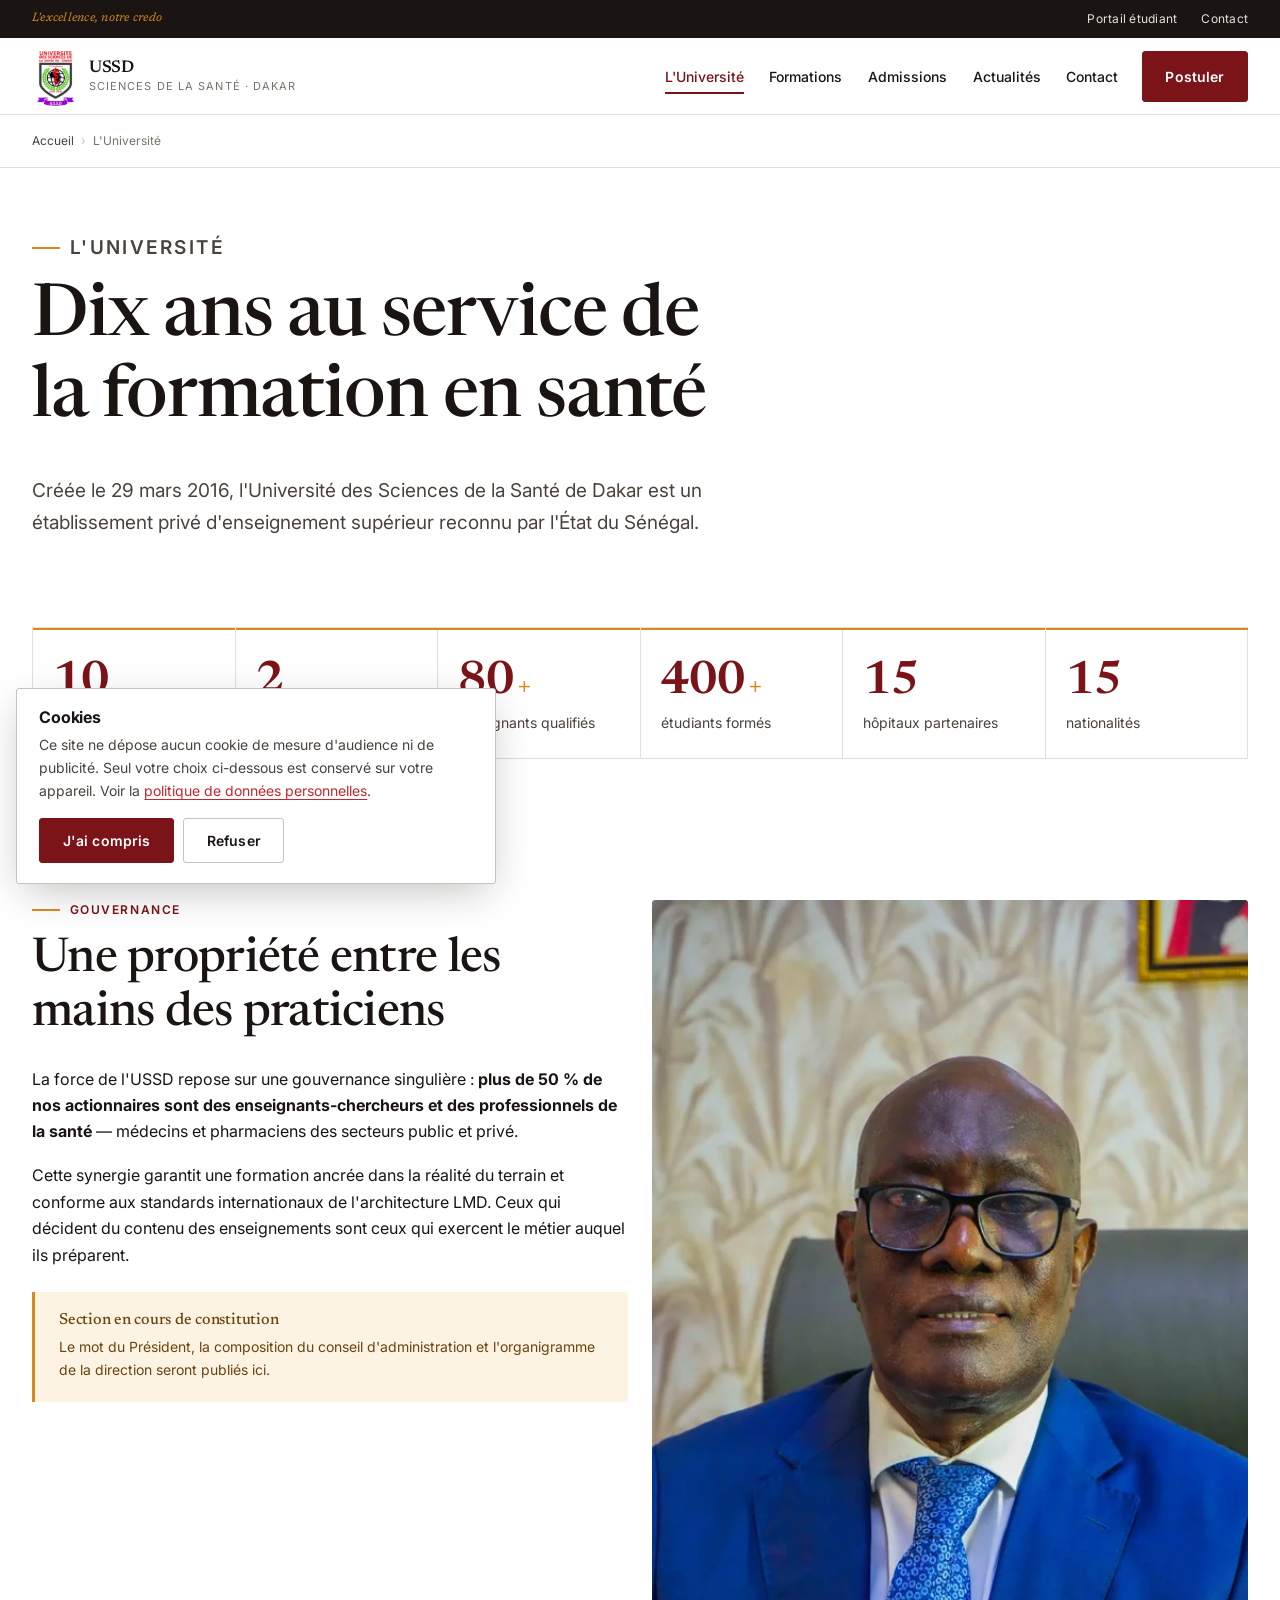
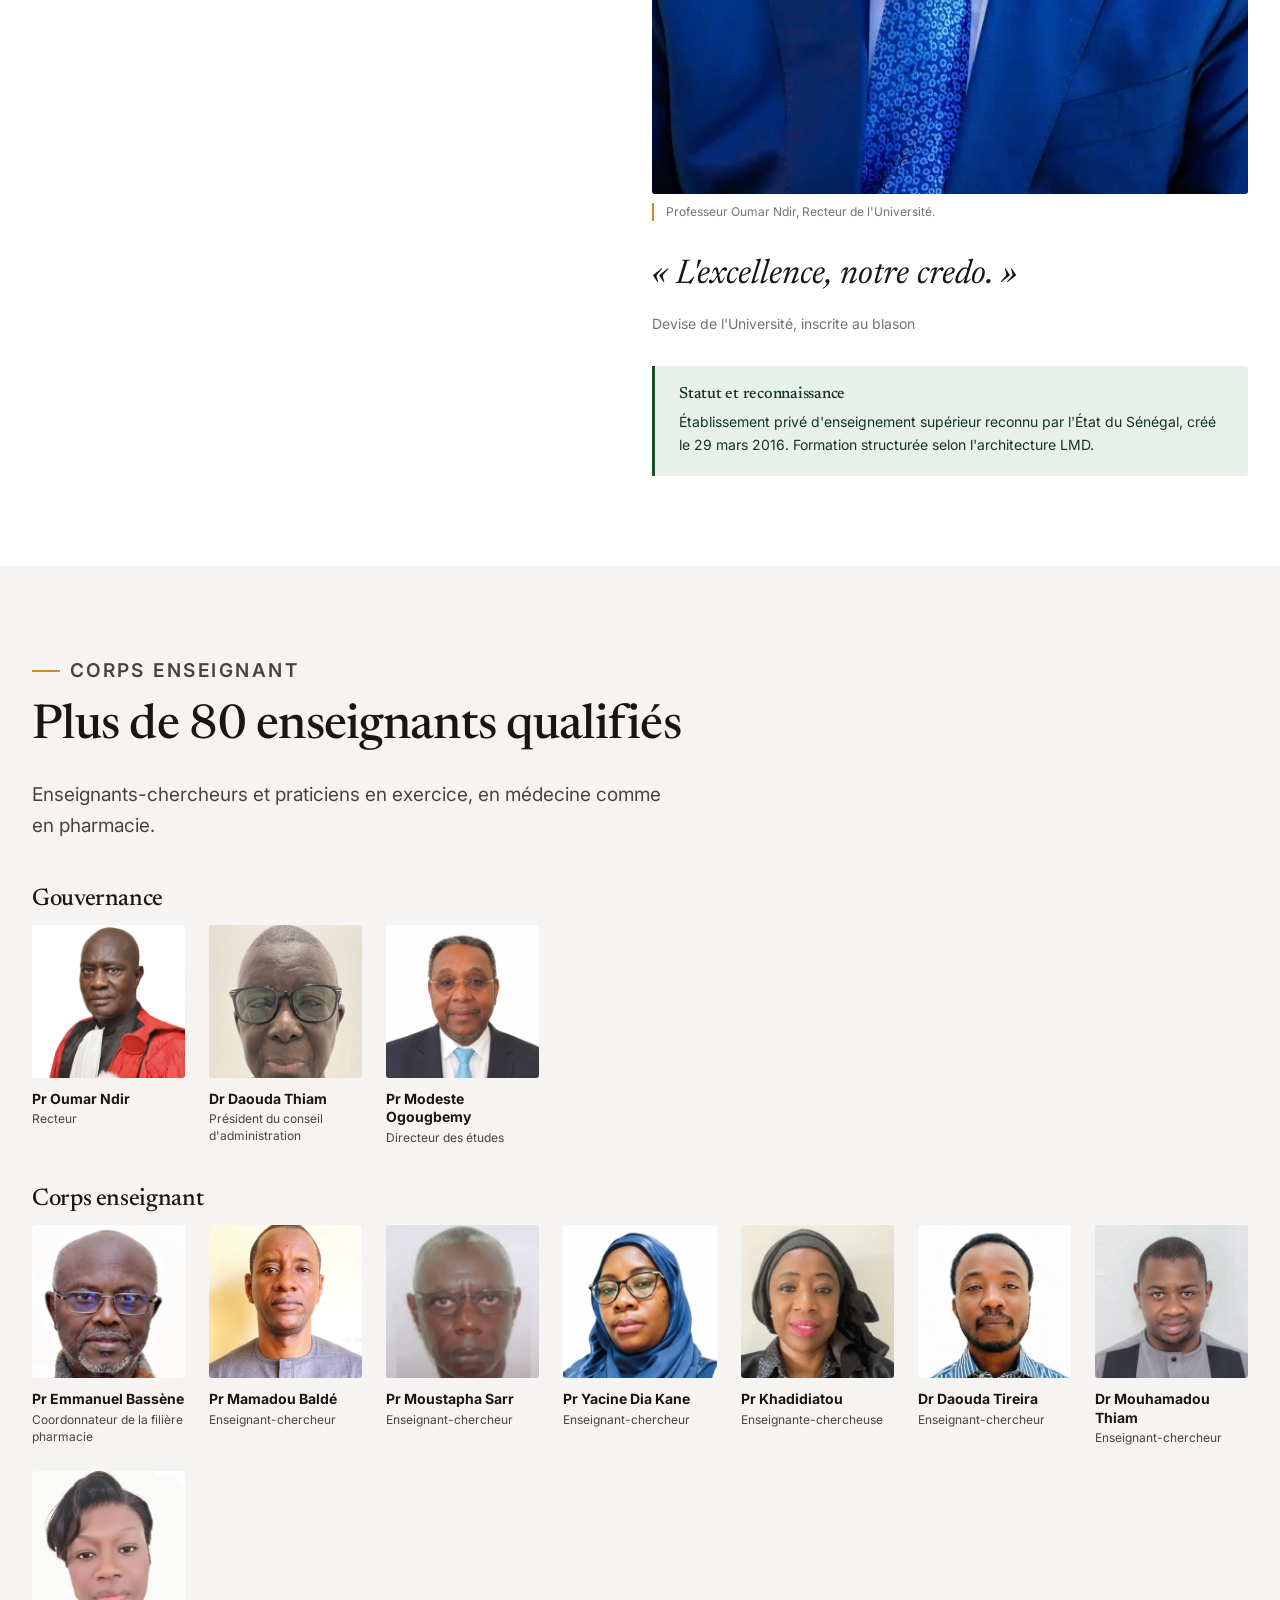
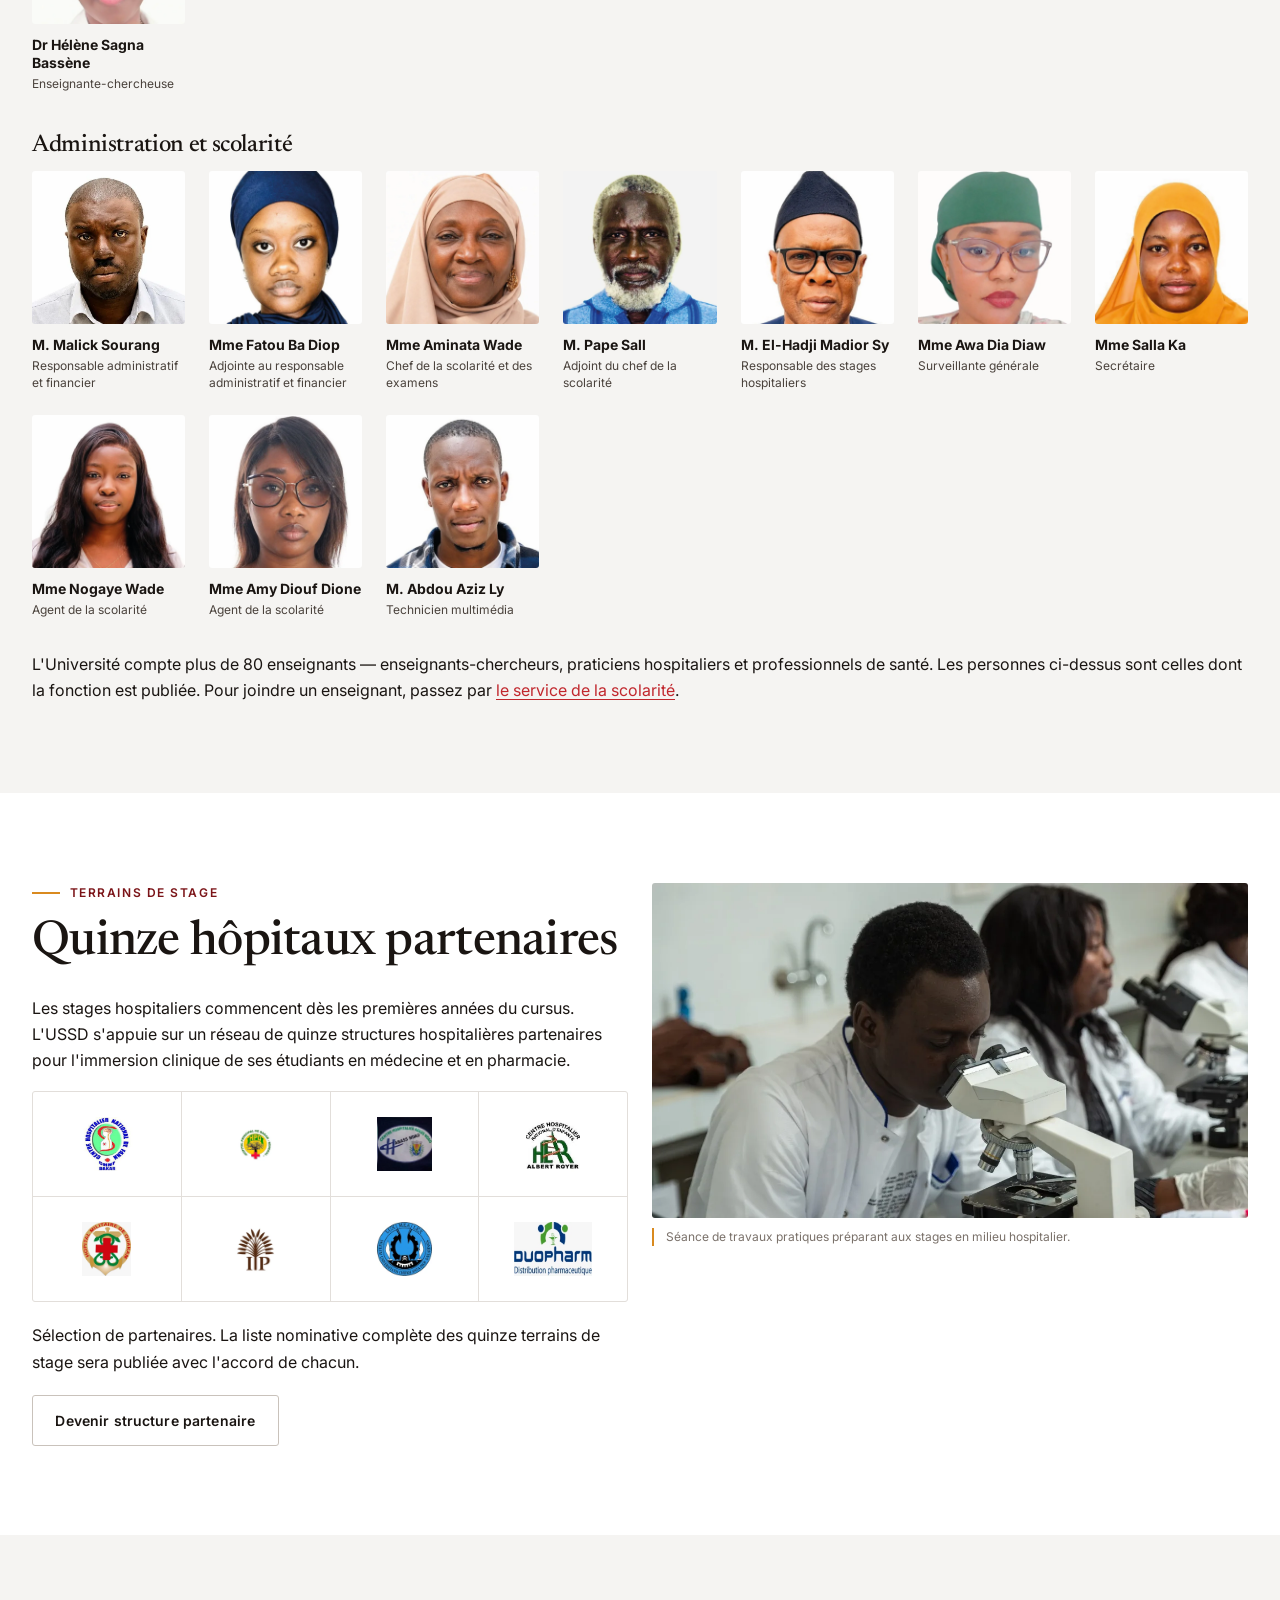
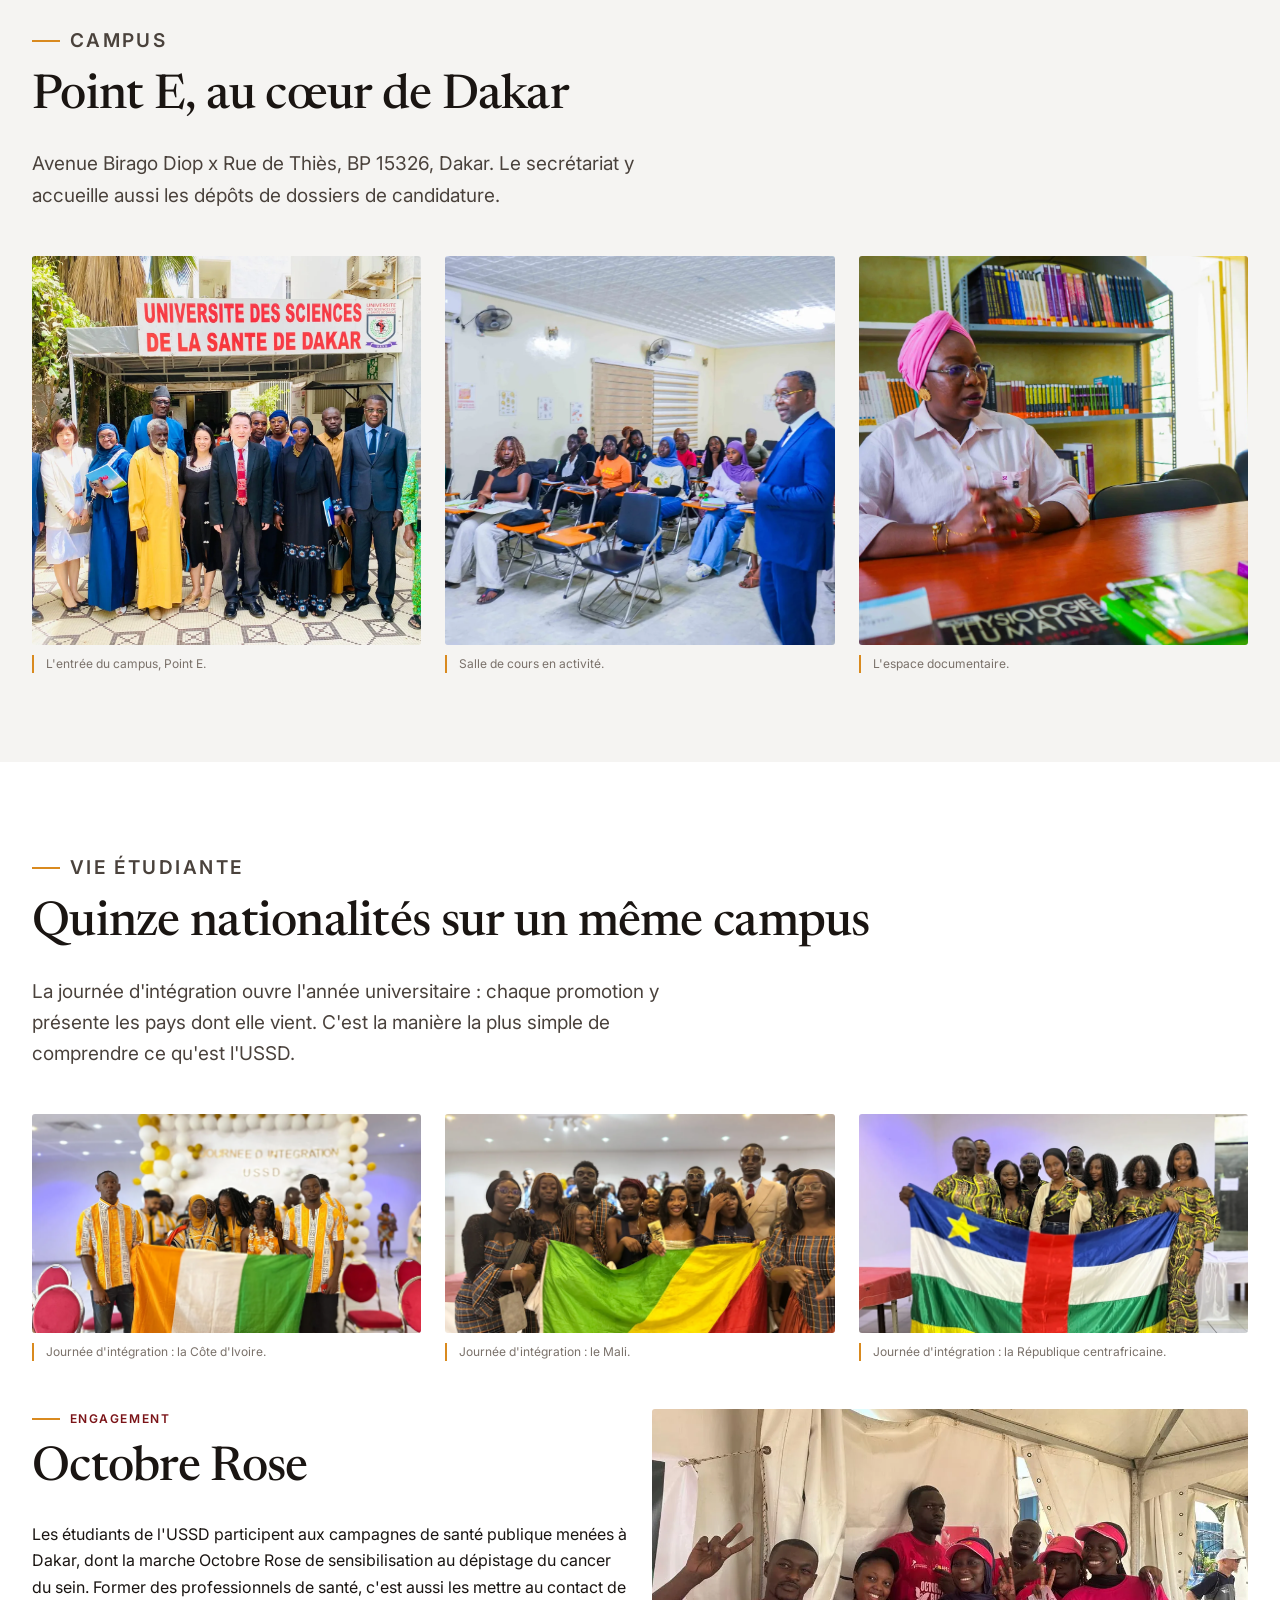
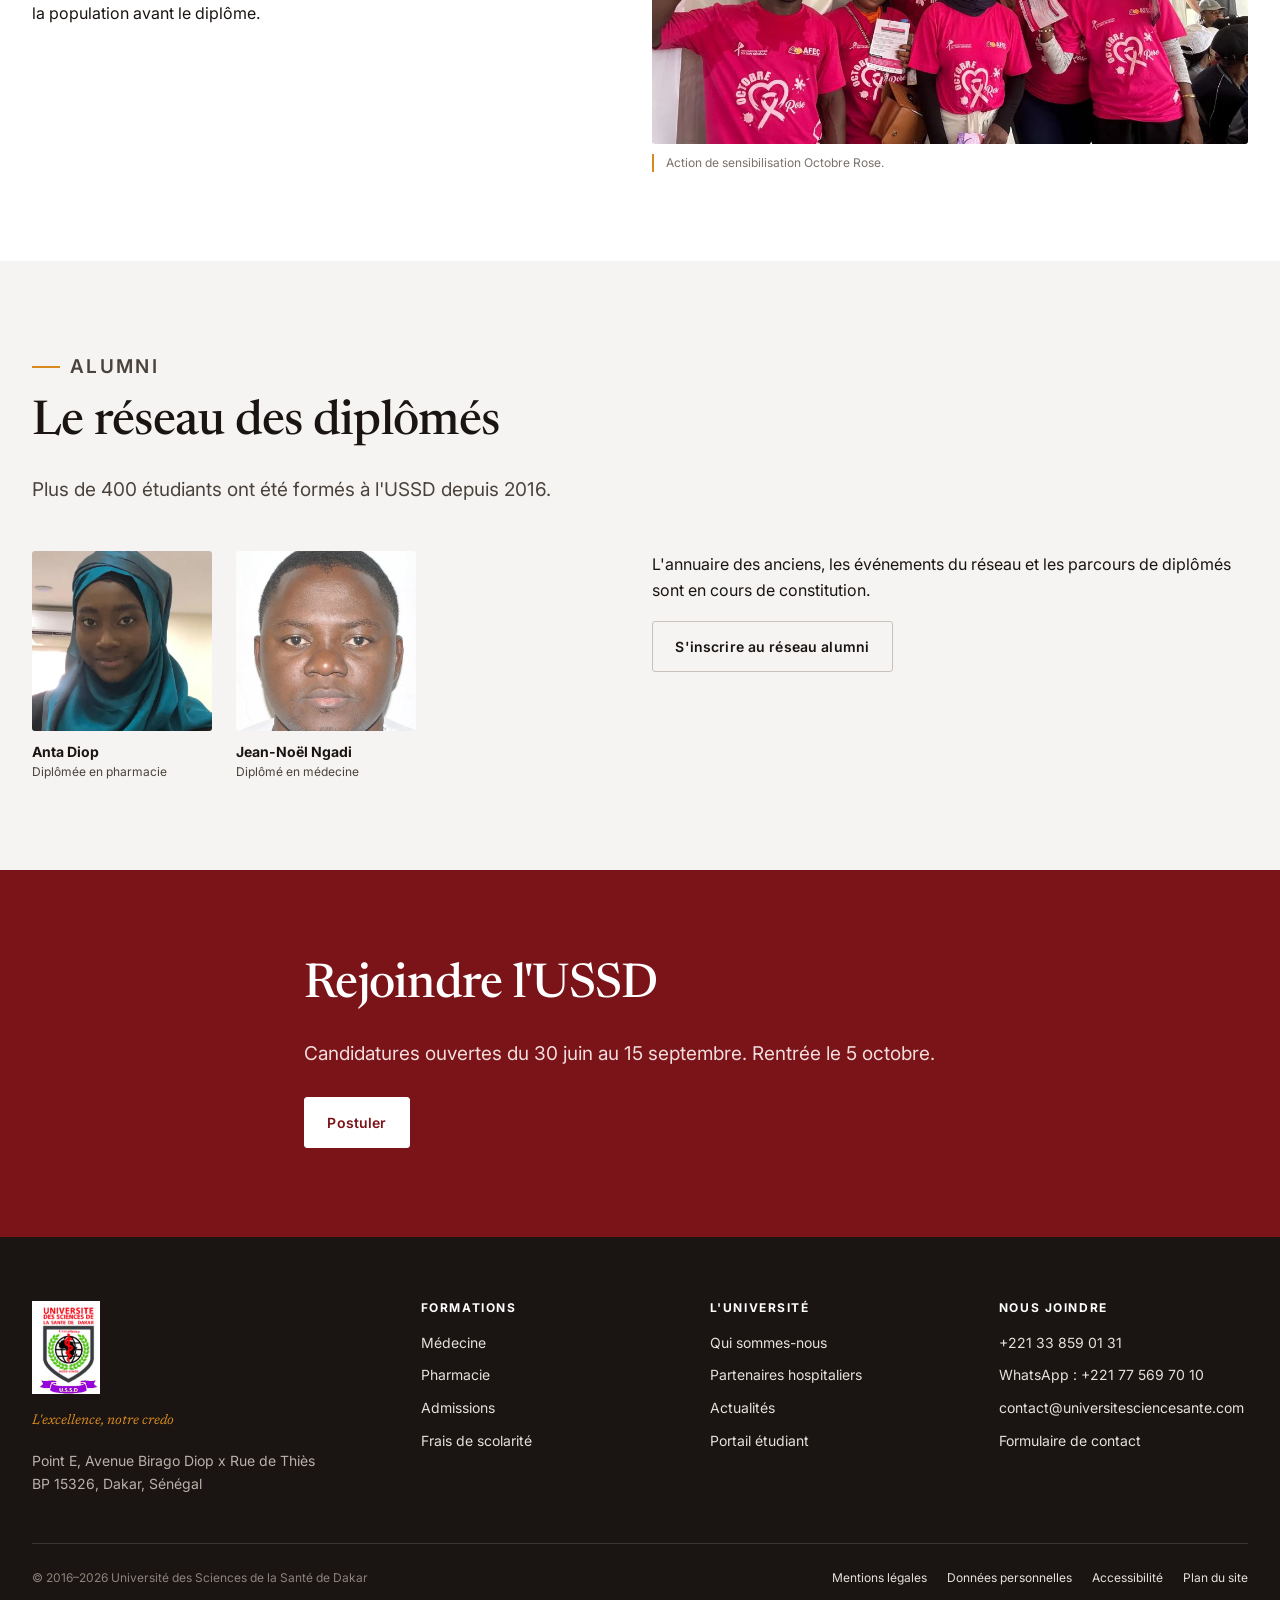
<file: l-universite.html>
<!DOCTYPE html>
<html lang="fr">
<head>
<meta charset="utf-8">
<meta name="viewport" content="width=device-width, initial-scale=1">
<title>L'Université — Gouvernance, campus et partenaires | USSD Dakar</title>
<meta name="description" content="Créée le 29 mars 2016, l'USSD est un établissement privé d'enseignement supérieur reconnu par l'État du Sénégal. Plus de 50 % de ses actionnaires sont enseignants-chercheurs et professionnels de santé.">
<meta name="robots" content="noindex, nofollow">  <!-- APERCU : retirer cette ligne pour la mise en ligne publique -->
<link rel="canonical" href="https://www.universitesciencesante.com/l-universite.html">
<meta property="og:title" content="L'Université des Sciences de la Santé de Dakar">
<meta name="theme-color" content="#7B1418">
<link rel="icon" href="assets/img/logo-ussd.png">
<link rel="preconnect" href="https://fonts.googleapis.com">
<link rel="preconnect" href="https://fonts.gstatic.com" crossorigin>
<link rel="stylesheet" href="https://fonts.googleapis.com/css2?family=Inter:wght@400;500;600;700&family=Newsreader:ital,opsz,wght@0,6..72,400;0,6..72,500;0,6..72,600;1,6..72,400&display=swap">
<link rel="stylesheet" href="assets/css/ussd.css">
<script defer src="assets/js/ussd.js"></script>
</head>
<body>
<a class="skip-link" href="#contenu">Aller au contenu principal</a>

<div class="topbar"><div class="wrap">
  <span class="topbar__motto">L'excellence, notre credo</span>
  <a href="portail.html">Portail étudiant</a><a href="contact.html">Contact</a>
</div></div>

<header class="masthead"><div class="wrap">
  <a class="brand" href="index.html">
    <img src="assets/img/logo-ussd.png" alt="" width="44" height="59">
    <span><span class="brand__name">USSD</span><span class="brand__sub">Sciences de la santé · Dakar</span></span>
  </a>
  <button class="nav-toggle" type="button" aria-expanded="false" aria-controls="nav-principal"><span class="nav-toggle__text">Menu</span></button>
  <nav class="nav" id="nav-principal" aria-label="Navigation principale"><ul>
    <li><a href="l-universite.html" aria-current="page">L'Université</a></li>
    <li><a href="formations.html">Formations</a></li>
    <li><a href="admissions.html">Admissions</a></li>
    <li><a href="actualites.html">Actualités</a></li>
    <li><a href="contact.html">Contact</a></li>
  </ul></nav>
  <a class="btn btn--primary" href="admissions.html#candidater">Postuler</a>
</div></header>

<nav class="crumbs" aria-label="Fil d'Ariane"><div class="wrap"><ol>
  <li><a href="index.html">Accueil</a></li><li>L'Université</li>
</ol></div></nav>

<main id="contenu">

  <section class="page-head"><div class="wrap">
    <p class="eyebrow">L'Université</p>
    <h1>Dix ans au service de la formation en santé</h1>
    <p>
      Créée le 29 mars 2016, l'Université des Sciences de la Santé de Dakar est un établissement
      privé d'enseignement supérieur reconnu par l'État du Sénégal.
    </p>
  </div></section>

  <section class="band band--tight"><div class="wrap">
    <div class="stats">
      <div class="stat" style="--i:0"><span class="stat__value" data-cible="10"><span class="stat__num" aria-hidden="true">0</span><span class="visually-hidden">10</span></span><span class="stat__label">années d'engagement</span></div>
      <div class="stat" style="--i:1"><span class="stat__value" data-cible="2"><span class="stat__num" aria-hidden="true">0</span><span class="visually-hidden">2</span></span><span class="stat__label">diplômes d'État</span></div>
      <div class="stat" style="--i:2"><span class="stat__value" data-cible="80"><span class="stat__num" aria-hidden="true">0</span><i class="stat__plus" aria-hidden="true">+</i><span class="visually-hidden">plus de 80</span></span><span class="stat__label">enseignants qualifiés</span></div>
      <div class="stat" style="--i:3"><span class="stat__value" data-cible="400"><span class="stat__num" aria-hidden="true">0</span><i class="stat__plus" aria-hidden="true">+</i><span class="visually-hidden">plus de 400</span></span><span class="stat__label">étudiants formés</span></div>
      <div class="stat" style="--i:4"><span class="stat__value" data-cible="15"><span class="stat__num" aria-hidden="true">0</span><span class="visually-hidden">15</span></span><span class="stat__label">hôpitaux partenaires</span></div>
      <div class="stat" style="--i:5"><span class="stat__value" data-cible="15"><span class="stat__num" aria-hidden="true">0</span><span class="visually-hidden">15</span></span><span class="stat__label">nationalités</span></div>
    </div>
  </div></section>

  <section class="band" id="gouvernance"><div class="wrap grid grid--2">
    <div>
      <p class="eyebrow">Gouvernance</p>
      <h2>Une propriété entre les mains des praticiens</h2>
      <p class="measure">
        La force de l'USSD repose sur une gouvernance singulière&nbsp;: <b>plus de 50&nbsp;% de nos
        actionnaires sont des enseignants-chercheurs et des professionnels de la santé</b> —
        médecins et pharmaciens des secteurs public et privé.
      </p>
      <p class="measure">
        Cette synergie garantit une formation ancrée dans la réalité du terrain et conforme aux
        standards internationaux de l'architecture LMD. Ceux qui décident du contenu des
        enseignements sont ceux qui exercent le métier auquel ils préparent.
      </p>
      <!-- À COMPLÉTER : composition du conseil d'administration, nom et mot du Président /
           Recteur, organigramme de la direction. -->
      <div class="callout callout--warn" style="margin-top:1.5rem">
        <h3>Section en cours de constitution</h3>
        <p style="margin:0">Le mot du Président, la composition du conseil d'administration et l'organigramme de la direction seront publiés ici.</p>
      </div>
    </div>
    <div>
      <figure class="figure">
        <img src="assets/img/photos/pr-ndir.webp" alt="Portrait du Professeur Oumar Ndir, Recteur de l'USSD" width="560" height="840" loading="lazy" decoding="async">
        <figcaption>Professeur Oumar Ndir, Recteur de l'Université.</figcaption>
      </figure>
      <blockquote class="quote" style="margin-top:2rem">« L'excellence, notre credo. »<cite>Devise de l'Université, inscrite au blason</cite></blockquote>
      <div class="callout" style="margin-top:2rem">
        <h3>Statut et reconnaissance</h3>
        <p style="margin:0">Établissement privé d'enseignement supérieur reconnu par l'État du Sénégal, créé le 29 mars 2016. Formation structurée selon l'architecture LMD.</p>
      </div>
    </div>
  </div></section>

  <section class="band band--mist" id="corps-enseignant"><div class="wrap">
    <div class="section-head">
      <p class="eyebrow">Corps enseignant</p>
      <h2>Plus de 80 enseignants qualifiés</h2>
      <p>Enseignants-chercheurs et praticiens en exercice, en médecine comme en pharmacie.</p>
    </div>
    <h3 style="margin-top:0">Gouvernance</h3>
    <ul class="people">
      <li class="person">
        <!-- À CONFIRMER : « Professeur » sur la page Mot du recteur, « Dr » sur Présentation. -->
        <img src="assets/img/photos/eq-ndir.webp" alt="Pr Oumar Ndir" width="640" height="640" loading="lazy" decoding="async">
        <b>Pr Oumar Ndir</b><span>Recteur</span>
      </li>
      <li class="person">
        <img src="assets/img/photos/eq-thiam.webp" alt="Dr Daouda Thiam" width="640" height="640" loading="lazy" decoding="async">
        <b>Dr Daouda Thiam</b><span>Président du conseil d'administration</span>
      </li>
      <li class="person">
        <img src="assets/img/photos/eq-ogougbemy.webp" alt="Pr Modeste Ogougbemy" width="640" height="640" loading="lazy" decoding="async">
        <b>Pr Modeste Ogougbemy</b><span>Directeur des études</span>
      </li>
    </ul>
    <h3 style="margin-top:2.5rem">Corps enseignant</h3>
    <ul class="people">
      <li class="person">
        <img src="assets/img/photos/eq-bassene-e.webp" alt="Pr Emmanuel Bassène" width="640" height="640" loading="lazy" decoding="async">
        <b>Pr Emmanuel Bassène</b><span>Coordonnateur de la filière pharmacie</span>
      </li>
      <li class="person">
        <img src="assets/img/photos/eq-balde.webp" alt="Pr Mamadou Baldé" width="640" height="640" loading="lazy" decoding="async">
        <b>Pr Mamadou Baldé</b><span>Enseignant-chercheur</span>
      </li>
      <li class="person">
        <img src="assets/img/photos/eq-sarr.webp" alt="Pr Moustapha Sarr" width="640" height="640" loading="lazy" decoding="async">
        <b>Pr Moustapha Sarr</b><span>Enseignant-chercheur</span>
      </li>
      <li class="person">
        <img src="assets/img/photos/eq-kane.webp" alt="Pr Yacine Dia Kane" width="640" height="640" loading="lazy" decoding="async">
        <b>Pr Yacine Dia Kane</b><span>Enseignant-chercheur</span>
      </li>
      <li class="person">
        <!-- À CONFIRMER : patronyme absent des pages publiées par l'université. -->
        <img src="assets/img/photos/eq-khadidiatou.webp" alt="Professeure Khadidiatou" width="640" height="640" loading="lazy" decoding="async">
        <b>Pr Khadidiatou</b><span>Enseignante-chercheuse</span>
      </li>
      <li class="person">
        <img src="assets/img/photos/eq-tireira.webp" alt="Dr Daouda Tireira" width="640" height="640" loading="lazy" decoding="async">
        <b>Dr Daouda Tireira</b><span>Enseignant-chercheur</span>
      </li>
      <li class="person">
        <img src="assets/img/photos/eq-thiam-m.webp" alt="Dr Mouhamadou Thiam" width="640" height="640" loading="lazy" decoding="async">
        <b>Dr Mouhamadou Thiam</b><span>Enseignant-chercheur</span>
      </li>
      <li class="person">
        <img src="assets/img/photos/eq-sagna-bassene.webp" alt="Dr Hélène Sagna Bassène" width="640" height="640" loading="lazy" decoding="async">
        <b>Dr Hélène Sagna Bassène</b><span>Enseignante-chercheuse</span>
      </li>
    </ul>
    <h3 style="margin-top:2.5rem">Administration et scolarité</h3>
    <ul class="people">
      <li class="person">
        <img src="assets/img/photos/eq-sourang.webp" alt="M. Malick Sourang" width="640" height="640" loading="lazy" decoding="async">
        <b>M. Malick Sourang</b><span>Responsable administratif et financier</span>
      </li>
      <li class="person">
        <img src="assets/img/photos/eq-fatou-ba-diop.webp" alt="Mme Fatou Ba Diop" width="640" height="640" loading="lazy" decoding="async">
        <b>Mme Fatou Ba Diop</b><span>Adjointe au responsable administratif et financier</span>
      </li>
      <li class="person">
        <img src="assets/img/photos/eq-aminata-wade.webp" alt="Mme Aminata Wade" width="640" height="640" loading="lazy" decoding="async">
        <b>Mme Aminata Wade</b><span>Chef de la scolarité et des examens</span>
      </li>
      <li class="person">
        <img src="assets/img/photos/eq-pape-sall.webp" alt="M. Pape Sall" width="640" height="640" loading="lazy" decoding="async">
        <b>M. Pape Sall</b><span>Adjoint du chef de la scolarité</span>
      </li>
      <li class="person">
        <img src="assets/img/photos/eq-madior-sy.webp" alt="M. El-Hadji Madior Sy" width="640" height="640" loading="lazy" decoding="async">
        <b>M. El-Hadji Madior Sy</b><span>Responsable des stages hospitaliers</span>
      </li>
      <li class="person">
        <!-- À CONFIRMER : le fichier source indique « Diop », la page publiée « Diaw ». -->
        <img src="assets/img/photos/eq-awa-dia.webp" alt="Mme Awa Dia Diaw" width="640" height="640" loading="lazy" decoding="async">
        <b>Mme Awa Dia Diaw</b><span>Surveillante générale</span>
      </li>
      <li class="person">
        <img src="assets/img/photos/eq-salla-ka.webp" alt="Mme Salla Ka" width="640" height="640" loading="lazy" decoding="async">
        <b>Mme Salla Ka</b><span>Secrétaire</span>
      </li>
      <li class="person">
        <img src="assets/img/photos/eq-nogaye-wade.webp" alt="Mme Nogaye Wade" width="640" height="640" loading="lazy" decoding="async">
        <b>Mme Nogaye Wade</b><span>Agent de la scolarité</span>
      </li>
      <li class="person">
        <img src="assets/img/photos/eq-amy-diouf.webp" alt="Mme Amy Diouf Dione" width="640" height="640" loading="lazy" decoding="async">
        <b>Mme Amy Diouf Dione</b><span>Agent de la scolarité</span>
      </li>
      <li class="person">
        <img src="assets/img/photos/eq-abdou-aziz-ly.webp" alt="M. Abdou Aziz Ly" width="640" height="640" loading="lazy" decoding="async">
        <b>M. Abdou Aziz Ly</b><span>Technicien multimédia</span>
      </li>
    </ul>

    <!-- Noms et fonctions repris de ussd.sn/presentation-ussd et ussd.sn/corps-enseignant.
         Trois points restent à confirmer, signalés ci-dessus par « À CONFIRMER ». -->
    <p class="hint" style="margin-top:2rem">
      L'Université compte plus de 80 enseignants — enseignants-chercheurs, praticiens
      hospitaliers et professionnels de santé. Les personnes ci-dessus sont celles dont
      la fonction est publiée. Pour joindre un enseignant, passez par
      <a href="contact.html">le service de la scolarité</a>.
    </p>
  </div></section>

  <section class="band" id="partenariats"><div class="wrap grid grid--2">
    <div>
      <p class="eyebrow">Terrains de stage</p>
      <h2>Quinze hôpitaux partenaires</h2>
      <p class="measure">
        Les stages hospitaliers commencent dès les premières années du cursus. L'USSD s'appuie sur
        un réseau de quinze structures hospitalières partenaires pour l'immersion clinique de ses
        étudiants en médecine et en pharmacie.
      </p>
      <ul class="logo-wall" style="margin-bottom:1.25rem">
        <li><img src="assets/img/logos/logo-fann.webp" alt="Hôpital de Fann" width="240" height="171" loading="lazy" decoding="async"></li>
        <li><img src="assets/img/logos/logo-hopital-principal.webp" alt="Hôpital Principal de Dakar" width="240" height="240" loading="lazy" decoding="async"></li>
        <li><img src="assets/img/logos/logo-abass-ndao.webp" alt="Hôpital Abass Ndao" width="225" height="224" loading="lazy" decoding="async"></li>
        <li><img src="assets/img/logos/logo-albert-royer.webp" alt="Hôpital d'enfants Albert Royer" width="153" height="153" loading="lazy" decoding="async"></li>
        <li><img src="assets/img/logos/logo-ouakam.webp" alt="Hôpital de Ouakam" width="240" height="267" loading="lazy" decoding="async"></li>
        <li><img src="assets/img/logos/logo-institut-pasteur.webp" alt="Institut Pasteur de Dakar" width="240" height="240" loading="lazy" decoding="async"></li>
        <li><img src="assets/img/logos/logo-ucad.webp" alt="Université Cheikh Anta Diop de Dakar" width="240" height="135" loading="lazy" decoding="async"></li>
        <li><img src="assets/img/logos/logo-duopharm.webp" alt="Duopharm" width="240" height="168" loading="lazy" decoding="async"></li>
      </ul>
      <!-- À COMPLÉTER : les quinze structures ne sont pas toutes représentées ci-dessus.
           Compléter avec les logos manquants après accord des établissements concernés. -->
      <p class="hint">Sélection de partenaires. La liste nominative complète des quinze terrains de stage sera publiée avec l'accord de chacun.</p>
      <p style="margin-top:1.25rem"><a class="btn btn--ghost" href="contact.html">Devenir structure partenaire</a></p>
    </div>
    <figure class="figure">
      <img src="assets/img/photos/labo-groupe.webp" alt="Étudiants de l'USSD en blouse blanche travaillant aux microscopes" width="1080" height="608" loading="lazy" decoding="async">
      <figcaption>Séance de travaux pratiques préparant aux stages en milieu hospitalier.</figcaption>
    </figure>
  </div></section>

  <section class="band band--mist" id="campus"><div class="wrap">
    <div class="section-head">
      <p class="eyebrow">Campus</p>
      <h2>Point E, au cœur de Dakar</h2>
      <p>Avenue Birago Diop x Rue de Thiès, BP 15326, Dakar. Le secrétariat y accueille aussi les dépôts de dossiers de candidature.</p>
    </div>
    <div class="grid grid--3">
      <figure class="figure figure--square">
        <img src="assets/img/photos/presentation.webp" alt="Entrée du campus de l'USSD, sous la banderole de l'Université" width="1600" height="1600" loading="lazy" decoding="async">
        <figcaption>L'entrée du campus, Point E.</figcaption>
      </figure>
      <figure class="figure figure--square">
        <img src="assets/img/photos/admissions.webp" alt="Séance en salle de cours à l'USSD, enseignant devant les étudiants" width="1600" height="1600" loading="lazy" decoding="async">
        <figcaption>Salle de cours en activité.</figcaption>
      </figure>
      <figure class="figure figure--square">
        <img src="assets/img/photos/frais.webp" alt="Espace bibliothèque de l'USSD avec rayonnages d'ouvrages" width="1600" height="1600" loading="lazy" decoding="async">
        <figcaption>L'espace documentaire.</figcaption>
      </figure>
    </div>
  </div></section>

  <section class="band" id="vie-etudiante"><div class="wrap">
    <div class="section-head">
      <p class="eyebrow">Vie étudiante</p>
      <h2>Quinze nationalités sur un même campus</h2>
      <p>
        La journée d'intégration ouvre l'année universitaire&nbsp;: chaque promotion y présente
        les pays dont elle vient. C'est la manière la plus simple de comprendre ce qu'est l'USSD.
      </p>
    </div>
    <div class="grid grid--3">
      <figure class="figure figure--wide">
        <img src="assets/img/photos/campus-03.webp" alt="Étudiants de l'USSD présentant le drapeau de la Côte d'Ivoire lors de la journée d'intégration" width="1600" height="900" loading="lazy" decoding="async">
        <figcaption>Journée d'intégration : la Côte d'Ivoire.</figcaption>
      </figure>
      <figure class="figure figure--wide">
        <img src="assets/img/photos/campus-04.webp" alt="Étudiants de l'USSD présentant le drapeau du Mali lors de la journée d'intégration" width="1600" height="900" loading="lazy" decoding="async">
        <figcaption>Journée d'intégration : le Mali.</figcaption>
      </figure>
      <figure class="figure figure--wide">
        <img src="assets/img/photos/campus-02.webp" alt="Étudiants de l'USSD présentant le drapeau de la République centrafricaine lors de la journée d'intégration" width="1600" height="900" loading="lazy" decoding="async">
        <figcaption>Journée d'intégration : la République centrafricaine.</figcaption>
      </figure>
    </div>

    <div class="grid grid--2" style="margin-top:3rem">
      <div>
        <p class="eyebrow">Engagement</p>
        <h2>Octobre Rose</h2>
        <p class="measure">
          Les étudiants de l'USSD participent aux campagnes de santé publique menées à Dakar,
          dont la marche Octobre Rose de sensibilisation au dépistage du cancer du sein.
          Former des professionnels de santé, c'est aussi les mettre au contact de la population
          avant le diplôme.
        </p>
        <!-- À COMPLÉTER : associations étudiantes, hébergement, dispositif de bien-être,
             avec les informations du service de la vie étudiante. -->
      </div>
      <figure class="figure figure--wide">
        <img src="assets/img/photos/vie-univ-02.webp" alt="Étudiants de l'USSD en t-shirt rose lors d'une action de sensibilisation Octobre Rose" width="1080" height="608" loading="lazy" decoding="async">
        <figcaption>Action de sensibilisation Octobre Rose.</figcaption>
      </figure>
    </div>
  </div></section>

  <section class="band band--mist" id="alumni"><div class="wrap">
    <div class="section-head">
      <p class="eyebrow">Alumni</p>
      <h2>Le réseau des diplômés</h2>
      <p>Plus de 400 étudiants ont été formés à l'USSD depuis 2016.</p>
    </div>
    <div class="grid grid--2">
      <div>
        <ul class="people" style="max-width:24rem">
          <li class="person">
            <img src="assets/img/photos/alumni-anta-diop.webp" alt="Portrait d'Anta Diop, diplômée en pharmacie" width="560" height="560" loading="lazy" decoding="async">
            <b>Anta Diop</b><span>Diplômée en pharmacie</span>
          </li>
          <li class="person">
            <img src="assets/img/photos/alumni-jean-noel-ngadi.webp" alt="Portrait de Jean-Noël Ngadi, diplômé en médecine" width="560" height="560" loading="lazy" decoding="async">
            <b>Jean-Noël Ngadi</b><span>Diplômé en médecine</span>
          </li>
        </ul>
      </div>
      <div>
        <p class="measure">
          L'annuaire des anciens, les événements du réseau et les parcours de diplômés
          sont en cours de constitution.
        </p>
        <!-- À COMPLÉTER : témoignages et postes actuels des diplômés, avec leur accord écrit.
             Ne rien publier sans autorisation nominative. -->
        <p><a class="btn btn--ghost" href="contact.html">S'inscrire au réseau alumni</a></p>
      </div>
    </div>
  </div></section>

  <section class="band cta-band"><div class="wrap measure">
    <h2>Rejoindre l'USSD</h2>
    <p>Candidatures ouvertes du 30 juin au 15 septembre. Rentrée le 5 octobre.</p>
    <div class="btn-row"><a class="btn btn--light" href="admissions.html#candidater">Postuler</a></div>
  </div></section>

</main>

<footer class="footer"><div class="wrap">
  <div class="footer__grid">
    <div class="footer__brand">
      <img src="assets/img/logo-ussd.png" alt="" width="68" height="91">
      <p class="footer__motto">L'excellence, notre credo</p>
      <p style="margin:0">Point E, Avenue Birago Diop x Rue de Thiès<br>BP 15326, Dakar, Sénégal</p>
    </div>
    <div><h3>Formations</h3><ul>
      <li><a href="formations.html#medecine">Médecine</a></li><li><a href="formations.html#pharmacie">Pharmacie</a></li>
      <li><a href="admissions.html">Admissions</a></li><li><a href="admissions.html#frais">Frais de scolarité</a></li>
    </ul></div>
    <div><h3>L'Université</h3><ul>
      <li><a href="l-universite.html">Qui sommes-nous</a></li><li><a href="l-universite.html#partenariats">Partenaires hospitaliers</a></li>
      <li><a href="actualites.html">Actualités</a></li><li><a href="portail.html">Portail étudiant</a></li>
    </ul></div>
    <div><h3>Nous joindre</h3><ul>
      <li><a href="tel:+221338590131">+221 33 859 01 31</a></li>
      <li><a href="https://wa.me/221775697010">WhatsApp : +221 77 569 70 10</a></li>
      <li><a href="mailto:contact@universitesciencesante.com">contact@universitesciencesante.com</a></li>
      <li><a href="contact.html">Formulaire de contact</a></li>
    </ul></div>
  </div>
  <div class="footer__legal">
    <p style="margin:0">© 2016–2026 Université des Sciences de la Santé de Dakar</p>
    <ul>
      <li><a href="mentions-legales.html">Mentions légales</a></li><li><a href="confidentialite.html">Données personnelles</a></li>
      <li><a href="accessibilite.html">Accessibilité</a></li><li><a href="sitemap.xml">Plan du site</a></li>
    </ul>
  </div>
</div></footer>

<div class="cookie" id="cookie-banner" role="dialog" aria-labelledby="cookie-titre" aria-describedby="cookie-desc" hidden>
  <h2 id="cookie-titre">Cookies</h2>
  <p id="cookie-desc">Ce site ne dépose aucun cookie de mesure d'audience ni de publicité. Seul votre choix ci-dessous est conservé sur votre appareil. Voir la <a href="confidentialite.html">politique de données personnelles</a>.</p>
  <div class="cookie__actions">
    <button class="btn btn--primary" type="button" data-consent="accepte">J'ai compris</button>
    <button class="btn btn--ghost" type="button" data-consent="refuse">Refuser</button>
  </div>
</div>
</body>
</html>
</file>
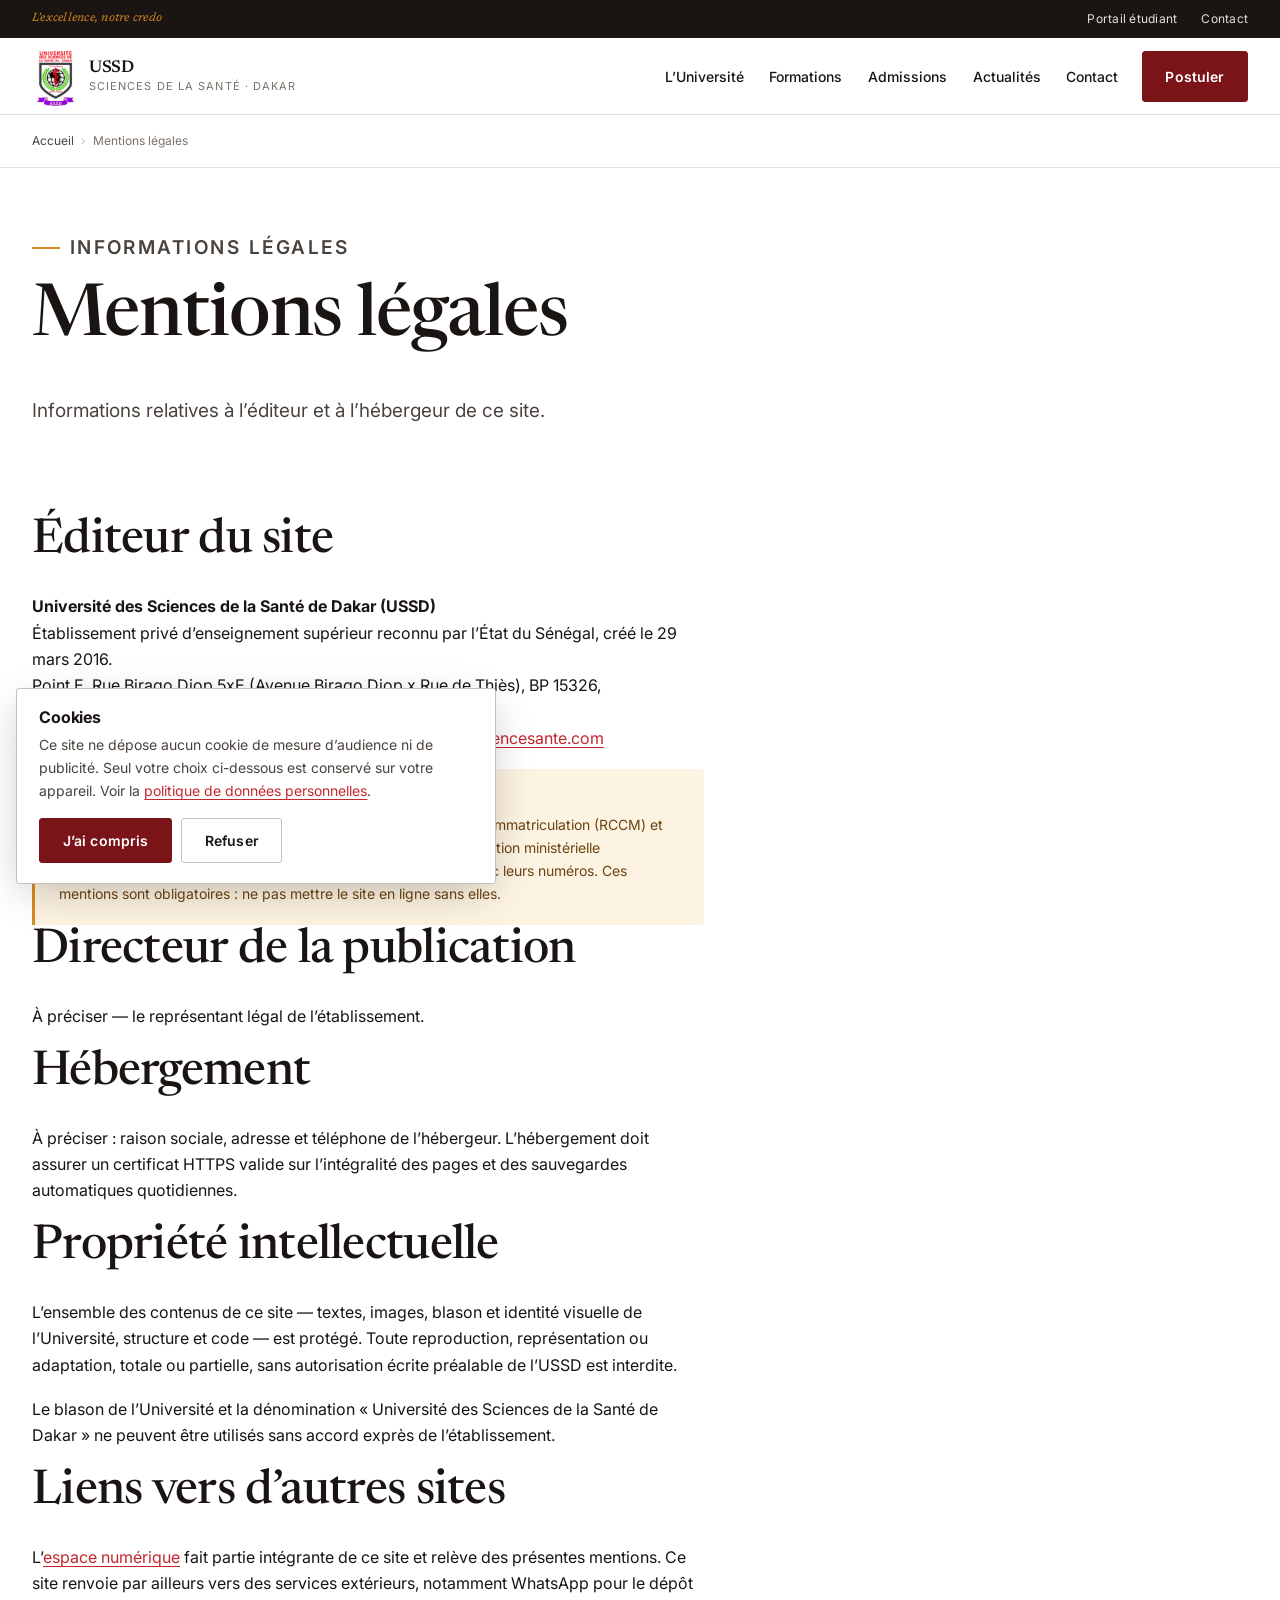
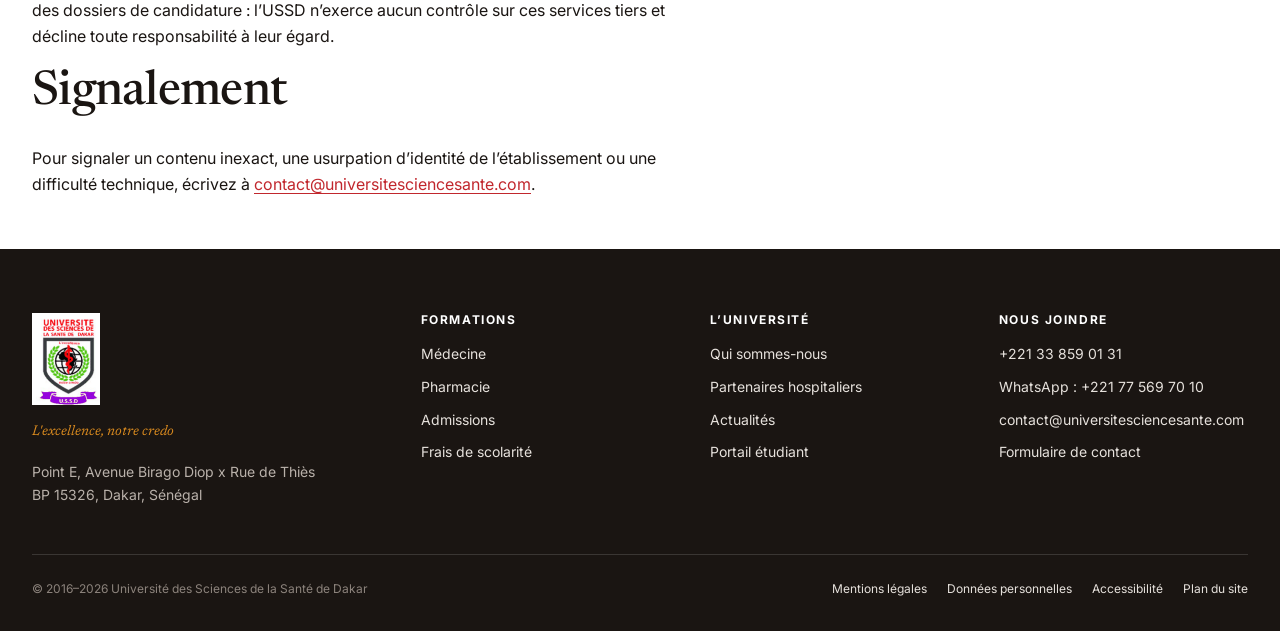
<file: mentions-legales.html>
<!DOCTYPE html>
<html lang="fr">
<head>
<meta charset="utf-8">
<meta name="viewport" content="width=device-width, initial-scale=1">
<title>Mentions l&eacute;gales &mdash; USSD</title>
<meta name="description" content="Mentions legales du site de l'Universite des Sciences de la Sante de Dakar : editeur, directeur de publication, hebergeur et propriete intellectuelle.">
<meta name="robots" content="noindex, nofollow">  <!-- APERCU : retirer cette ligne pour la mise en ligne publique -->
<link rel="canonical" href="https://www.universitesciencesante.com/mentions-legales.html">
<meta name="theme-color" content="#7B1418">
<link rel="icon" href="assets/img/logo-ussd.png">
<link rel="preconnect" href="https://fonts.googleapis.com">
<link rel="preconnect" href="https://fonts.gstatic.com" crossorigin>
<link rel="stylesheet" href="https://fonts.googleapis.com/css2?family=Inter:wght@400;500;600;700&family=Newsreader:ital,opsz,wght@0,6..72,400;0,6..72,500;0,6..72,600;1,6..72,400&display=swap">
<link rel="stylesheet" href="assets/css/ussd.css">
<script defer src="assets/js/ussd.js"></script>
</head>
<body>
<a class="skip-link" href="#contenu">Aller au contenu principal</a>
<div class="topbar"><div class="wrap">
  <span class="topbar__motto">L'excellence, notre credo</span>
  <a href="portail.html">Portail &eacute;tudiant</a><a href="contact.html">Contact</a>
</div></div>
<header class="masthead"><div class="wrap">
  <a class="brand" href="index.html">
    <img src="assets/img/logo-ussd.png" alt="" width="44" height="59">
    <span><span class="brand__name">USSD</span><span class="brand__sub">Sciences de la sant&eacute; &middot; Dakar</span></span>
  </a>
  <button class="nav-toggle" type="button" aria-expanded="false" aria-controls="nav-principal"><span class="nav-toggle__text">Menu</span></button>
  <nav class="nav" id="nav-principal" aria-label="Navigation principale"><ul>
    <li><a href="l-universite.html">L&rsquo;Universit&eacute;</a></li>
    <li><a href="formations.html">Formations</a></li>
    <li><a href="admissions.html">Admissions</a></li>
    <li><a href="actualites.html">Actualit&eacute;s</a></li>
    <li><a href="contact.html">Contact</a></li>
  </ul></nav>
  <a class="btn btn--primary" href="admissions.html#candidater">Postuler</a>
</div></header>
<nav class="crumbs" aria-label="Fil d&rsquo;Ariane"><div class="wrap"><ol>
  <li><a href="index.html">Accueil</a></li><li>Mentions l&eacute;gales</li>
</ol></div></nav>
<main id="contenu">
  <section class="page-head"><div class="wrap">
    <p class="eyebrow">Informations l&eacute;gales</p>
    <h1>Mentions l&eacute;gales</h1>
    <p>Informations relatives &agrave; l&rsquo;&eacute;diteur et &agrave; l&rsquo;h&eacute;bergeur de ce site.</p>
  </div></section>
  <section class="band band--tight"><div class="wrap"><div class="measure">
    <h2>&Eacute;diteur du site</h2>
    <p>
      <b>Universit&eacute; des Sciences de la Sant&eacute; de Dakar (USSD)</b><br>
      &Eacute;tablissement priv&eacute; d&rsquo;enseignement sup&eacute;rieur reconnu par l&rsquo;&Eacute;tat du S&eacute;n&eacute;gal, cr&eacute;&eacute; le 29 mars 2016.<br>
      Point E, Rue Birago Diop 5xE (Avenue Birago Diop x Rue de Thi&egrave;s), BP 15326, Dakar, S&eacute;n&eacute;gal.<br>
      T&eacute;l&eacute;phone : <a href="tel:+221338590131">+221 33 859 01 31</a> &middot;
      E-mail : <a href="mailto:contact@universitesciencesante.com">contact@universitesciencesante.com</a>
    </p>
<div class="callout callout--warn"><h3>&Agrave; compl&eacute;ter avant mise en ligne</h3><p style="margin:0">Forme juridique et capital social de la soci&eacute;t&eacute; USSD SA, num&eacute;ro d&rsquo;immatriculation (RCCM) et NINEA, nom du directeur de la publication, r&eacute;f&eacute;rences de l&rsquo;autorisation minist&eacute;rielle d&rsquo;ouverture, et accr&eacute;ditations obtenues (CAMES, ANAQ-Sup) avec leurs num&eacute;ros. Ces mentions sont obligatoires : ne pas mettre le site en ligne sans elles.</p></div>
    <h2>Directeur de la publication</h2>
    <p>&Agrave; pr&eacute;ciser &mdash; le repr&eacute;sentant l&eacute;gal de l&rsquo;&eacute;tablissement.</p>

    <h2>H&eacute;bergement</h2>
    <p>
      &Agrave; pr&eacute;ciser : raison sociale, adresse et t&eacute;l&eacute;phone de l&rsquo;h&eacute;bergeur.
      L&rsquo;h&eacute;bergement doit assurer un certificat HTTPS valide sur l&rsquo;int&eacute;gralit&eacute; des pages
      et des sauvegardes automatiques quotidiennes.
    </p>

    <h2>Propri&eacute;t&eacute; intellectuelle</h2>
    <p>
      L&rsquo;ensemble des contenus de ce site &mdash; textes, images, blason et identit&eacute; visuelle de
      l&rsquo;Universit&eacute;, structure et code &mdash; est prot&eacute;g&eacute;. Toute reproduction, repr&eacute;sentation ou
      adaptation, totale ou partielle, sans autorisation &eacute;crite pr&eacute;alable de l&rsquo;USSD est interdite.
    </p>
    <p>
      Le blason de l&rsquo;Universit&eacute; et la d&eacute;nomination &laquo;&nbsp;Universit&eacute; des Sciences de la Sant&eacute; de
      Dakar&nbsp;&raquo; ne peuvent &ecirc;tre utilis&eacute;s sans accord expr&egrave;s de l&rsquo;&eacute;tablissement.
    </p>

    <h2>Liens vers d&rsquo;autres sites</h2>
    <p>
      L&rsquo;<a href="portail.html">espace num&eacute;rique</a> fait partie int&eacute;grante de ce site et rel&egrave;ve
      des pr&eacute;sentes mentions. Ce site renvoie par ailleurs vers des services ext&eacute;rieurs,
      notamment WhatsApp pour le d&eacute;p&ocirc;t des dossiers de candidature&nbsp;: l&rsquo;USSD n&rsquo;exerce aucun
      contr&ocirc;le sur ces services tiers et d&eacute;cline toute responsabilit&eacute; &agrave; leur &eacute;gard.
    </p>

    <h2>Signalement</h2>
    <p>
      Pour signaler un contenu inexact, une usurpation d&rsquo;identit&eacute; de l&rsquo;&eacute;tablissement ou une
      difficult&eacute; technique, &eacute;crivez &agrave;
      <a href="mailto:contact@universitesciencesante.com">contact@universitesciencesante.com</a>.
    </p>
  </div></div></section>
</main>
<footer class="footer"><div class="wrap">
  <div class="footer__grid">
    <div class="footer__brand">
      <img src="assets/img/logo-ussd.png" alt="" width="68" height="91">
      <p class="footer__motto">L'excellence, notre credo</p>
      <p style="margin:0">Point E, Avenue Birago Diop x Rue de Thi&egrave;s<br>BP 15326, Dakar, S&eacute;n&eacute;gal</p>
    </div>
    <div><h3>Formations</h3><ul>
      <li><a href="formations.html#medecine">M&eacute;decine</a></li><li><a href="formations.html#pharmacie">Pharmacie</a></li>
      <li><a href="admissions.html">Admissions</a></li><li><a href="admissions.html#frais">Frais de scolarit&eacute;</a></li>
    </ul></div>
    <div><h3>L&rsquo;Universit&eacute;</h3><ul>
      <li><a href="l-universite.html">Qui sommes-nous</a></li><li><a href="l-universite.html#partenariats">Partenaires hospitaliers</a></li>
      <li><a href="actualites.html">Actualit&eacute;s</a></li><li><a href="portail.html">Portail &eacute;tudiant</a></li>
    </ul></div>
    <div><h3>Nous joindre</h3><ul>
      <li><a href="tel:+221338590131">+221 33 859 01 31</a></li>
      <li><a href="https://wa.me/221775697010">WhatsApp : +221 77 569 70 10</a></li>
      <li><a href="mailto:contact@universitesciencesante.com">contact@universitesciencesante.com</a></li>
      <li><a href="contact.html">Formulaire de contact</a></li>
    </ul></div>
  </div>
  <div class="footer__legal">
    <p style="margin:0">&copy; 2016&ndash;2026 Universit&eacute; des Sciences de la Sant&eacute; de Dakar</p>
    <ul>
      <li><a href="mentions-legales.html">Mentions l&eacute;gales</a></li><li><a href="confidentialite.html">Donn&eacute;es personnelles</a></li>
      <li><a href="accessibilite.html">Accessibilit&eacute;</a></li><li><a href="sitemap.xml">Plan du site</a></li>
    </ul>
  </div>
</div></footer>
<div class="cookie" id="cookie-banner" role="dialog" aria-labelledby="cookie-titre" aria-describedby="cookie-desc" hidden>
  <h2 id="cookie-titre">Cookies</h2>
  <p id="cookie-desc">Ce site ne d&eacute;pose aucun cookie de mesure d&rsquo;audience ni de publicit&eacute;. Seul votre choix ci-dessous est conserv&eacute; sur votre appareil. Voir la <a href="confidentialite.html">politique de donn&eacute;es personnelles</a>.</p>
  <div class="cookie__actions">
    <button class="btn btn--primary" type="button" data-consent="accepte">J&rsquo;ai compris</button>
    <button class="btn btn--ghost" type="button" data-consent="refuse">Refuser</button>
  </div>
</div>
</body>
</html>
</file>
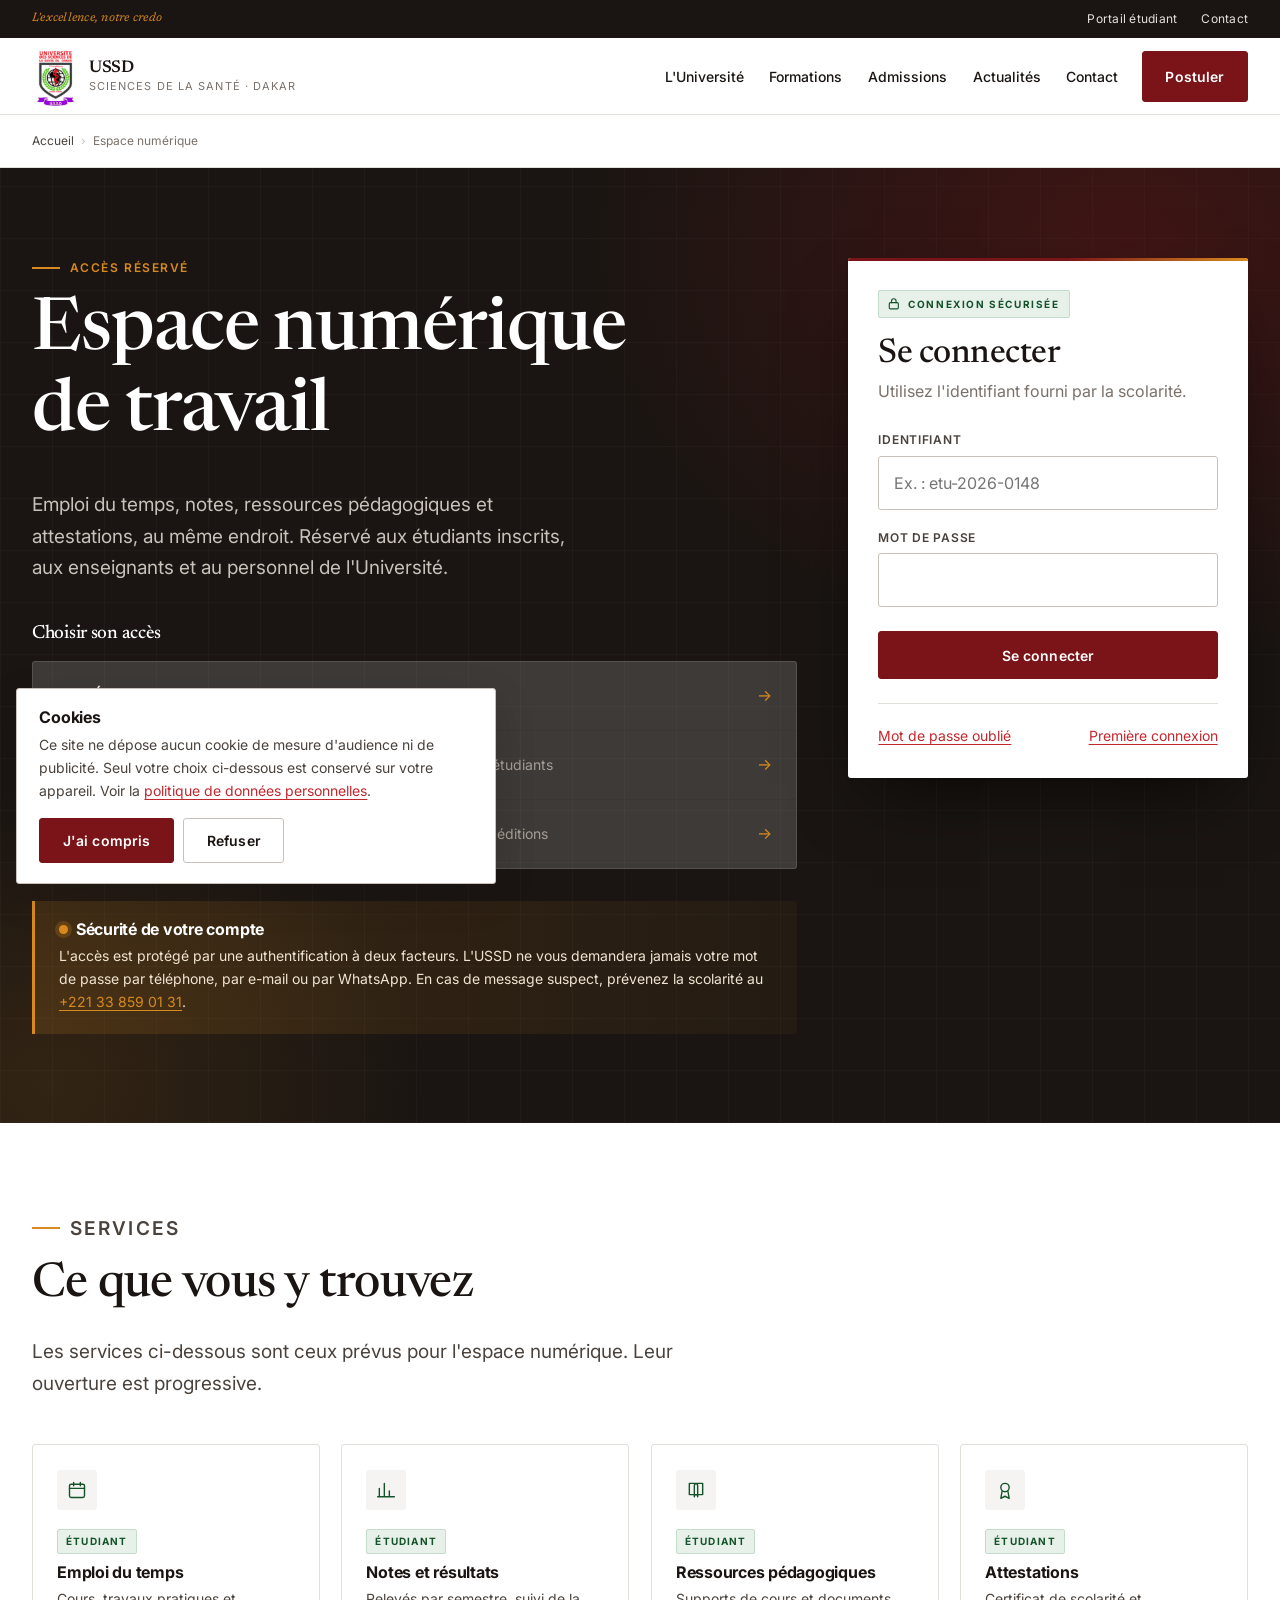
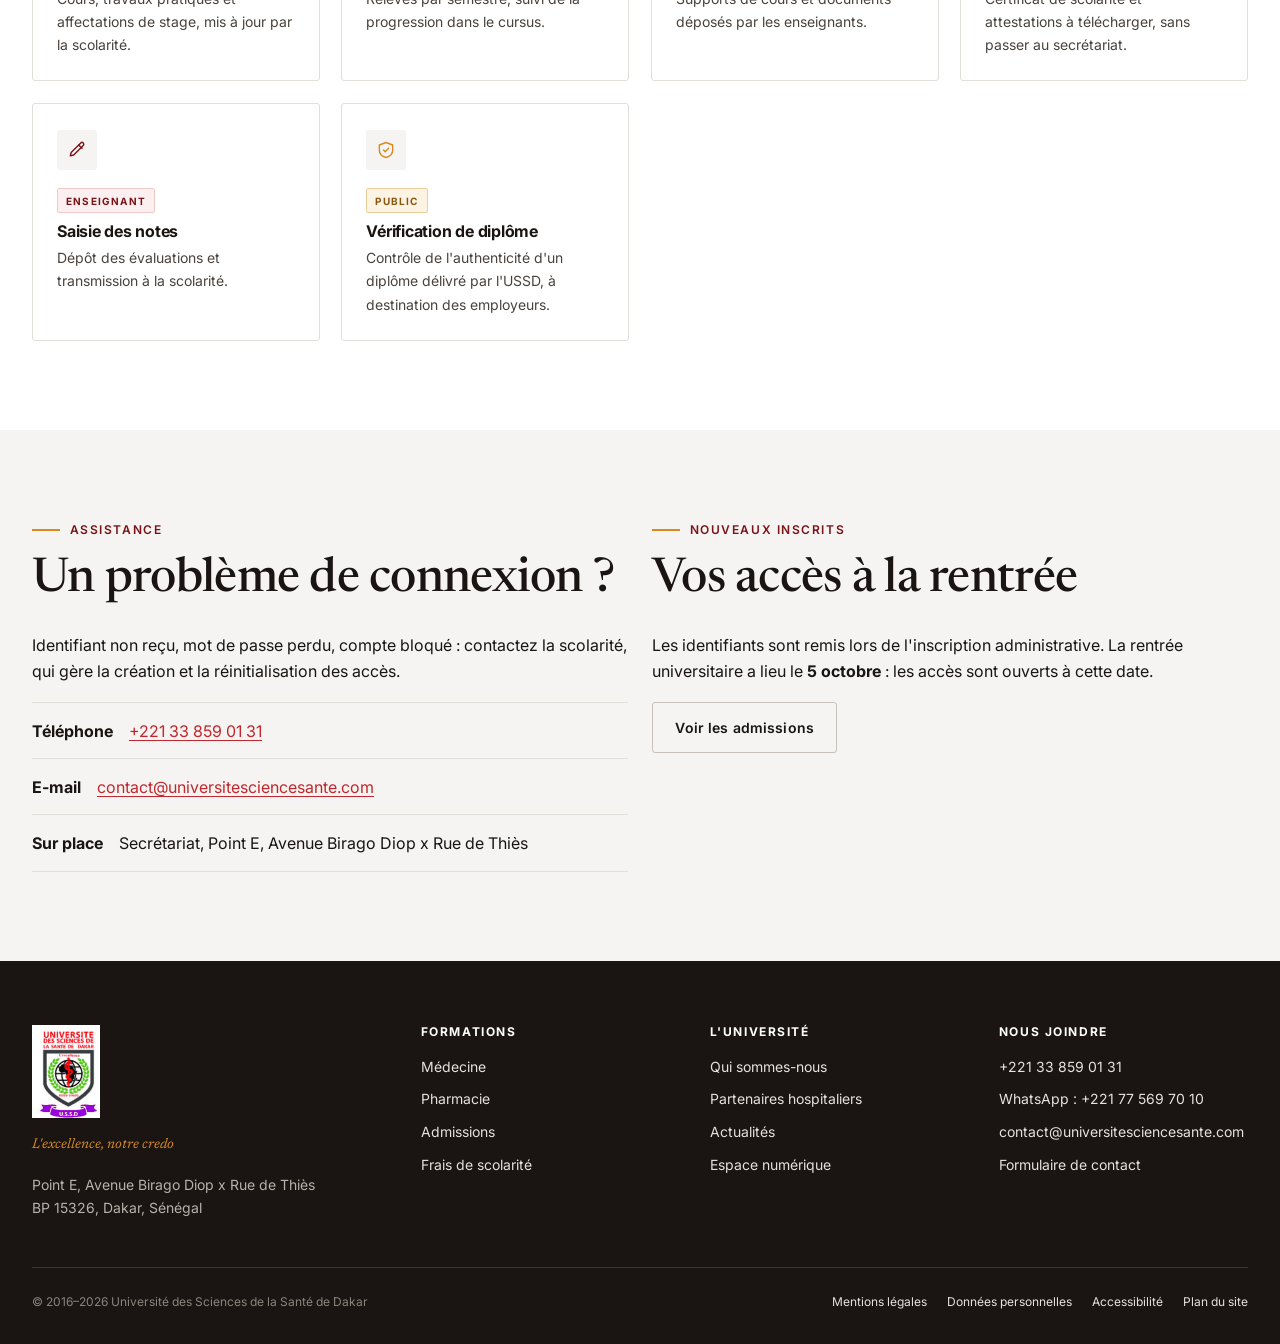
<file: portail.html>
<!DOCTYPE html>
<html lang="fr">
<head>
<meta charset="utf-8">
<meta name="viewport" content="width=device-width, initial-scale=1">
<title>Espace numérique — Portail étudiant et personnel | USSD</title>
<meta name="description" content="Espace numérique de travail de l'USSD : emploi du temps, notes, ressources pédagogiques, attestations et vérification de diplôme. Accès réservé aux étudiants, enseignants et personnel.">
<link rel="canonical" href="https://www.universitesciencesante.com/portail.html">
<meta name="robots" content="noindex, nofollow">  <!-- APERCU : retirer cette ligne pour la mise en ligne publique -->
<meta property="og:title" content="Espace numérique de l'USSD">
<meta name="theme-color" content="#1A1512">
<link rel="icon" href="assets/img/logo-ussd.png">
<link rel="preconnect" href="https://fonts.googleapis.com">
<link rel="preconnect" href="https://fonts.gstatic.com" crossorigin>
<link rel="stylesheet" href="https://fonts.googleapis.com/css2?family=Inter:wght@400;500;600;700&family=Newsreader:ital,opsz,wght@0,6..72,400;0,6..72,500;0,6..72,600;1,6..72,400&display=swap">
<link rel="stylesheet" href="assets/css/ussd.css">
<script defer src="assets/js/ussd.js"></script>
</head>
<body>
<a class="skip-link" href="#contenu">Aller au contenu principal</a>

<div class="topbar"><div class="wrap">
  <span class="topbar__motto">L'excellence, notre credo</span>
  <a href="portail.html">Portail étudiant</a>
  <a href="contact.html">Contact</a>
</div></div>

<header class="masthead"><div class="wrap">
  <a class="brand" href="index.html">
    <img src="assets/img/logo-ussd.png" alt="" width="44" height="59">
    <span><span class="brand__name">USSD</span><span class="brand__sub">Sciences de la santé · Dakar</span></span>
  </a>
  <button class="nav-toggle" type="button" aria-expanded="false" aria-controls="nav-principal"><span class="nav-toggle__text">Menu</span></button>
  <nav class="nav" id="nav-principal" aria-label="Navigation principale"><ul>
    <li><a href="l-universite.html">L'Université</a></li>
    <li><a href="formations.html">Formations</a></li>
    <li><a href="admissions.html">Admissions</a></li>
    <li><a href="actualites.html">Actualités</a></li>
    <li><a href="contact.html">Contact</a></li>
  </ul></nav>
  <a class="btn btn--primary" href="admissions.html#candidater">Postuler</a>
</div></header>

<nav class="crumbs" aria-label="Fil d'Ariane"><div class="wrap"><ol>
  <li><a href="index.html">Accueil</a></li><li>Espace numérique</li>
</ol></div></nav>

<main id="contenu">

  <!-- Zone d'accès restreint : fond sombre pour marquer la bascule -->
  <section class="band portal" aria-labelledby="portail-titre">
    <div class="wrap portal__grid">
      <div>
        <p class="eyebrow">Accès réservé</p>
        <h1 id="portail-titre">Espace numérique de travail</h1>
        <p style="font-size:var(--t-lg);max-width:34rem;color:#C9C2BB">
          Emploi du temps, notes, ressources pédagogiques et attestations, au même endroit.
          Réservé aux étudiants inscrits, aux enseignants et au personnel de l'Université.
        </p>

        <h2 style="font-size:var(--t-lg);margin:2.5rem 0 1rem">Choisir son accès</h2>
        <div class="access">
          <a href="#connexion">
            <span class="access__n" aria-hidden="true">01</span>
            <b>Étudiant</b>
            <span class="access__d">Emploi du temps, notes, ressources, attestations</span>
            <span class="arrow" aria-hidden="true">&rarr;</span>
          </a>
          <a href="#connexion">
            <span class="access__n" aria-hidden="true">02</span>
            <b>Enseignant</b>
            <span class="access__d">Saisie des notes, dépôt de supports, listes d'étudiants</span>
            <span class="arrow" aria-hidden="true">&rarr;</span>
          </a>
          <a href="#connexion">
            <span class="access__n" aria-hidden="true">03</span>
            <b>Personnel administratif</b>
            <span class="access__d">Scolarité, gestion des dossiers, éditions</span>
            <span class="arrow" aria-hidden="true">&rarr;</span>
          </a>
        </div>

        <div class="secure-note" style="margin-top:2rem">
          <h3>Sécurité de votre compte</h3>
          <p style="margin:0">
            L'accès est protégé par une authentification à deux facteurs. L'USSD ne vous
            demandera jamais votre mot de passe par téléphone, par e-mail ou par WhatsApp.
            En cas de message suspect, prévenez la scolarité au
            <a href="tel:+221338590131">+221 33 859 01 31</a>.
          </p>
        </div>
      </div>

      <!-- Formulaire de connexion -->
      <div class="login-card" id="connexion">
        <p class="login-card__badge">
          <svg viewBox="0 0 24 24" aria-hidden="true"><rect x="4" y="10" width="16" height="11" rx="2"/><path d="M8 10V7a4 4 0 0 1 8 0v3"/></svg>
          Connexion sécurisée
        </p>
        <h2>Se connecter</h2>
        <p class="hint" style="margin-bottom:1.6rem">Utilisez l'identifiant fourni par la scolarité.</p>

        <!-- À BRANCHER : aucun service d'authentification n'est connecté. Voir README. -->
        <form id="form-connexion" novalidate>
          <div class="field">
            <label for="identifiant">Identifiant</label>
            <input type="text" id="identifiant" name="identifiant" autocomplete="username"
                   inputmode="text" placeholder="Ex. : etu-2026-0148" required>
          </div>
          <div class="field">
            <label for="motdepasse">Mot de passe</label>
            <input type="password" id="motdepasse" name="motdepasse" autocomplete="current-password" required>
          </div>
          <button class="btn btn--primary btn--block" type="submit">Se connecter</button>
          <p class="form-status" role="status" aria-live="polite"></p>
        </form>

        <div class="login-card__foot">
          <a href="contact.html">Mot de passe oublié</a>
          <a href="contact.html">Première connexion</a>
        </div>
      </div>
    </div>
  </section>

  <!-- Ce que l'espace numérique donne -->
  <section class="band" aria-labelledby="services-titre">
    <div class="wrap">
      <div class="section-head">
        <p class="eyebrow">Services</p>
        <h2 id="services-titre">Ce que vous y trouvez</h2>
        <p>Les services ci-dessous sont ceux prévus pour l'espace numérique. Leur ouverture est progressive.</p>
      </div>
      <div class="services">
        <div class="service service--etudiant">
          <span class="service__ico" aria-hidden="true"><svg viewBox="0 0 24 24"><rect x="3" y="5" width="18" height="16" rx="2"/><path d="M3 10h18M8 3v4M16 3v4"/></svg></span>
          <span class="service__tag">Étudiant</span>
          <h3>Emploi du temps</h3>
          <p>Cours, travaux pratiques et affectations de stage, mis à jour par la scolarité.</p>
        </div>
        <div class="service service--etudiant">
          <span class="service__ico" aria-hidden="true"><svg viewBox="0 0 24 24"><path d="M4 20V10M10 20V4M16 20v-7M22 20H2"/></svg></span>
          <span class="service__tag">Étudiant</span>
          <h3>Notes et résultats</h3>
          <p>Relevés par semestre, suivi de la progression dans le cursus.</p>
        </div>
        <div class="service service--etudiant">
          <span class="service__ico" aria-hidden="true"><svg viewBox="0 0 24 24"><path d="M4 4h7a3 3 0 0 1 3 3v13a2.5 2.5 0 0 0-2.5-2.5H4zM20 4h-7a3 3 0 0 0-3 3v13a2.5 2.5 0 0 1 2.5-2.5H20z"/></svg></span>
          <span class="service__tag">Étudiant</span>
          <h3>Ressources pédagogiques</h3>
          <p>Supports de cours et documents déposés par les enseignants.</p>
        </div>
        <div class="service service--etudiant">
          <span class="service__ico" aria-hidden="true"><svg viewBox="0 0 24 24"><circle cx="12" cy="9" r="5"/><path d="M8.5 13.5 7 22l5-2.5L17 22l-1.5-8.5"/></svg></span>
          <span class="service__tag">Étudiant</span>
          <h3>Attestations</h3>
          <p>Certificat de scolarité et attestations à télécharger, sans passer au secrétariat.</p>
        </div>
        <div class="service service--enseignant">
          <span class="service__ico" aria-hidden="true"><svg viewBox="0 0 24 24"><path d="M16.5 3.5a2.1 2.1 0 0 1 3 3L8 18l-4 1 1-4z"/><path d="M14 6l4 4"/></svg></span>
          <span class="service__tag">Enseignant</span>
          <h3>Saisie des notes</h3>
          <p>Dépôt des évaluations et transmission à la scolarité.</p>
        </div>
        <div class="service service--public">
          <span class="service__ico" aria-hidden="true"><svg viewBox="0 0 24 24"><path d="M12 3l8 3v6c0 4.5-3.2 7.9-8 9-4.8-1.1-8-4.5-8-9V6z"/><path d="M9 12l2 2 4-4"/></svg></span>
          <span class="service__tag">Public</span>
          <h3>Vérification de diplôme</h3>
          <p>Contrôle de l'authenticité d'un diplôme délivré par l'USSD, à destination des employeurs.</p>
        </div>
      </div>
    </div>
  </section>

  <section class="band band--mist"><div class="wrap grid grid--2">
    <div>
      <p class="eyebrow">Assistance</p>
      <h2>Un problème de connexion&nbsp;?</h2>
      <p class="measure">
        Identifiant non reçu, mot de passe perdu, compte bloqué&nbsp;: contactez la scolarité,
        qui gère la création et la réinitialisation des accès.
      </p>
      <ul class="list-plain">
        <li><b>Téléphone</b> <a href="tel:+221338590131">+221 33 859 01 31</a></li>
        <li><b>E-mail</b> <a href="mailto:contact@universitesciencesante.com">contact@universitesciencesante.com</a></li>
        <li><b>Sur place</b> <span>Secrétariat, Point E, Avenue Birago Diop x Rue de Thiès</span></li>
      </ul>
    </div>
    <div>
      <p class="eyebrow">Nouveaux inscrits</p>
      <h2>Vos accès à la rentrée</h2>
      <p class="measure">
        Les identifiants sont remis lors de l'inscription administrative. La rentrée
        universitaire a lieu le <b>5 octobre</b>&nbsp;: les accès sont ouverts à cette date.
      </p>
      <p><a class="btn btn--ghost" href="admissions.html">Voir les admissions</a></p>
    </div>
  </div></section>

</main>

<footer class="footer"><div class="wrap">
  <div class="footer__grid">
    <div class="footer__brand">
      <img src="assets/img/logo-ussd.png" alt="" width="68" height="91">
      <p class="footer__motto">L'excellence, notre credo</p>
      <p style="margin:0">Point E, Avenue Birago Diop x Rue de Thiès<br>BP 15326, Dakar, Sénégal</p>
    </div>
    <div><h3>Formations</h3><ul>
      <li><a href="formations.html#medecine">Médecine</a></li><li><a href="formations.html#pharmacie">Pharmacie</a></li>
      <li><a href="admissions.html">Admissions</a></li><li><a href="admissions.html#frais">Frais de scolarité</a></li>
    </ul></div>
    <div><h3>L'Université</h3><ul>
      <li><a href="l-universite.html">Qui sommes-nous</a></li><li><a href="l-universite.html#partenariats">Partenaires hospitaliers</a></li>
      <li><a href="actualites.html">Actualités</a></li><li><a href="portail.html">Espace numérique</a></li>
    </ul></div>
    <div><h3>Nous joindre</h3><ul>
      <li><a href="tel:+221338590131">+221 33 859 01 31</a></li>
      <li><a href="https://wa.me/221775697010">WhatsApp : +221 77 569 70 10</a></li>
      <li><a href="mailto:contact@universitesciencesante.com">contact@universitesciencesante.com</a></li>
      <li><a href="contact.html">Formulaire de contact</a></li>
    </ul></div>
  </div>
  <div class="footer__legal">
    <p style="margin:0">© 2016–2026 Université des Sciences de la Santé de Dakar</p>
    <ul>
      <li><a href="mentions-legales.html">Mentions légales</a></li><li><a href="confidentialite.html">Données personnelles</a></li>
      <li><a href="accessibilite.html">Accessibilité</a></li><li><a href="sitemap.xml">Plan du site</a></li>
    </ul>
  </div>
</div></footer>

<div class="cookie" id="cookie-banner" role="dialog" aria-labelledby="cookie-titre" aria-describedby="cookie-desc" hidden>
  <h2 id="cookie-titre">Cookies</h2>
  <p id="cookie-desc">Ce site ne dépose aucun cookie de mesure d'audience ni de publicité. Seul votre choix ci-dessous est conservé sur votre appareil. Voir la <a href="confidentialite.html">politique de données personnelles</a>.</p>
  <div class="cookie__actions">
    <button class="btn btn--primary" type="button" data-consent="accepte">J'ai compris</button>
    <button class="btn btn--ghost" type="button" data-consent="refuse">Refuser</button>
  </div>
</div>
</body>
</html>
</file>
<file: assets/css/ussd.css>
/* ==========================================================================
   USSD — Université des Sciences de la Santé de Dakar
   Design system. Tokens dérivés du blason : caducée (oxblood), couronne de
   laurier (vert), ruban (violet), accent ocre sahélien.
   ========================================================================== */

/* --- 1. Tokens ---------------------------------------------------------- */
:root {
  /* Couleur */
  --ink:        #1A1512;   /* texte principal, noir chaud */
  --ink-soft:   #4A423C;   /* texte secondaire */
  --ink-faint:  #7A716A;   /* légendes */
  --oxblood:    #7B1418;   /* institutionnel dominant */
  --oxblood-dk: #5A0E12;   /* survol, fonds profonds */
  --vermillon:  #C1272D;   /* action, liens */
  --laurel:     #14532A;   /* structure secondaire */
  --laurel-lt:  #E7F0E9;   /* fond laurier très clair */
  --ochre:      #D98A1F;   /* accent chaud — jamais en petit texte */
  --ochre-lt:   #FDF3E2;
  --paper:      #FFFFFF;
  --mist:       #F5F4F2;   /* fond de section */
  --line:       #E2DEDA;   /* filets */
  --line-strong:#C9C2BB;

  /* Typographie */
  --display: "Newsreader", Georgia, "Times New Roman", serif;
  --body: "Inter", -apple-system, BlinkMacSystemFont, "Segoe UI", Roboto, sans-serif;

  --t-xs:   0.75rem;
  --t-sm:   0.875rem;
  --t-base: 1rem;
  --t-lg:   clamp(1.0625rem, 0.4vw + 0.98rem, 1.1875rem);
  --t-xl:   clamp(1.25rem, 0.8vw + 1.1rem, 1.5rem);
  --t-2xl:  clamp(1.5rem, 1.4vw + 1.2rem, 2.125rem);
  --t-3xl:  clamp(1.875rem, 2.6vw + 1.3rem, 3rem);
  --t-4xl:  clamp(2.375rem, 4.6vw + 1.3rem, 4.5rem);

  /* Rythme */
  --gap:    1.25rem;
  --pad-y:  clamp(3.5rem, 7vw, 6.5rem);
  --max:    76rem;
  --max-txt: 42rem;
  --radius: 3px;   /* institutionnel : quasi droit, pas d'arrondi « app » */

  --shadow: 0 1px 2px rgba(26, 21, 18, .05), 0 8px 24px -12px rgba(26, 21, 18, .16);
}

/* --- 2. Base ------------------------------------------------------------ */
*, *::before, *::after { box-sizing: border-box; }

html { -webkit-text-size-adjust: 100%; scroll-behavior: smooth; }

body {
  margin: 0;
  background: var(--paper);
  color: var(--ink);
  font-family: var(--body);
  font-size: var(--t-base);
  line-height: 1.65;
  -webkit-font-smoothing: antialiased;
  text-rendering: optimizeLegibility;
}

h1, h2, h3, h4 {
  font-family: var(--display);
  font-weight: 500;
  line-height: 1.12;
  letter-spacing: -0.015em;
  margin: 0 0 .5em;
  text-wrap: balance;
}
h1 { font-size: var(--t-4xl); }
h2 { font-size: var(--t-3xl); }
h3 { font-size: var(--t-xl); }
h4 { font-size: var(--t-lg); }

p { margin: 0 0 1.1em; text-wrap: pretty; }
p:last-child { margin-bottom: 0; }

a { color: var(--vermillon); text-decoration-thickness: 1px; text-underline-offset: 3px; }
a:hover { color: var(--oxblood); }

img { max-width: 100%; height: auto; display: block; }

/* Accessibilité : focus visible partout, jamais supprimé */
:focus-visible {
  outline: 3px solid var(--ochre);
  outline-offset: 2px;
  border-radius: 2px;
}

.skip-link {
  position: absolute; left: -9999px; top: 0; z-index: 999;
  background: var(--ink); color: #fff; padding: .75rem 1.25rem;
  font-weight: 600; text-decoration: none;
}
.skip-link:focus { left: 0; }

.visually-hidden {
  position: absolute; width: 1px; height: 1px; overflow: hidden;
  clip: rect(0 0 0 0); clip-path: inset(50%); white-space: nowrap;
}

/* --- 3. Utilitaires de mise en page ------------------------------------- */
.wrap { width: min(100% - 2.5rem, var(--max)); margin-inline: auto; }
@media (max-width: 40rem) { .wrap { width: min(100% - 2rem, var(--max)); } }

.band { padding-block: var(--pad-y); }
.band--mist { background: var(--mist); }
.band--ink { background: var(--ink); color: #EDE9E5; }
.band--ink h2, .band--ink h3 { color: #fff; }
.band--tight { padding-block: clamp(2.5rem, 4vw, 3.5rem); }

.measure { max-width: var(--max-txt); }

/* Étiquette de section — encode la rubrique, pas de décor */
.eyebrow {
  font-size: var(--t-xs);
  font-weight: 600;
  letter-spacing: .13em;
  text-transform: uppercase;
  color: var(--oxblood);
  margin: 0 0 .9rem;
  display: flex;
  align-items: center;
  gap: .6rem;
}
.eyebrow::before {
  content: ""; width: 1.75rem; height: 2px;
  background: var(--ochre); flex: none;
}
.band--ink .eyebrow { color: var(--ochre); }

.section-head { margin-bottom: clamp(2rem, 3.5vw, 3rem); }
.section-head p { color: var(--ink-soft); font-size: var(--t-lg); max-width: var(--max-txt); }

/* --- 4. Boutons --------------------------------------------------------- */
.btn {
  display: inline-flex; align-items: center; gap: .5rem;
  font-family: var(--body); font-size: var(--t-sm); font-weight: 600;
  letter-spacing: .01em;
  padding: .8rem 1.4rem;
  border: 1.5px solid transparent;
  border-radius: var(--radius);
  cursor: pointer;
  text-decoration: none;
  transition: background-color .18s ease, color .18s ease, border-color .18s ease, transform .18s ease;
}
.btn:hover { transform: translateY(-1px); }
.btn--primary { background: var(--oxblood); color: #fff; border-color: var(--oxblood); }
.btn--primary:hover { background: var(--oxblood-dk); border-color: var(--oxblood-dk); color: #fff; }
.btn--ghost { background: transparent; color: var(--ink); border-color: var(--line-strong); }
.btn--ghost:hover { border-color: var(--ink); color: var(--ink); background: transparent; }
.btn--light { background: #fff; color: var(--oxblood); border-color: #fff; }
.btn--light:hover { background: var(--ochre-lt); color: var(--oxblood-dk); }
/* Sur fond photographique : blanc franc, et un contour clair pour le second. */
.btn--contour { background: rgba(255,255,255,.10); color: #fff; border-color: rgba(255,255,255,.7); }
.btn--contour:hover { background: rgba(255,255,255,.2); border-color: #fff; color: #fff; }
.btn--block { width: 100%; justify-content: center; }

/* --- 5. En-tête & navigation -------------------------------------------- */
.topbar {
  background: var(--ink); color: #C9C2BB;
  font-size: var(--t-xs); letter-spacing: .02em;
}
.topbar .wrap {
  display: flex; flex-wrap: wrap; gap: .35rem 1.5rem;
  align-items: center; justify-content: flex-end;
  min-height: 2.4rem; padding-block: .4rem;
}
.topbar a { color: #E6E1DC; text-decoration: none; }
.topbar a:hover { color: #fff; text-decoration: underline; }
.topbar .topbar__motto { margin-right: auto; font-family: var(--display); font-style: italic; color: var(--ochre); }

.masthead {
  position: sticky; top: 0; z-index: 50;
  background: rgba(255, 255, 255, .96);
  backdrop-filter: saturate(1.4) blur(8px);
  border-bottom: 1px solid var(--line);
}
.masthead .wrap {
  display: flex; align-items: center; gap: 1.5rem;
  min-height: 4.75rem;
}

.brand { display: flex; align-items: center; gap: .8rem; text-decoration: none; color: var(--ink); min-width: 0; }
.brand img { width: 44px; height: auto; flex: none; }
.brand__name { display: block; font-family: var(--display); font-size: 1.0625rem; font-weight: 600; line-height: 1.1; letter-spacing: -.01em; }
.brand__sub { display: block; font-size: .6875rem; letter-spacing: .1em; text-transform: uppercase; color: var(--ink-faint); line-height: 1.3; }

.nav { margin-left: auto; }
.nav ul { display: flex; align-items: center; gap: 1.6rem; list-style: none; margin: 0; padding: 0; }
.nav a {
  color: var(--ink); text-decoration: none; font-size: var(--t-sm); font-weight: 500;
  padding: .4rem 0; border-bottom: 2px solid transparent;
}
.nav a:hover, .nav a[aria-current="page"] { border-bottom-color: var(--oxblood); color: var(--oxblood); }

.nav-toggle {
  display: none; margin-left: auto;
  background: transparent; border: 1.5px solid var(--line-strong); border-radius: var(--radius);
  padding: .55rem .8rem; font: inherit; font-size: var(--t-sm); font-weight: 600; cursor: pointer;
}

@media (max-width: 62rem) {
  .nav-toggle { display: inline-flex; align-items: center; gap: .5rem; flex: none; }
  .masthead .wrap { flex-wrap: wrap; gap: .75rem; min-height: 4rem; }
  .brand img { width: 38px; }
  .brand__sub { font-size: .625rem; letter-spacing: .07em; }
  .nav { flex-basis: 100%; margin-left: 0; display: none; }
  .nav[data-open="true"] { display: block; }
  .nav ul { flex-direction: column; align-items: stretch; gap: 0; padding-bottom: 1rem; }
  .nav li { border-top: 1px solid var(--line); }
  .nav a { display: block; padding: .85rem .25rem; border-bottom: 0; }
  .masthead .btn { display: none; }
}

/* --- 6. Hero — accroche + diaporama --------------------------------------
   Accroche a gauche sur fond clair, photographies encadrees a droite.
   Le texte n'est jamais pose sur l'image et il n'y a aucun voile sombre :
   c'est ce qui distingue cette composition de celle de ussd.sn. */
.hero {
  position: relative; overflow: hidden;
  border-bottom: 1px solid var(--line);
  /* Peu d'air au-dessus : le diaporama doit venir se placer juste sous la
     barre de navigation. Davantage en dessous, pour le detacher de la suite. */
  padding-block: clamp(.75rem, 1.4vw, 1.25rem) clamp(2rem, 4vw, 3rem);
}
.hero .wrap { position: relative; z-index: 1; }
.hero__lede {
  font-size: var(--t-lg); color: var(--ink-soft);
  max-width: 28rem; margin-bottom: 0;
}
.hero__actions { display: flex; flex-wrap: wrap; gap: .75rem; margin-top: 2.25rem; }


/* --- Le hero cinematique, en trois actes --------------------------------
   Regle absolue : aucune animation ne passe derriere un texte. Seule l'image
   bouge, et elle bouge SOUS un voile fixe. La zone de texte est donc un aplat
   stable, dont le contraste a ete mesure acte par acte.

   Acte 1 : travelling avant lent      -> immersion
   Acte 2 : travelling lateral         -> demonstration
   Acte 3 : recul de camera, ralenti   -> projection                        */

.cine { position: relative; }

.cine__scene {
  /* Format cinemascope : -19 % de hauteur par rapport au 16:9, et le cadre
     large sert le propos. Le recadrage vertical est compense acte par acte
     par object-position, pour ne couper aucun visage. */
  position: relative; aspect-ratio: 2.2 / 1; min-height: 20rem;
  overflow: hidden; border-radius: var(--radius); background: var(--ink);
  box-shadow: 0 1px 2px rgba(26,21,18,.06), 0 24px 54px -28px rgba(26,21,18,.5);
}

/* Fondu enchaine long : la sortie d'un acte recouvre l'entree du suivant,
   les deux cameras continuent de tourner pendant le raccord. */
.cine__slide {
  position: absolute; inset: 0; margin: 0;
  opacity: 0; visibility: hidden;
  transition: opacity 800ms cubic-bezier(.4, 0, .2, 1), visibility 0s 800ms;
}
.cine__slide.is-active { opacity: 1; visibility: visible; transition-delay: 0s, 0s; }

.cine__fond { position: absolute; inset: 0; overflow: hidden; }
.cine__fond img { width: 100%; height: 100%; object-fit: cover; display: block; will-change: transform; }
.cine__slide--1 .cine__fond img { object-position: center 50%; }
.cine__slide--2 .cine__fond img { object-position: center 46%; }
.cine__slide--3 .cine__fond img { object-position: center 34%; }

/* ---- Les trois cameras -------------------------------------------------- */
.cine__slide--1.is-active .cine__fond img { animation: cam-avant 5100ms cubic-bezier(.33,0,.25,1) both; }
.cine__slide--2.is-active .cine__fond img { animation: cam-lateral 5600ms cubic-bezier(.33,0,.25,1) both; }
.cine__slide--3.is-active .cine__fond img { animation: cam-recul 6100ms cubic-bezier(.25,0,.2,1) both; }

@keyframes cam-avant   { from { transform: scale(1.008) translate3d(0, .5%, 0); }
                         to   { transform: scale(1.075) translate3d(0, -.8%, 0); } }
@keyframes cam-lateral { from { transform: scale(1.09) translate3d(2.6%, 0, 0); }
                         to   { transform: scale(1.13) translate3d(-2.2%, -.6%, 0); } }
@keyframes cam-recul   { from { transform: scale(1.135) translate3d(-1%, -1%, 0); }
                         to   { transform: scale(1.015) translate3d(0, 0, 0); } }

/* ---- Les trois voiles ---------------------------------------------------
   Opacites determinees par mesure sur la zone de texte de chaque acte.     */
.cine__voile { position: absolute; inset: 0; pointer-events: none; }

/* Acte 1 : le bandeau au nom de l'universite occupe le haut du cadre — on le
   laisse lumineux et on assombrit le bas, ou vient se poser le texte. */
.cine__slide--1 .cine__voile {
  background:
    linear-gradient(to top, rgba(16,12,10,.95) 0%, rgba(16,12,10,.90) 26%,
                            rgba(16,12,10,.62) 46%, rgba(16,12,10,.24) 66%,
                            rgba(16,12,10,.10) 84%, rgba(16,12,10,.06) 100%),
    linear-gradient(100deg, rgba(16,12,10,.50) 0%, rgba(16,12,10,.30) 38%, rgba(16,12,10,0) 62%);
}
/* Acte 2 : colonne de faits a gauche — voile plus large, l'image respire a droite */
.cine__slide--2 .cine__voile {
  background:
    linear-gradient(94deg, rgba(16,12,10,.96) 0%, rgba(16,12,10,.94) 42%,
                           rgba(16,12,10,.70) 62%, rgba(16,12,10,.22) 84%, rgba(16,12,10,.12) 100%),
    linear-gradient(to top, rgba(16,12,10,.45) 0%, rgba(16,12,10,0) 45%);
}
/* Acte 3 : promesse centree — voile plein, plus dense, pour la tenue finale */
.cine__slide--3 .cine__voile {
  background:
    radial-gradient(120% 100% at 50% 55%, rgba(16,12,10,.80) 0%, rgba(16,12,10,.92) 60%, rgba(16,12,10,.96) 100%);
}

/* ---- Le texte ----------------------------------------------------------
   Un seul geste, decline : fondu + montee courte + micro-zoom. Jamais de
   rebond, de rotation, ni d'arrivee rapide. Le decalage vient de --d.      */
.cine__texte {
  position: absolute; inset: 0; z-index: 1;
  display: flex; flex-direction: column; justify-content: center;
  padding: clamp(1.75rem, 4vw, 3.75rem);
  max-width: 46rem;
}
/* Acte 1 : le texte monte en haut du cadre, l'appel a l'action se cale en bas.
   C'est la marge automatique qui cree l'ecart, pas une hauteur fixe. */
.cine__slide--1 .cine__texte { justify-content: flex-end; }
.cine__slide--1 .cine__appel { margin-top: .35rem; margin-bottom: 0; justify-content: flex-start; }

.cine__slide--3 .cine__texte {
  max-width: none; align-items: center; text-align: center;
  padding-inline: clamp(1.75rem, 8vw, 7rem);
}

.cine__slide.is-active .cine__texte > *,
.cine__slide.is-active .cine__faits > li {
  animation: entree 800ms cubic-bezier(.16, .8, .28, 1) both;
  animation-delay: var(--d, 0s);
}
@keyframes entree {
  from { opacity: 0; transform: translate3d(0, 16px, 0) scale(.985); }
  to   { opacity: 1; transform: none; }
}
/* Acte 2 : les faits viennent de la gauche — animation directionnelle. */
.cine__slide--2.is-active .cine__faits > li {
  animation-name: entree-laterale;
}
@keyframes entree-laterale {
  from { opacity: 0; transform: translate3d(-22px, 0, 0); }
  to   { opacity: 1; transform: none; }
}

/* ---- Acte 1 : identite -------------------------------------------------- */
.cine__nom {
  color: #fff; margin: 0 0 1.15rem;
  font-size: clamp(1.7rem, 2.7vw + .85rem, 3.15rem); line-height: 1.12;
  letter-spacing: -.015em; text-wrap: balance;
}
.cine__credo {
  margin: 0 0 1.4rem; font-family: var(--display); font-style: italic;
  font-size: clamp(1.125rem, 1vw + .8rem, 1.6rem); color: var(--ochre);
}
.cine__pied {
  margin: 0; font-size: var(--t-sm); letter-spacing: .06em;
  color: #C7BFB8;
}

/* ---- Acte 2 : l'offre --------------------------------------------------- */
.cine__kicker {
  margin: 0 0 1rem; font-size: var(--t-xs); font-weight: 700;
  letter-spacing: .2em; text-transform: uppercase; color: var(--ochre);
}
.cine__titre {
  color: #fff; margin: 0 0 1.9rem;
  font-family: var(--display); font-weight: 500;
  font-size: clamp(1.4rem, 1.9vw + .8rem, 2.35rem); line-height: 1.16;
  letter-spacing: -.015em;
}
.cine__faits { list-style: none; margin: 0; padding: 0; display: grid; gap: .55rem; }
.cine__faits li {
  display: grid; grid-template-columns: 5.5rem 1fr; align-items: baseline; gap: 1rem;
  padding-left: .9rem; border-left: 2px solid rgba(217,138,31,.55);
}
.cine__faits b {
  font-family: var(--display); font-size: clamp(1.05rem, .7vw + .85rem, 1.4rem);
  font-weight: 600; color: var(--ochre); font-variant-numeric: tabular-nums;
}
.cine__faits span { font-size: var(--t-base); color: #DED7D0; }

/* ---- Acte 3 : la promesse ---------------------------------------------- */
.cine__promesse {
  color: #fff; margin: 0 0 1.5rem;
  font-family: var(--display); font-weight: 500;
  font-size: clamp(1.5rem, 2.6vw + .8rem, 3rem); line-height: 1.15;
  letter-spacing: -.02em; max-width: 20ch; text-wrap: balance;
}
.cine__appui {
  margin: 0 0 1.6rem; font-size: var(--t-lg); color: #DED7D0; max-width: 34ch;
}
.cine__signature {
  margin: 0 0 2.25rem; font-family: var(--display); font-style: italic;
  font-size: clamp(1.05rem, .9vw + .8rem, 1.45rem); color: var(--ochre);
}
.cine__appel { display: flex; flex-wrap: wrap; gap: .75rem; justify-content: center; margin-bottom: 1.5rem; }
/* Boutons de la scene : un cran plus larges que ceux du corps de page, et le
   contour passe en verre depoli pour tenir sur la photographie. */
.cine__appel .btn {
  padding: .95rem 1.8rem; font-size: var(--t-base); letter-spacing: .015em;
  border-radius: var(--radius);
}
.cine__appel .btn--light {
  box-shadow: 0 2px 4px rgba(0,0,0,.18), 0 14px 32px -14px rgba(0,0,0,.55);
}
.cine__appel .btn--light:hover { box-shadow: 0 4px 8px rgba(0,0,0,.22), 0 18px 38px -14px rgba(0,0,0,.6); }
.cine__appel .btn--contour {
  backdrop-filter: blur(7px) saturate(1.2);
  background: rgba(255,255,255,.14); border-color: rgba(255,255,255,.72);
}
.cine__appel .btn--contour:hover { background: rgba(255,255,255,.26); border-color: #fff; }

/* ---- Pilotage ----------------------------------------------------------- */
.cine__pilote { position: relative; margin-top: 1.1rem; }
.cine__jauge { display: flex; gap: .5rem; width: 11rem; }
.pas { flex: 1; background: none; border: 0; padding: .45rem 0; cursor: pointer; }
.pas i { display: block; height: 2px; background: var(--line-strong); position: relative; overflow: hidden; }
.pas i::after {
  content: ""; position: absolute; inset: 0;
  background: var(--ochre); transform: scaleX(0); transform-origin: left;
}
.pas:hover i { background: var(--ink-faint); }
.pas.is-active i::after { animation: remplir var(--duree, 7000ms) linear both; }
@keyframes remplir { from { transform: scaleX(0); } to { transform: scaleX(1); } }
.pas.is-vu i::after { transform: scaleX(1); }
.pas:focus-visible { outline-offset: 4px; }

/* Commande d'arret : hors ecran, ramenee au focus clavier. */
.diapo__arret {
  position: absolute; left: -9999px; bottom: 100%;
  background: var(--ink); color: #fff; border: 1px solid rgba(255,255,255,.5);
  border-radius: var(--radius); padding: .55rem 1rem; margin-bottom: .5rem;
  font: inherit; font-size: var(--t-sm); font-weight: 600; cursor: pointer;
}
.diapo__arret:focus { left: 0; z-index: 3; }

/* A l'arret, tout se fige : cameras, entrees de texte, jauge. */
.hero[data-pause="true"] .cine__slide.is-active .cine__fond img,
.hero[data-pause="true"] .cine__slide.is-active .cine__texte > *,
.hero[data-pause="true"] .cine__slide.is-active .cine__faits > li,
.hero[data-pause="true"] .pas.is-active i::after { animation-play-state: paused; }

@media (max-width: 62rem) {
  .cine__scene { aspect-ratio: 4 / 5; min-height: 0; }
  .cine__texte { max-width: none; justify-content: flex-end; }
  /* En etroit le voile est dense en bas : l'acte 1 y redescend son texte,
     sinon l'accroche se retrouverait sur la partie claire du degrade. */
  .cine__slide--1 .cine__texte { justify-content: flex-end; }
  .cine__slide--1 .cine__appel { margin-top: 1.5rem; }
  .cine__slide--1 .cine__voile, .cine__slide--2 .cine__voile {
    background: linear-gradient(to bottom, rgba(16,12,10,.55) 0%, rgba(16,12,10,.84) 42%, rgba(16,12,10,.96) 100%);
  }
  .cine__faits li { grid-template-columns: 4.5rem 1fr; gap: .75rem; }
  .cine__appel { justify-content: flex-start; }
  .cine__slide--3 .cine__texte { text-align: left; align-items: flex-start; }
  .cine__jauge { width: 100%; }
}

/* Mouvement reduit : plus de camera, plus de cascade, plus de defilement.
   Le premier acte s'affiche, entier et immobile. */
@media (prefers-reduced-motion: reduce) {
  .cine__slide { transition: none; }
  .cine__slide.is-active .cine__fond img,
  .cine__slide.is-active .cine__texte > *,
  .cine__slide.is-active .cine__faits > li { animation: none; opacity: 1; transform: none; }
  .pas.is-active i::after { animation: none; transform: scaleX(1); }
}

/* --- L'objet : les deux cursus en arcs --------------------------------- */
.hero__objet { display: flex; flex-direction: column; align-items: center; gap: 1.5rem; }

/* En-tete de la section « Le parcours » : texte a gauche, arcs a droite. */
.parcours-tete {
  display: grid; gap: clamp(2rem, 4vw, 3.5rem);
  grid-template-columns: minmax(0, 1fr) auto;
  align-items: center;
  margin-bottom: clamp(2rem, 3.5vw, 3rem);
}
.parcours-tete .cursus { width: clamp(13rem, 22vw, 17rem); }
@media (max-width: 60rem) {
  .parcours-tete { grid-template-columns: 1fr; }
}

.cursus { width: clamp(15rem, 30vw, 22.5rem); height: auto; overflow: visible; }
.cursus .cadre { fill: none; stroke: var(--line); stroke-width: 1; }
.cursus .origine { stroke: var(--line-strong); stroke-width: 1.5; }
.cursus .origine-txt {
  fill: var(--ink-faint); font-family: var(--body); font-size: 15px; font-weight: 700;
  letter-spacing: .16em; text-anchor: middle;
}

.arc { fill: none; stroke-linecap: round; }
.arc--medecine  { stroke: var(--oxblood); stroke-width: 11; }
.arc--pharmacie { stroke: var(--laurel);  stroke-width: 9; }
.arc.is-diplome { stroke: var(--ochre); }

/* Chaque annee se pose l'une apres l'autre : le parcours se construit. */
.arc, .cursus .cadre, .cursus .origine, .cursus .origine-txt {
  transform-box: view-box; transform-origin: 200px 200px;
  opacity: 0;
}
/* Le cadran ne se construit qu'une fois la section a l'ecran : sinon
   l'animation se joue dans le vide, bien avant que le visiteur n'arrive. */
.cursus.is-in .arc,
.cursus.is-in .cadre,
.cursus.is-in .origine,
.cursus.is-in .origine-txt {
  animation: poser 700ms cubic-bezier(.22, .78, .3, 1) both;
}
.cursus.is-in .cadre { animation-delay: 60ms; }
.cursus.is-in .origine, .cursus.is-in .origine-txt { animation-delay: 140ms; }
.cursus.is-in .arc { animation-delay: calc(var(--i) * 78ms + 200ms); }

@keyframes poser {
  from { opacity: 0; transform: rotate(-9deg) scale(.965); }
  to   { opacity: 1; transform: none; }
}

/* Legende : trois reperes, memes couleurs que les arcs. */
.cursus-legende {
  list-style: none; margin: 0; padding: 0;
  display: flex; flex-wrap: wrap; justify-content: center; gap: .5rem 1.75rem;
  font-size: var(--t-sm);
}
.cursus-legende li { display: inline-flex; align-items: baseline; gap: .5rem; }
.cursus-legende b { font-weight: 600; color: var(--ink); }
.cursus-legende span { color: var(--ink-faint); font-size: var(--t-xs); }
.chip { width: 1.15rem; height: 3px; border-radius: 2px; flex: none; align-self: center; }
.chip--medecine  { background: var(--oxblood); }
.chip--pharmacie { background: var(--laurel); }
.chip--diplome   { background: var(--ochre); }

@media (max-width: 62rem) {
  .cursus { width: min(17rem, 62vw); }
}

/* Mouvement reduit : l'objet est affiche d'emblee, sans mise en place. */
@media (prefers-reduced-motion: reduce) {
  .arc, .cursus .cadre, .cursus .origine, .cursus .origine-txt { animation: none; opacity: 1; transform: none; }
  .ladder .year::before { transform: scaleX(1); }
  .ladder .year > * { opacity: 1; transform: none; }
  .diapo__slide { transition: none; }
  .diapo__slide.is-active img { animation: none; transform: none; }
  .pas.is-active i::after { animation: none; transform: scaleX(1); }
}

/* --- 6 bis. Bandeau d'annonces daté -------------------------------------
   Un fait daté vaut mieux qu'une promesse : c'est ce qui prouve qu'un site
   institutionnel est vivant. Pas de défilement automatique — les annonces
   se lisent, elles ne passent pas. */
.annonces { background: var(--ink); color: #D8D2CC; font-size: var(--t-sm); }
.annonces__row {
  display: flex; flex-wrap: wrap; align-items: baseline; gap: .5rem 1.75rem;
  padding-block: .85rem;
}
.annonces__label {
  margin: 0; flex: none;
  font-size: var(--t-xs); font-weight: 700; letter-spacing: .14em; text-transform: uppercase;
  color: var(--ochre);
}
.annonces ul {
  list-style: none; margin: 0; padding: 0;
  display: flex; flex-wrap: wrap; gap: .35rem 1.75rem;
}
.annonces li { display: inline-flex; align-items: baseline; gap: .6rem; }
.annonces li + li { position: relative; }
.annonces li + li::before {
  content: ""; position: absolute; left: -.9rem; top: .15em; bottom: .15em;
  width: 1px; background: rgba(255, 255, 255, .22);
}
.annonces time {
  font-variant-numeric: tabular-nums; font-weight: 600; color: var(--ochre);
  font-size: var(--t-xs); letter-spacing: .04em; white-space: nowrap;
}
.annonces a { color: #fff; text-decoration: none; border-bottom: 1px solid rgba(255,255,255,.3); }
.annonces a:hover { color: var(--ochre); border-bottom-color: var(--ochre); }

@media (max-width: 52rem) {
  .annonces ul { flex-direction: column; gap: .5rem; }
  .annonces li + li::before { display: none; }
  .annonces li + li { padding-top: .5rem; border-top: 1px solid rgba(255,255,255,.16); }
}

/* --- 7. Sélecteur de persona « Je suis… » ------------------------------- */
.persona { border-block: 1px solid var(--line); background: var(--mist); }
.persona .wrap { padding-block: 1.5rem; }
.persona__row { display: flex; flex-wrap: wrap; align-items: center; gap: .6rem 1rem; }
.persona__label {
  font-family: var(--display); font-size: var(--t-xl); font-style: italic;
  color: var(--ink); margin: 0; flex: none;
}
.persona__list { display: flex; flex-wrap: wrap; gap: .5rem; list-style: none; margin: 0; padding: 0; }
.persona__list a {
  display: inline-block; text-decoration: none;
  font-size: var(--t-sm); font-weight: 500; color: var(--ink);
  background: var(--paper); border: 1px solid var(--line-strong);
  border-radius: 999px; padding: .45rem 1rem;
  transition: background-color .18s ease, border-color .18s ease, color .18s ease;
}
.persona__list a:hover { background: var(--oxblood); border-color: var(--oxblood); color: #fff; }

/* --- 8. Chiffres clés --------------------------------------------------- */
.stats { display: grid; gap: 1px; background: var(--line); border: 1px solid var(--line);
  grid-template-columns: repeat(auto-fit, minmax(11rem, 1fr)); }
.stat {
  position: relative; background: var(--paper); padding: 1.9rem 1.25rem 1.6rem;
  transition: background-color .3s ease;
}
/* Filet ocre qui se remplit au rythme du compteur : le chiffre ne se contente
   pas de defiler, on voit sa progression. */
.stat::before {
  content: ""; position: absolute; inset: 0 0 auto 0; height: 2px;
  background: var(--ochre); transform: scaleX(0); transform-origin: left;
}
.stats.is-in .stat::before {
  animation: jauge-stat 1400ms cubic-bezier(.16, .85, .3, 1) both;
  animation-delay: calc(var(--i, 0) * 120ms);
}
@keyframes jauge-stat { to { transform: scaleX(1); } }

.stat__value {
  font-family: var(--display); font-size: clamp(2.25rem, 3.6vw, 3.25rem); font-weight: 600;
  color: var(--oxblood); line-height: 1; font-variant-numeric: tabular-nums;
  display: flex; align-items: baseline; gap: .06em; margin-bottom: .5rem;
  letter-spacing: -.02em;
}
/* Largeur reservee : le chiffre ne doit pas faire sauter la mise en page
   pendant qu'il defile. */
.stat__num { display: inline-block; min-width: 1.2ch; }
.stat__plus { font-style: normal; color: var(--ochre); font-size: .62em; line-height: 1; }
.stats.is-in .stat__plus {
  animation: plus-apparait 500ms ease both;
  animation-delay: calc(var(--i, 0) * 120ms + 1200ms);
}
@keyframes plus-apparait { from { opacity: 0; transform: translateY(.15em); } to { opacity: 1; transform: none; } }

.stat__label { font-size: var(--t-sm); color: var(--ink-soft); line-height: 1.4; display: block; }

@media (hover: hover) {
  .stat:hover { background: var(--ochre-lt); }
}
.band--ink .stat { background: transparent; }
.band--ink .stats { background: rgba(255,255,255,.14); border-color: rgba(255,255,255,.18); }
.band--ink .stat__value { color: var(--ochre); }
.band--ink .stat__plus { color: #fff; }
.band--ink .stat__label { color: #C9C2BB; }

/* --- 9. Signature : « Le parcours » ------------------------------------- */
.tabs { display: flex; gap: .5rem; margin-bottom: 2rem; flex-wrap: wrap; }
.tab {
  font: inherit; font-size: var(--t-sm); font-weight: 600;
  background: transparent; color: var(--ink-soft);
  border: 1.5px solid var(--line-strong); border-radius: var(--radius);
  padding: .7rem 1.25rem; cursor: pointer;
  transition: background-color .18s ease, color .18s ease, border-color .18s ease;
}
.tab[aria-selected="true"] { background: var(--laurel); border-color: var(--laurel); color: #fff; }
.tab:hover:not([aria-selected="true"]) { border-color: var(--ink); color: var(--ink); }

.parcours { position: relative; }
.parcours__meta {
  display: flex; flex-wrap: wrap; gap: .5rem 2rem; margin-bottom: 1.75rem;
  font-size: var(--t-sm); color: var(--ink-soft);
}
.parcours__meta b { color: var(--ink); font-weight: 600; }

.ladder { list-style: none; margin: 0; padding: 0; display: grid; gap: 2px;
  grid-template-columns: repeat(var(--years, 8), minmax(0, 1fr)); }
.year {
  position: relative; background: var(--mist);
  padding: 1rem .75rem 1.25rem; min-height: 12.5rem;
  transition: background-color .3s ease, transform .35s cubic-bezier(.22,.8,.28,1),
              box-shadow .35s ease, opacity .3s ease;
}
/* Le filet de cycle devient un rail qui se trace : c'est lui qui porte
   l'animation de construction du parcours. */
.year::before {
  content: ""; position: absolute; inset: 0 0 auto 0; height: 3px;
  background: var(--cycle, var(--line-strong));
  transform: scaleX(0); transform-origin: left;
}
.year[data-cycle="1"] { --cycle: var(--laurel); }
.year[data-cycle="2"] { --cycle: var(--oxblood); }
.year[data-cycle="3"] { --cycle: var(--ochre); }

/* --- Construction du parcours a l'entree dans l'ecran ------------------- */
.ladder.is-in .year::before {
  animation: rail 620ms cubic-bezier(.22, .8, .28, 1) both;
  animation-delay: calc(var(--i, 0) * 85ms);
}
@keyframes rail { to { transform: scaleX(1); } }

.ladder.is-in .year > * {
  animation: annee 620ms cubic-bezier(.16, .8, .28, 1) both;
  animation-delay: calc(var(--i, 0) * 85ms + 130ms);
}
@keyframes annee {
  from { opacity: 0; transform: translate3d(0, 12px, 0); }
  to   { opacity: 1; transform: none; }
}

/* --- Mise au point : l'annee survolee ressort, les autres s'effacent ---- */
@media (hover: hover) {
  .ladder:hover .year { opacity: .45; }
  .ladder .year:hover {
    opacity: 1; background: var(--paper); transform: translateY(-6px);
    box-shadow: 0 2px 4px rgba(26,21,18,.06), 0 20px 40px -22px rgba(26,21,18,.5);
    z-index: 1;
  }
  .ladder .year:hover .year__n { color: var(--cycle); }
  .ladder .year:hover .year__flag { background: var(--ochre); color: #fff; border-color: var(--ochre); }
}
.year__n, .year__flag { transition: color .25s ease, background-color .25s ease, border-color .25s ease; }
.year__n {
  font-family: var(--display); font-size: 1.5rem; font-weight: 600; color: var(--ink);
  font-variant-numeric: tabular-nums; line-height: 1; display: block;
}
.year__n small { font-family: var(--body); font-size: .625rem; font-weight: 600;
  letter-spacing: .12em; text-transform: uppercase; color: var(--ink-faint); display: block; margin-top: .3rem; }
.year__title { font-size: var(--t-sm); font-weight: 600; margin: .85rem 0 .35rem; line-height: 1.35; }
.year__desc { font-size: var(--t-xs); color: var(--ink-soft); line-height: 1.5; margin: 0; }
.year__flag {
  display: inline-block; margin-top: .7rem;
  font-size: .625rem; font-weight: 700; letter-spacing: .08em; text-transform: uppercase;
  background: var(--ochre-lt); color: #8A5510; border: 1px solid #EBCF9A;
  padding: .2rem .45rem; border-radius: 2px;
}
.legend { display: flex; flex-wrap: wrap; gap: 1.25rem; margin-top: 1.5rem; font-size: var(--t-xs); color: var(--ink-soft); }
.legend span { display: inline-flex; align-items: center; gap: .45rem; }
.legend i { width: 1.5rem; height: 3px; display: block; flex: none; }

@media (max-width: 60rem) {
  .ladder { grid-template-columns: 1fr; gap: 1px; }
  .year { min-height: 0; padding: .9rem 1rem .9rem 1.15rem; }
  .year::before { inset: 0 auto 0 0; width: 3px; height: auto;
                  transform: scaleY(0); transform-origin: top; }
  @keyframes rail { to { transform: scaleY(1); } }
  .ladder .year:hover { transform: translateX(4px); }
  .year__n { display: flex; align-items: baseline; gap: .5rem; font-size: 1.125rem; }
  .year__n small { margin-top: 0; }
  .year__title { margin-top: .35rem; }
}

/* --- 10. Cartes --------------------------------------------------------- */
.grid { display: grid; gap: 1.5rem; }
.grid--2 { grid-template-columns: repeat(auto-fit, minmax(19rem, 1fr)); }
.grid--3 { grid-template-columns: repeat(auto-fit, minmax(16rem, 1fr)); }

.card {
  background: var(--paper); border: 1px solid var(--line); border-radius: var(--radius);
  padding: 1.75rem; display: flex; flex-direction: column;
  transition: border-color .18s ease, box-shadow .18s ease, transform .18s ease;
}
.card:hover { border-color: var(--line-strong); box-shadow: var(--shadow); transform: translateY(-2px); }
.card h3 { margin-bottom: .4rem; }
.card p { color: var(--ink-soft); font-size: var(--t-sm); }
.card__kicker {
  font-size: var(--t-xs); font-weight: 600; letter-spacing: .1em; text-transform: uppercase;
  color: var(--laurel); margin-bottom: .6rem;
}
.card__foot { margin-top: auto; padding-top: 1.25rem; }
.card--feature { border-left: 3px solid var(--oxblood); }

/* --- 10 bis. Photographies ---------------------------------------------- */
.figure { margin: 0; }
.figure img {
  width: 100%; height: auto; display: block;
  border-radius: var(--radius); background: var(--mist);
}
.figure figcaption {
  font-size: var(--t-xs); color: var(--ink-faint); line-height: 1.5;
  margin-top: .6rem; padding-left: .75rem; border-left: 2px solid var(--ochre);
}
.figure--tall img { aspect-ratio: 3 / 4; object-fit: cover; }
.figure--wide img { aspect-ratio: 16 / 9; object-fit: cover; }
.figure--square img { aspect-ratio: 1 / 1; object-fit: cover; }

/* Mur de logos : partenaires, accréditations */
.logo-wall {
  display: grid; gap: 1px; background: var(--line);
  border: 1px solid var(--line); border-radius: var(--radius); overflow: hidden;
  grid-template-columns: repeat(auto-fit, minmax(8.5rem, 1fr));
  margin: 0; padding: 0;
}
.logo-wall li { background: var(--paper); list-style: none;
  display: grid; place-items: center; padding: 1.15rem 1rem; min-height: 6.5rem; }
.logo-wall img {
  max-height: 3.4rem; width: auto; max-width: 100%; object-fit: contain;
  transition: transform .4s cubic-bezier(.22,.8,.28,1);
}
.logo-wall li { transition: background-color .3s ease; }
@media (hover: hover) {
  .logo-wall li:hover { background: var(--ochre-lt); }
  .logo-wall li:hover img { transform: scale(1.08); }
}
.logo-wall figcaption, .logo-wall span {
  font-size: .625rem; color: var(--ink-faint); text-align: center;
  margin-top: .55rem; line-height: 1.35;
}

/* Portraits : gouvernance, enseignants, alumni */
/* auto-fill et non auto-fit : un groupe de 3 personnes garde la meme taille de
   portrait qu'un groupe de 10, au lieu de s'etirer sur toute la largeur. */
.people { display: grid; gap: 1.5rem; grid-template-columns: repeat(auto-fill, minmax(9.5rem, 1fr)); list-style: none; margin: 0; padding: 0; }
.person img {
  width: 100%; aspect-ratio: 1 / 1; object-fit: cover; object-position: center 18%;
  border-radius: var(--radius); background: var(--mist); margin-bottom: .75rem;
}
.person b { display: block; font-size: var(--t-sm); line-height: 1.3; }
.person span { display: block; font-size: var(--t-xs); color: var(--ink-soft); margin-top: .2rem; line-height: 1.4; }

/* Ligne de faits vérifiables (accréditations datées) */
/* --- Chronologie des reconnaissances ------------------------------------
   Un rail vertical relie les jalons, chacun marque d'un point. Le rail se
   trace et les points se posent l'un apres l'autre quand la section arrive
   a l'ecran : la trajectoire de l'etablissement se lit comme une montee. */
.facts {
  --rail: 5.9rem;
  list-style: none; margin: 0 0 1.75rem; padding: 0; position: relative;
}
.facts::before {
  content: ""; position: absolute; left: var(--rail); top: 1.1rem; bottom: 1.1rem;
  width: 2px; background: linear-gradient(to bottom, var(--ochre), var(--line-strong));
  transform: scaleY(0); transform-origin: top;
  transition: transform 1200ms cubic-bezier(.22,.8,.28,1);
}
.facts.is-in::before { transform: scaleY(1); }

.fact {
  position: relative; display: grid; grid-template-columns: 4.75rem 1fr;
  gap: 0 2.1rem; padding: .85rem 0; font-size: var(--t-sm);
}
.fact::before {
  content: ""; position: absolute; left: calc(var(--rail) - .3rem); top: 1.15rem;
  width: .8rem; height: .8rem; border-radius: 50%;
  background: var(--oxblood); box-shadow: 0 0 0 4px var(--mist);
  transform: scale(0);
}
.facts.is-in .fact::before {
  animation: jalon 460ms cubic-bezier(.34, 1.3, .5, 1) both;
  animation-delay: calc(var(--i, 0) * 130ms + 260ms);
}
@keyframes jalon { to { transform: scale(1); } }

.fact time {
  font-family: var(--display); font-size: var(--t-xl); font-weight: 600;
  color: var(--oxblood); font-variant-numeric: tabular-nums; line-height: 1.1;
}
.fact span { color: var(--ink-soft); align-self: center; }

/* Le dernier jalon n'est pas acquis : point creux, date en ocre. */
.fact--encours::before { background: var(--mist); border: 2px solid var(--ochre); }
.fact--encours time { color: var(--ochre); font-size: var(--t-base); font-family: var(--body);
  font-weight: 700; letter-spacing: .04em; align-self: center; }
.fact--encours span { color: var(--ink-faint); }

@media (max-width: 34rem) {
  .facts { --rail: 4.6rem; }
  .fact { grid-template-columns: 3.6rem 1fr; gap: 0 1.5rem; }
  .fact time { font-size: var(--t-lg); }
}


/* --- 10 ter. Cartes de cursus -------------------------------------------
   Toute la carte est un lien : cible de clic large, et un seul geste au
   survol — l'image se rapproche, la carte se souleve, le filet ocre se
   deploie sous l'image, la fleche avance. */
.cursus-cartes { display: grid; gap: 1.75rem; grid-template-columns: repeat(auto-fit, minmax(21rem, 1fr)); }

.cursus-carte {
  display: flex; flex-direction: column; text-decoration: none; color: inherit;
  background: var(--paper); border: 1px solid var(--line); border-radius: var(--radius);
  overflow: hidden;
  transition: transform .4s cubic-bezier(.22,.8,.28,1), box-shadow .4s ease, border-color .3s ease;
}
.cursus-carte:hover { transform: translateY(-6px); border-color: var(--line-strong);
  box-shadow: 0 2px 4px rgba(26,21,18,.05), 0 26px 52px -26px rgba(26,21,18,.45); }

.cursus-carte__vue { position: relative; overflow: hidden; background: var(--mist); }
.cursus-carte__vue img {
  width: 100%; aspect-ratio: 8 / 5; object-fit: cover; display: block;
  transition: transform .6s cubic-bezier(.22,.8,.28,1);
}
.cursus-carte:hover .cursus-carte__vue img { transform: scale(1.06); }
/* Filet ocre qui se deploie sous l'image au survol. */
.cursus-carte__vue::after {
  content: ""; position: absolute; inset: auto 0 0 0; height: 3px; background: var(--ochre);
  transform: scaleX(0); transform-origin: left; transition: transform .5s cubic-bezier(.22,.8,.28,1);
}
.cursus-carte:hover .cursus-carte__vue::after { transform: scaleX(1); }

/* La duree, posee en pastille sur l'image. */
.cursus-carte__duree {
  position: absolute; left: 1rem; bottom: 1rem;
  display: flex; align-items: baseline; gap: .3rem;
  background: rgba(16,12,10,.82); backdrop-filter: blur(6px);
  border: 1px solid rgba(255,255,255,.28); border-radius: var(--radius);
  padding: .4rem .75rem; color: #fff;
}
.cursus-carte__duree b {
  font-family: var(--display); font-size: 1.6rem; font-weight: 600; line-height: 1;
  color: var(--ochre); font-variant-numeric: tabular-nums;
}
.cursus-carte__duree small { font-size: var(--t-xs); letter-spacing: .12em; text-transform: uppercase; }

.cursus-carte__corps { padding: 1.6rem 1.6rem 1.75rem; display: flex; flex-direction: column; flex: 1; }
.cursus-carte__kicker {
  margin: 0 0 .5rem; font-size: var(--t-xs); font-weight: 700;
  letter-spacing: .16em; text-transform: uppercase; color: var(--laurel);
}
.cursus-carte h3 { margin-bottom: .55rem; }
.cursus-carte__texte { font-size: var(--t-sm); color: var(--ink-soft); margin-bottom: 1.1rem; }

.cursus-carte__faits { list-style: none; margin: 0 0 1.5rem; padding: 0; display: grid; gap: .45rem; }
.cursus-carte__faits li {
  position: relative; padding-left: 1.4rem; font-size: var(--t-sm); color: var(--ink);
}
.cursus-carte__faits li::before {
  content: ""; position: absolute; left: 0; top: .55em;
  width: .45rem; height: .45rem; border-radius: 50%; background: var(--ochre);
}

.cursus-carte__action {
  margin-top: auto; display: inline-flex; align-items: center; gap: .5rem;
  font-size: var(--t-sm); font-weight: 600; color: var(--oxblood);
}
.cursus-carte__action i { font-style: normal; transition: transform .3s cubic-bezier(.22,.8,.28,1); }
.cursus-carte:hover .cursus-carte__action i { transform: translateX(5px); }

/* Emplacement photo — à remplacer par les visuels réels du campus */
.photo-slot {
  border: 1px dashed var(--line-strong); background: var(--mist);
  border-radius: var(--radius); aspect-ratio: 4 / 3;
  display: grid; place-content: center; text-align: center; padding: 1.5rem;
  color: var(--ink-faint); font-size: var(--t-xs); line-height: 1.5;
}
.photo-slot b { display: block; color: var(--ink-soft); font-size: var(--t-sm); margin-bottom: .3rem; }

/* --- 11. Listes de contenu ---------------------------------------------- */
.list-plain { list-style: none; margin: 0; padding: 0; }
.list-plain li { padding: .9rem 0; border-bottom: 1px solid var(--line); display: flex; gap: 1rem; }
.list-plain li:first-child { border-top: 1px solid var(--line); }
.list-check { list-style: none; margin: 0 0 1.25rem; padding: 0; }
.list-check li { position: relative; padding-left: 1.6rem; margin-bottom: .55rem; color: var(--ink-soft); }
.list-check li::before {
  content: ""; position: absolute; left: 0; top: .62em;
  width: .5rem; height: .5rem; background: var(--ochre); border-radius: 50%;
}

/* --- Actualites : chaque entree est une carte-lien -----------------------
   Plus de filets de separation : c'est la carte elle-meme qui se detache au
   survol. Un seul geste coordonne — la vignette se rapproche, la carte se
   souleve, le titre passe en oxblood, la fleche avance. */
.news-item {
  display: grid; gap: 1.25rem 1.75rem; grid-template-columns: 14rem 1fr;
  align-items: center; text-decoration: none; color: inherit;
  padding: 1.15rem; border-radius: var(--radius);
  border: 1px solid transparent;
  transition: background-color .35s ease, border-color .35s ease,
              transform .4s cubic-bezier(.22,.8,.28,1), box-shadow .4s ease;
}
.news-item + .news-item { margin-top: .5rem; }
.news-item:hover {
  background: var(--paper); border-color: var(--line);
  transform: translateY(-3px);
  box-shadow: 0 2px 4px rgba(26,21,18,.04), 0 22px 44px -26px rgba(26,21,18,.4);
}

.news-item__vue { overflow: hidden; border-radius: var(--radius); background: var(--mist); }
.news-item__vue img {
  width: 100%; aspect-ratio: 3 / 2; object-fit: cover; display: block;
  transition: transform .6s cubic-bezier(.22,.8,.28,1);
}
.news-item:hover .news-item__vue img { transform: scale(1.06); }

.news-item__meta { display: flex; flex-wrap: wrap; align-items: center; gap: .6rem .9rem; margin: 0 0 .55rem; }
.news-item__tag {
  font-size: .625rem; font-weight: 700; letter-spacing: .14em; text-transform: uppercase;
  color: var(--laurel); background: var(--laurel-lt); border: 1px solid #C4DCCB;
  padding: .22rem .55rem; border-radius: 2px;
}
.news-item time {
  font-size: var(--t-xs); font-weight: 600; letter-spacing: .09em; text-transform: uppercase;
  color: var(--ink-faint); font-variant-numeric: tabular-nums;
}
.news-item h3 { font-size: var(--t-xl); margin-bottom: .35rem; transition: color .3s ease; }
.news-item:hover h3 { color: var(--oxblood); }
.news-item p { font-size: var(--t-sm); color: var(--ink-soft); margin: 0 0 .8rem; }

.news-item__action {
  display: inline-flex; align-items: center; gap: .45rem;
  font-size: var(--t-sm); font-weight: 600; color: var(--oxblood);
}
.news-item__action i { font-style: normal; transition: transform .3s cubic-bezier(.22,.8,.28,1); }
.news-item:hover .news-item__action i { transform: translateX(5px); }

@media (max-width: 44rem) {
  .news-item { grid-template-columns: 1fr; gap: .9rem; padding: .9rem; }
}

/* --- 12. Formulaires & simulateur --------------------------------------- */
.field { margin-bottom: 1.15rem; }
.field label { display: block; font-size: var(--t-sm); font-weight: 600; margin-bottom: .35rem; }
.field .hint { font-size: var(--t-xs); color: var(--ink-faint); margin: .3rem 0 0; }
.field input, .field select, .field textarea {
  width: 100%; font: inherit; font-size: var(--t-base);
  padding: .7rem .85rem; color: var(--ink); background: var(--paper);
  border: 1.5px solid var(--line-strong); border-radius: var(--radius);
}
.field input:focus, .field select:focus, .field textarea:focus { border-color: var(--oxblood); }
.field input[type="file"] { padding: .55rem; background: var(--mist); }
.req { color: var(--vermillon); }

.form-grid { display: grid; gap: 0 1.25rem; grid-template-columns: repeat(auto-fit, minmax(15rem, 1fr)); }

.simulator { background: var(--paper); border: 1px solid var(--line); border-radius: var(--radius); padding: 1.75rem; }
.readout { border-top: 2px solid var(--ink); margin-top: 1.5rem; padding-top: 1.25rem; }
.readout dl { margin: 0; display: grid; grid-template-columns: 1fr auto; gap: .55rem 1rem; }
.readout dt { font-size: var(--t-sm); color: var(--ink-soft); }
.readout dd { margin: 0; font-size: var(--t-sm); font-weight: 600; font-variant-numeric: tabular-nums; text-align: right; }
.readout .total dt, .readout .total dd {
  border-top: 1px solid var(--line); padding-top: .75rem; margin-top: .3rem;
  font-size: var(--t-lg); color: var(--oxblood); font-weight: 600;
}
.readout .total dt { font-family: var(--display); }

.form-status { margin-top: 1rem; padding: .9rem 1.1rem; border-radius: var(--radius); font-size: var(--t-sm); }
.form-status[data-state="ok"] { background: var(--laurel-lt); border: 1px solid #B7D3BF; color: #0E3D1F; }
.form-status[data-state="err"] { background: #FDECEC; border: 1px solid #F0BCBC; color: #8A1218; }
.form-status:empty { display: none; }

/* --- 13. Encadrés ------------------------------------------------------- */
.callout {
  border-left: 3px solid var(--laurel); background: var(--laurel-lt);
  padding: 1.25rem 1.5rem; border-radius: 0 var(--radius) var(--radius) 0;
  font-size: var(--t-sm); color: #14361F;
}
.callout--warn { border-left-color: var(--ochre); background: var(--ochre-lt); color: #6B4310; }
.callout h3 { font-size: var(--t-base); margin-bottom: .35rem; color: inherit; }

.quote {
  font-family: var(--display); font-size: var(--t-2xl); font-style: italic;
  line-height: 1.35; color: var(--ink); max-width: 34rem; margin: 0;
}
.quote cite { display: block; font-family: var(--body); font-style: normal;
  font-size: var(--t-sm); color: var(--ink-faint); margin-top: 1rem; }

/* Bandeau d'appel */
.cta-band { background: var(--oxblood); color: #fff; }
.cta-band h2 { color: #fff; }
.cta-band p { color: #F3DDDE; font-size: var(--t-lg); }
.cta-band .btn-row { display: flex; flex-wrap: wrap; gap: .75rem; margin-top: 1.75rem; }

/* Fil d'Ariane */
.crumbs { font-size: var(--t-xs); color: var(--ink-faint); padding-block: 1rem; border-bottom: 1px solid var(--line); }
.crumbs ol { list-style: none; display: flex; flex-wrap: wrap; gap: .45rem; margin: 0; padding: 0; }
.crumbs li:not(:last-child)::after { content: "›"; margin-left: .45rem; color: var(--line-strong); }
.crumbs a { color: var(--ink-soft); text-decoration: none; }
.crumbs a:hover { text-decoration: underline; }

.page-head { padding-block: clamp(2.5rem, 5vw, 4rem) clamp(1.5rem, 3vw, 2.5rem); }
.page-head p { font-size: var(--t-lg); color: var(--ink-soft); max-width: var(--max-txt); }

/* Accordéon FAQ */
details.faq { border-bottom: 1px solid var(--line); padding: 1.1rem 0; }
details.faq:first-of-type { border-top: 1px solid var(--line); }
details.faq summary {
  cursor: pointer; font-weight: 600; font-size: var(--t-lg); list-style: none;
  display: flex; justify-content: space-between; gap: 1rem; align-items: baseline;
}
details.faq summary::-webkit-details-marker { display: none; }
details.faq summary::after { content: "+"; color: var(--oxblood); font-size: 1.4rem; line-height: 1; flex: none; }
details.faq[open] summary::after { content: "−"; }
details.faq p { margin-top: .8rem; color: var(--ink-soft); font-size: var(--t-sm); max-width: var(--max-txt); }

/* Tableau */
.table-wrap { overflow-x: auto; }
table.data { width: 100%; border-collapse: collapse; font-size: var(--t-sm); }
table.data th, table.data td { text-align: left; padding: .8rem 1rem; border-bottom: 1px solid var(--line); }
table.data thead th { background: var(--mist); font-size: var(--t-xs); letter-spacing: .08em;
  text-transform: uppercase; color: var(--ink-soft); border-bottom: 2px solid var(--line-strong); }
table.data td.num { text-align: right; font-variant-numeric: tabular-nums; font-weight: 600; }


/* --- 13 bis. Plan d'acces ------------------------------------------------
   Tant que le visiteur n'a rien demande, on affiche une carte-affiche : le
   lieu, l'adresse, deux actions, sur le fond sombre de la charte. La carte
   OpenStreetMap ne s'installe qu'au clic — aucun tiers appele a l'ouverture. */
.carte {
  position: relative; overflow: hidden;
  border-radius: var(--radius); background: var(--ink);
  box-shadow: 0 1px 2px rgba(26,21,18,.06), 0 22px 48px -26px rgba(26,21,18,.5);
  aspect-ratio: 16 / 10;
}
.carte__apercu { position: absolute; inset: 0; }
/* Trame de plan dessinee en CSS : evoque une carte sans rien telecharger. */
.carte__voile {
  position: absolute; inset: 0;
  background:
    linear-gradient(to top, rgba(16,12,10,.96) 0%, rgba(16,12,10,.90) 40%, rgba(16,12,10,.72) 100%),
    repeating-linear-gradient(0deg, rgba(255,255,255,.05) 0 1px, transparent 1px 46px),
    repeating-linear-gradient(90deg, rgba(255,255,255,.05) 0 1px, transparent 1px 46px),
    radial-gradient(60% 70% at 26% 34%, rgba(217,138,31,.20), transparent 70%),
    var(--ink);
}
.carte__contenu {
  position: absolute; inset: auto 0 0 0; z-index: 1;
  padding: clamp(1.25rem, 3vw, 2rem);
}
.carte__lieu {
  display: flex; align-items: center; gap: .6rem; margin: 0 0 .55rem;
  font-size: var(--t-xs); font-weight: 700; letter-spacing: .18em;
  text-transform: uppercase; color: var(--ochre);
}
/* Epingle dessinee en CSS : aucune icone a charger. */
.carte__epingle {
  width: .7rem; height: .7rem; border-radius: 50% 50% 50% 0;
  background: var(--ochre); transform: rotate(-45deg); flex: none;
  box-shadow: 0 0 0 5px rgba(217,138,31,.20);
}
.carte__adresse {
  margin: 0 0 1.35rem; color: #fff;
  font-family: var(--display); font-size: clamp(1.15rem, 1.1vw + .85rem, 1.6rem);
  line-height: 1.25;
}
.carte__actions { display: flex; flex-wrap: wrap; gap: .6rem; }
.carte__actions .btn--contour { backdrop-filter: blur(6px); }
.carte__note { margin: .9rem 0 0; font-size: var(--t-xs); color: #ADA49C; }

/* Une fois demandee, la carte occupe tout le cadre. */
.carte iframe { position: absolute; inset: 0; width: 100%; height: 100%; border: 0; }
.carte.is-chargee .carte__apercu { display: none; }

@media (max-width: 44rem) { .carte { aspect-ratio: 4 / 5; } }

/* --- 14. Pied de page --------------------------------------------------- */
.footer { background: var(--ink); color: #B9B1AA; font-size: var(--t-sm); padding-block: clamp(3rem, 5vw, 4rem) 2rem; }
.footer a { color: #E6E1DC; text-decoration: none; }
.footer a:hover { color: #fff; text-decoration: underline; }
.footer h3 { color: #fff; font-family: var(--body); font-size: var(--t-xs); font-weight: 700;
  letter-spacing: .13em; text-transform: uppercase; margin-bottom: 1rem; }
.footer__grid { display: grid; gap: 2.5rem; grid-template-columns: 1.4fr repeat(3, 1fr); }
.footer ul { list-style: none; margin: 0; padding: 0; }
.footer li { margin-bottom: .6rem; }
.footer__brand img { width: 68px; margin-bottom: 1rem; }
.footer__motto { font-family: var(--display); font-style: italic; color: var(--ochre); margin-bottom: 1rem; }
.footer__legal {
  margin-top: 3rem; padding-top: 1.5rem; border-top: 1px solid rgba(255,255,255,.14);
  display: flex; flex-wrap: wrap; gap: .5rem 1.5rem; justify-content: space-between;
  font-size: var(--t-xs); color: #8C837C;
}
.footer__legal ul { display: flex; flex-wrap: wrap; gap: .5rem 1.25rem; }
.footer__legal li { margin: 0; }
@media (max-width: 60rem) { .footer__grid { grid-template-columns: repeat(2, 1fr); } }
@media (max-width: 34rem) { .footer__grid { grid-template-columns: 1fr; gap: 2rem; } }

/* --- 14 bis. Espace numérique — traitement haut de gamme ----------------
   Le fond n'est pas un aplat : deux halos tres sourds et une trame de filets
   donnent de la profondeur sans image ni texture a telecharger. Le blason
   veille en filigrane a droite. */
.portal {
  position: relative; isolation: isolate; overflow: hidden;
  background: var(--ink); color: #D8D2CC;
}
.portal::before {
  content: ""; position: absolute; inset: 0; z-index: -1; pointer-events: none;
  background:
    radial-gradient(52rem 40rem at 88% 8%, rgba(123, 20, 24, .38), transparent 66%),
    radial-gradient(38rem 30rem at 4% 96%, rgba(217, 138, 31, .13), transparent 62%),
    repeating-linear-gradient(0deg, rgba(255,255,255,.028) 0 1px, transparent 1px 52px),
    repeating-linear-gradient(90deg, rgba(255,255,255,.028) 0 1px, transparent 1px 52px);
}
/* Pas de filigrane du blason : le fichier a un fond blanc, il ressortirait en
   bloc pale. Les deux halos et la trame suffisent a porter la profondeur. */
.portal h1, .portal h2, .portal h3 { color: #fff; }
.portal .eyebrow { color: var(--ochre); }
.portal__grid {
  position: relative; z-index: 1;
  display: grid; gap: clamp(2rem, 4vw, 3.5rem);
  grid-template-columns: minmax(0, 1fr) minmax(0, 25rem);
  align-items: start;
}
@media (max-width: 58rem) { .portal__grid { grid-template-columns: 1fr; } }

/* --- La carte de connexion ---------------------------------------------- */
.login-card {
  position: relative; background: var(--paper); color: var(--ink);
  border-radius: var(--radius); padding: 2rem 1.9rem 1.9rem;
  box-shadow: 0 1px 2px rgba(0,0,0,.2), 0 30px 70px -24px rgba(0, 0, 0, .7);
}
/* Filet de tete degrade : plus habille qu'une bordure pleine. */
.login-card::before {
  content: ""; position: absolute; inset: 0 0 auto 0; height: 3px;
  border-radius: var(--radius) var(--radius) 0 0;
  background: linear-gradient(90deg, var(--oxblood) 0%, var(--oxblood) 55%, var(--ochre) 100%);
}
.login-card__badge {
  display: inline-flex; align-items: center; gap: .45rem; margin: 0 0 1.1rem;
  font-size: .625rem; font-weight: 700; letter-spacing: .16em; text-transform: uppercase;
  color: var(--laurel); background: var(--laurel-lt); border: 1px solid #C4DCCB;
  padding: .3rem .6rem .3rem .5rem; border-radius: 2px;
}
.login-card__badge svg {
  width: .85rem; height: .85rem; fill: none; stroke: currentColor;
  stroke-width: 2; stroke-linecap: round; stroke-linejoin: round;
}
.login-card h2 { color: var(--ink); font-size: var(--t-2xl); margin-bottom: .3rem; }
.login-card .hint { color: var(--ink-faint); }
.login-card .field label { font-size: var(--t-xs); letter-spacing: .06em; text-transform: uppercase; color: var(--ink-soft); }
.login-card .field input { padding: .8rem .9rem; transition: border-color .2s ease, box-shadow .2s ease; }
.login-card .field input:focus {
  border-color: var(--oxblood); box-shadow: 0 0 0 3px rgba(123,20,24,.12); outline: none;
}
.login-card .btn { margin-top: .35rem; padding-block: .9rem; }
.login-card__foot {
  margin-top: 1.5rem; padding-top: 1.25rem; border-top: 1px solid var(--line);
  font-size: var(--t-sm); display: flex; flex-wrap: wrap; gap: .5rem 1.25rem; justify-content: space-between;
}

/* --- Rails d'accès par profil ------------------------------------------- */
.access {
  display: grid; gap: 1px; background: rgba(255,255,255,.14);
  border: 1px solid rgba(255,255,255,.14); border-radius: var(--radius); overflow: hidden;
}
.access a {
  position: relative; background: rgba(255,255,255,.02); color: #EDE9E5; text-decoration: none;
  padding: 1.25rem 1.5rem; display: flex; flex-wrap: wrap; gap: .3rem 1.1rem; align-items: baseline;
  transition: background-color .3s ease, padding-left .3s cubic-bezier(.22,.8,.28,1);
}
/* Un liseré ocre se déploie à gauche au survol. */
.access a::before {
  content: ""; position: absolute; left: 0; top: 0; bottom: 0; width: 3px;
  background: var(--ochre); transform: scaleY(0); transform-origin: center;
  transition: transform .35s cubic-bezier(.22,.8,.28,1);
}
.access a:hover, .access a:focus-visible { background: rgba(255,255,255,.07); color: #fff; padding-left: 1.75rem; }
.access a:hover::before, .access a:focus-visible::before { transform: scaleY(1); }

.access__n {
  font-family: var(--display); font-size: var(--t-sm); font-weight: 600;
  color: var(--ochre); font-variant-numeric: tabular-nums; flex: none;
  opacity: .85; letter-spacing: .02em;
}
.access b { font-size: var(--t-base); flex: none; }
.access__d { font-size: var(--t-sm); color: #A79E96; }
.access .arrow {
  margin-left: auto; color: var(--ochre); flex: none; order: 1;
  transition: transform .3s cubic-bezier(.22,.8,.28,1);
}
.access a:hover .arrow, .access a:focus-visible .arrow { transform: translateX(5px); }

@media (max-width: 46rem) {
  .access a { padding: 1.05rem 1.15rem; gap: .25rem .8rem; }
  .access b { flex: 1 1 auto; }
  .access__d { flex: 1 1 100%; order: 2; }
}

/* --- Les services -------------------------------------------------------- */
.services { display: grid; gap: 1.35rem; grid-template-columns: repeat(auto-fit, minmax(15rem, 1fr)); }
.service {
  position: relative; overflow: hidden;
  border: 1px solid var(--line); border-radius: var(--radius);
  padding: 1.6rem 1.5rem 1.5rem; background: var(--paper);
  transition: transform .4s cubic-bezier(.22,.8,.28,1), box-shadow .4s ease, border-color .3s ease;
}
/* Accent de tete selon le public vise. */
.service::before {
  content: ""; position: absolute; inset: 0 0 auto 0; height: 3px;
  background: var(--accent, var(--line-strong));
  transform: scaleX(0); transform-origin: left;
  transition: transform .45s cubic-bezier(.22,.8,.28,1);
}
.service--etudiant  { --accent: var(--laurel); }
.service--enseignant{ --accent: var(--oxblood); }
.service--public    { --accent: var(--ochre); }
.service:hover {
  transform: translateY(-5px); border-color: var(--line-strong);
  box-shadow: 0 2px 4px rgba(26,21,18,.05), 0 24px 46px -24px rgba(26,21,18,.45);
}
.service:hover::before { transform: scaleX(1); }

.service__ico {
  display: grid; place-items: center; width: 2.5rem; height: 2.5rem;
  border-radius: var(--radius); margin-bottom: 1rem;
  background: var(--mist); color: var(--accent, var(--ink-soft));
  transition: background-color .3s ease, transform .4s cubic-bezier(.22,.8,.28,1);
}
.service__ico svg {
  width: 1.25rem; height: 1.25rem; fill: none; stroke: currentColor;
  stroke-width: 1.7; stroke-linecap: round; stroke-linejoin: round;
}
.service:hover .service__ico { transform: scale(1.06); }
.service--etudiant:hover  .service__ico { background: var(--laurel-lt); }
.service--enseignant:hover .service__ico { background: #FBEFEF; }
.service--public:hover    .service__ico { background: var(--ochre-lt); }

.service h3 { font-size: var(--t-base); font-family: var(--body); font-weight: 700; margin-bottom: .35rem; }
.service p { font-size: var(--t-sm); color: var(--ink-soft); margin: 0; }
.service__tag {
  display: inline-block; margin-bottom: .6rem;
  font-size: .625rem; font-weight: 700; letter-spacing: .12em; text-transform: uppercase;
  padding: .2rem .5rem; border-radius: 2px;
  color: var(--laurel); background: var(--laurel-lt); border: 1px solid #C4DCCB;
}
.service--enseignant .service__tag { color: var(--oxblood); background: #FBEFEF; border-color: #F0C9C9; }
.service--public .service__tag { color: #8A5510; background: var(--ochre-lt); border-color: #EBCF9A; }

/* --- Avertissement de sécurité ------------------------------------------ */
.secure-note {
  position: relative; border-left: 3px solid var(--ochre);
  background: linear-gradient(90deg, rgba(217,138,31,.16), rgba(217,138,31,.05));
  padding: 1.25rem 1.5rem; border-radius: 0 var(--radius) var(--radius) 0;
  font-size: var(--t-sm); color: #F0E4D2;
}
.secure-note h3 {
  font-size: var(--t-base); font-family: var(--body); font-weight: 700; margin-bottom: .35rem;
  display: flex; align-items: center; gap: .5rem;
}
.secure-note h3::before {
  content: ""; width: .55rem; height: .55rem; border-radius: 50%;
  background: var(--ochre); box-shadow: 0 0 0 4px rgba(217,138,31,.22); flex: none;
}
.secure-note a { color: var(--ochre); }

/* --- 15. Bandeau cookies ------------------------------------------------ */
.cookie {
  position: fixed; inset: auto 1rem 1rem; z-index: 100;
  max-width: 30rem; background: var(--paper); color: var(--ink);
  border: 1px solid var(--line-strong); border-radius: var(--radius);
  box-shadow: 0 12px 40px -8px rgba(26,21,18,.28);
  padding: 1.25rem 1.4rem; font-size: var(--t-sm);
}
.cookie[hidden] { display: none; }
.cookie h2 { font-size: var(--t-base); font-family: var(--body); font-weight: 700; margin-bottom: .4rem; }
.cookie p { color: var(--ink-soft); font-size: var(--t-sm); }
.cookie__actions { display: flex; flex-wrap: wrap; gap: .6rem; margin-top: 1rem; }

/* --- 16. Animations (discrètes, désactivables) -------------------------- */
.reveal { opacity: 0; transform: translateY(14px); }
.reveal.is-in {
  opacity: 1; transform: none;
  transition: opacity .6s ease, transform .6s cubic-bezier(.22,.8,.28,1);
  transition-delay: calc(var(--i, 0) * 110ms);
}

@media (prefers-reduced-motion: reduce) {
  html { scroll-behavior: auto; }
  *, *::before, *::after {
    animation-duration: .01ms !important; animation-iteration-count: 1 !important;
    transition-duration: .01ms !important; scroll-behavior: auto !important;
  }
  .reveal { opacity: 1; transform: none; }
  .stat::before { transform: scaleX(1); }
  .stat__plus { opacity: 1; }
  .btn:hover, .card:hover { transform: none; }
}

/* --- 17. Impression ----------------------------------------------------- */
@media print {
  .topbar, .masthead, .persona, .cookie, .cta-band, .footer__legal { display: none; }
  body { color: #000; font-size: 11pt; }
  a::after { content: " (" attr(href) ")"; font-size: 9pt; color: #555; }
}
</file>
